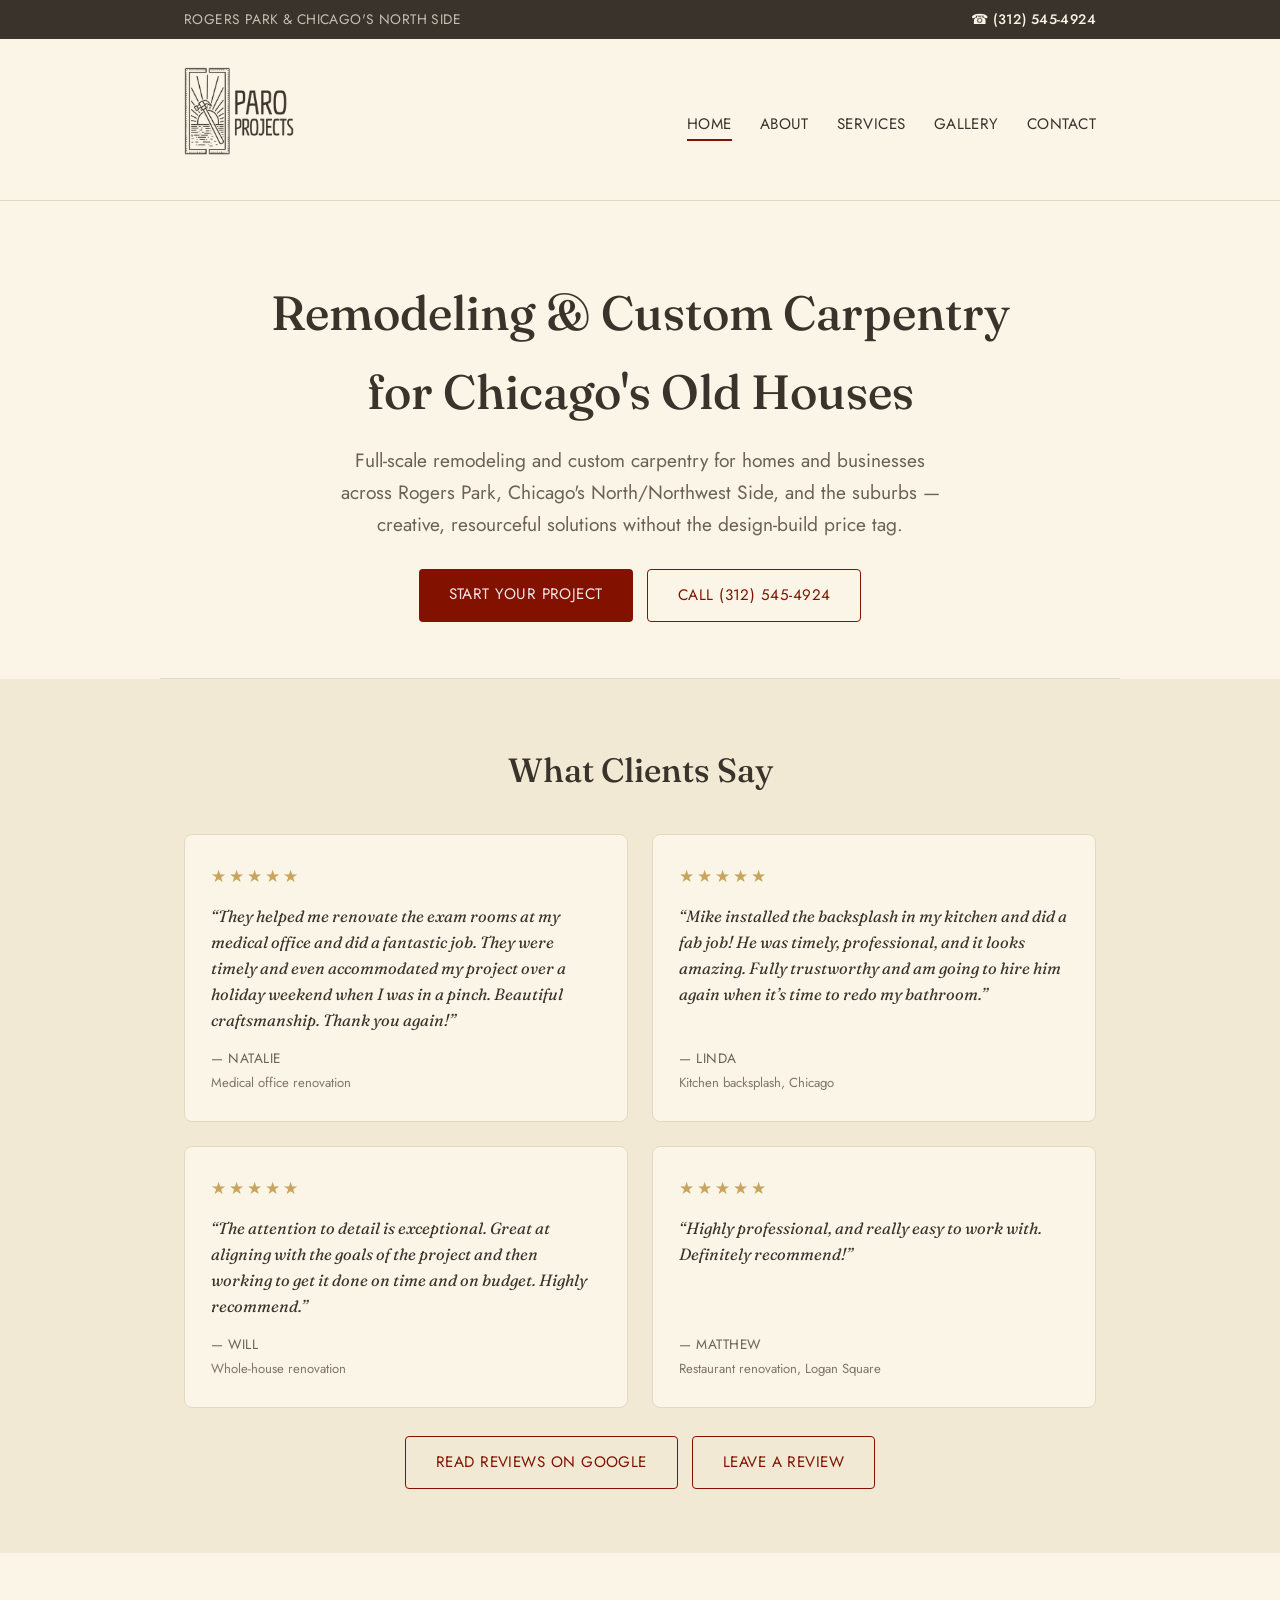
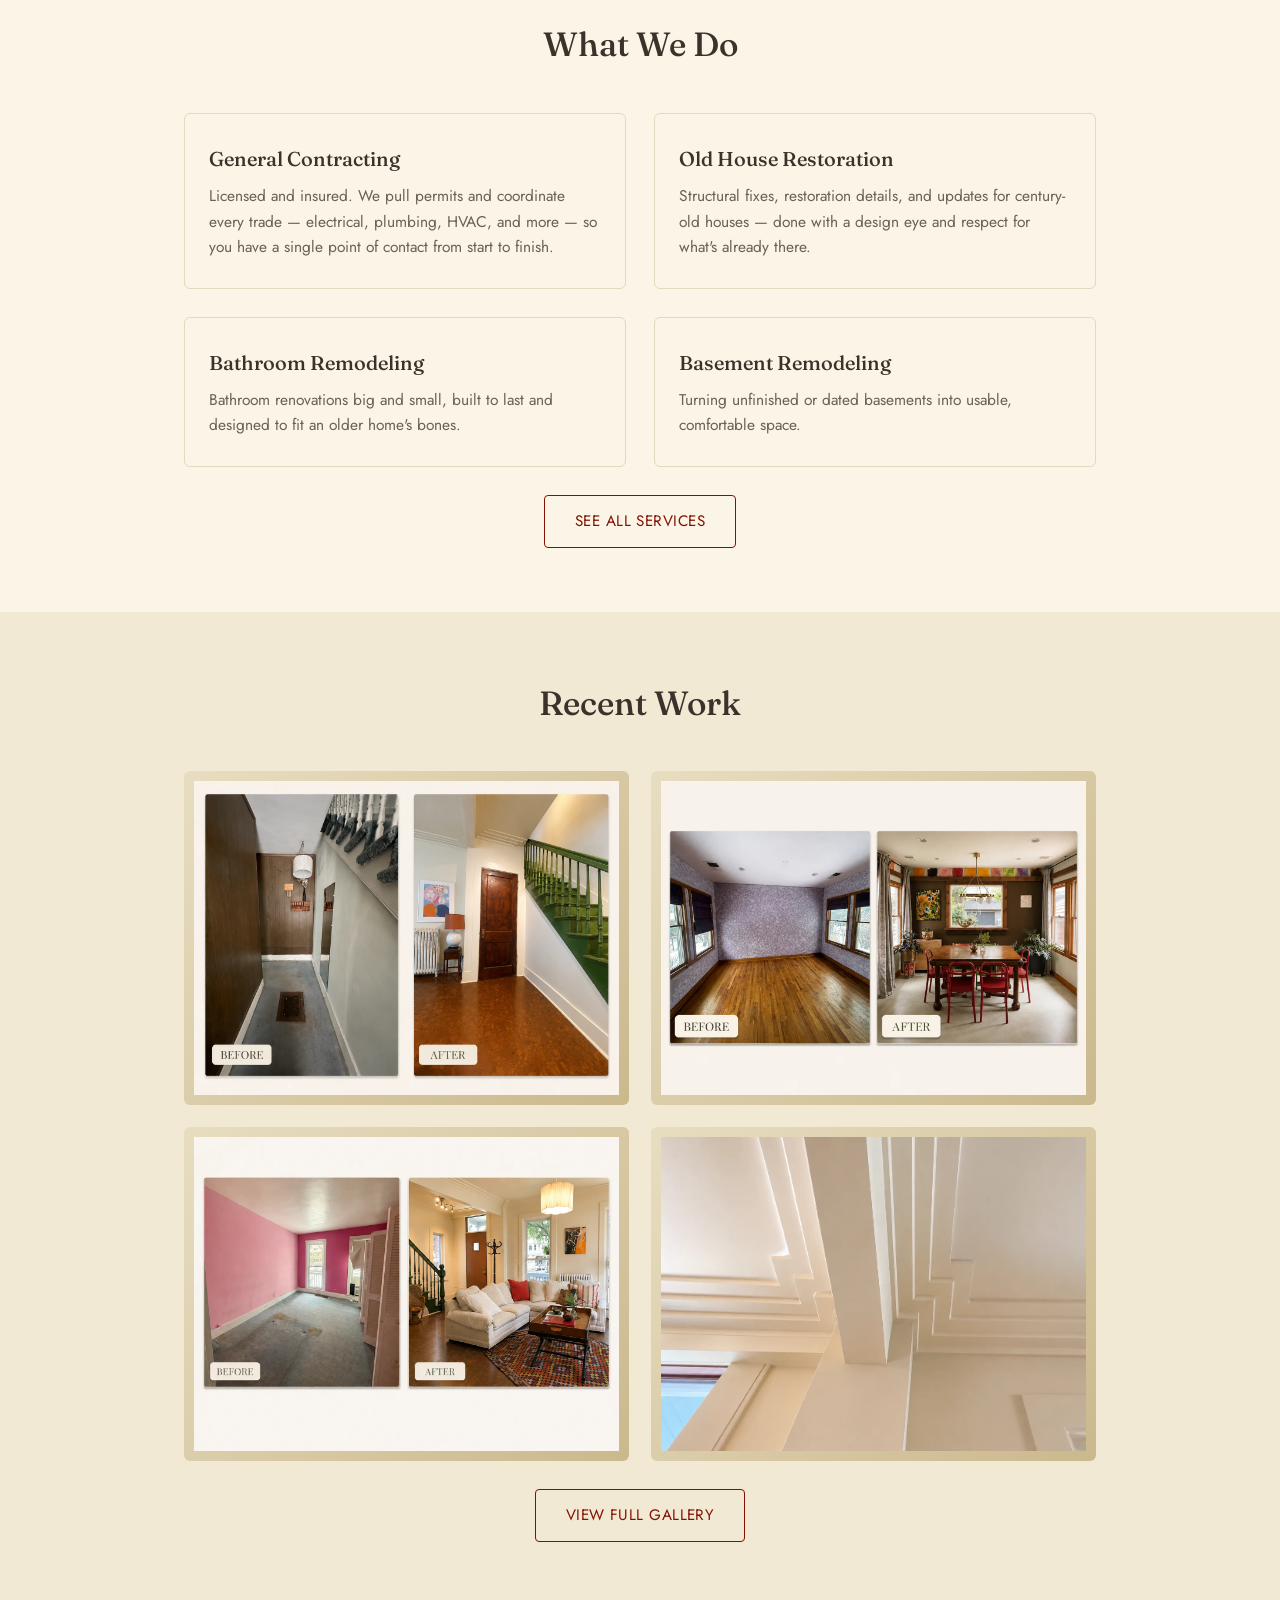
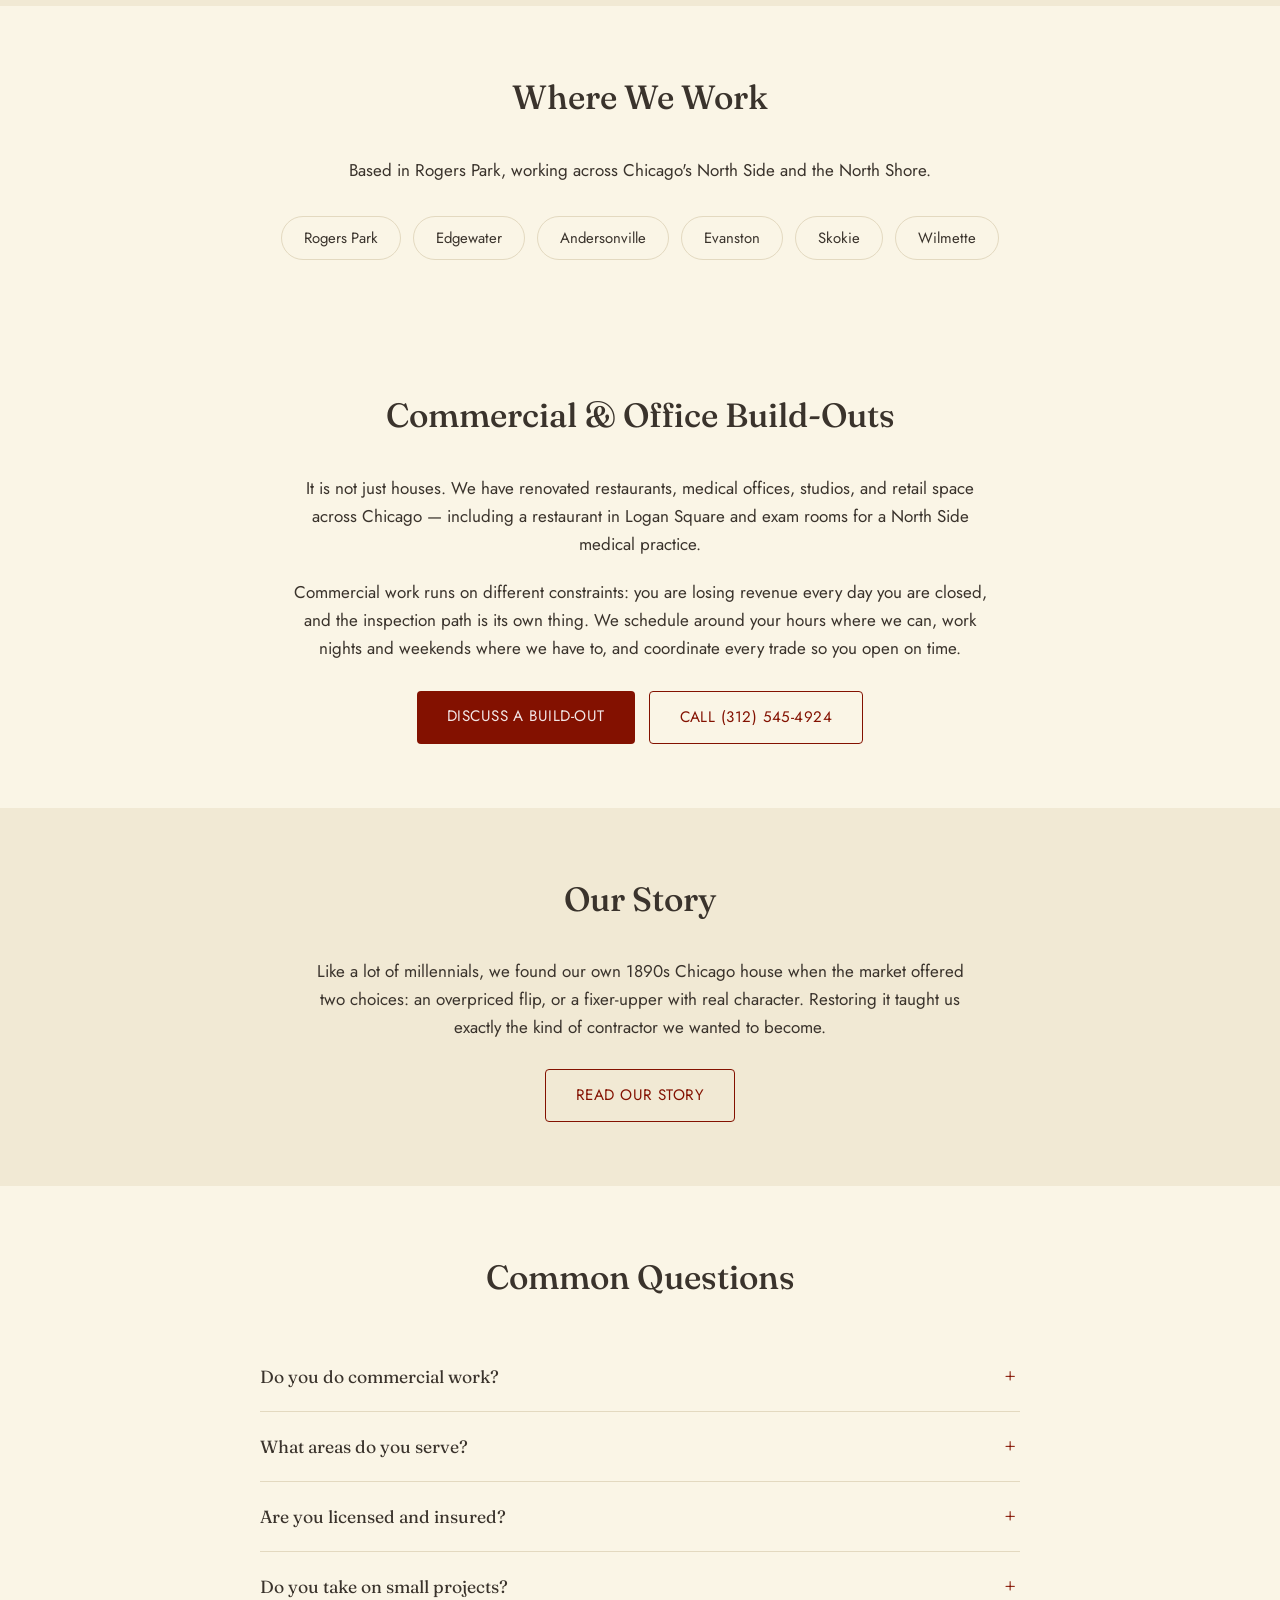
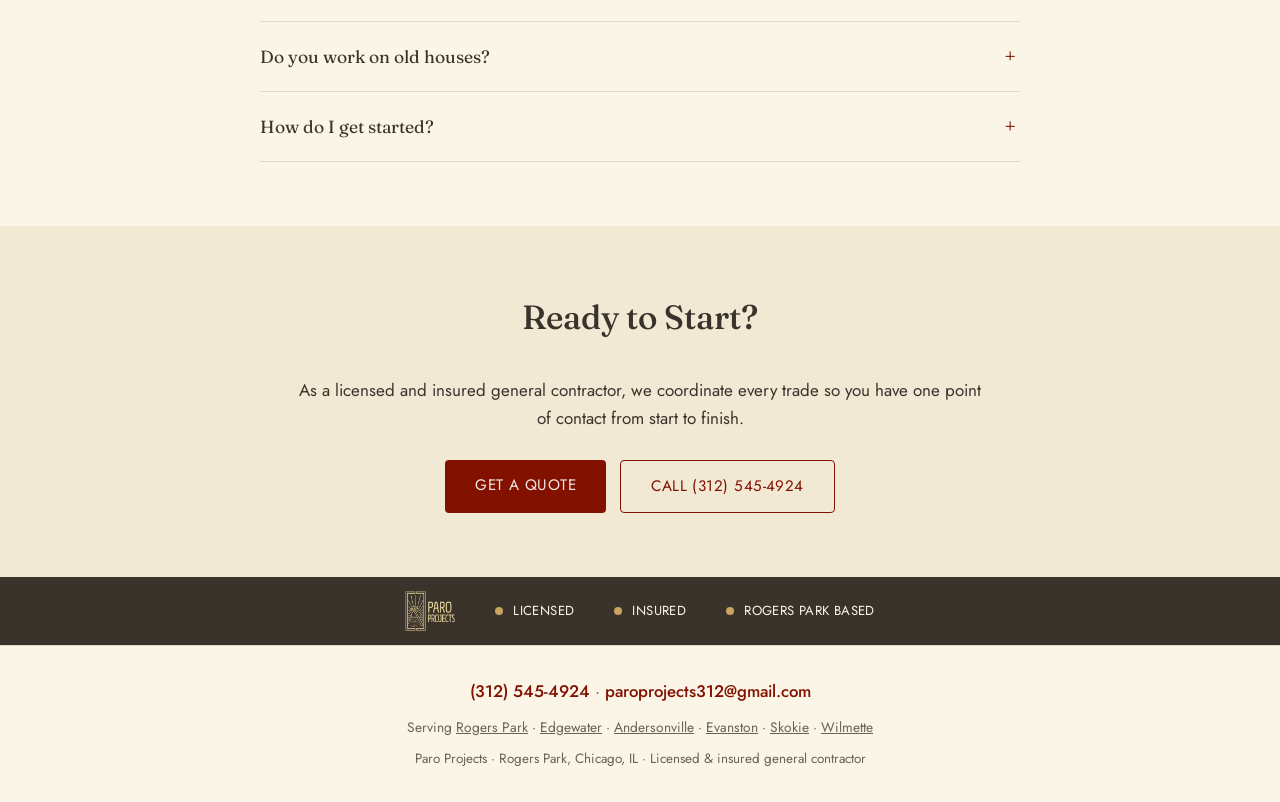
<file: index.html>
<!DOCTYPE html>
<html lang="en">
<head>
<meta charset="UTF-8">
<meta name="viewport" content="width=device-width, initial-scale=1.0">
<title>General Contractor in Rogers Park, Chicago | Paro Projects</title>
<meta name="description" content="Licensed and insured Chicago general contractor. Home remodeling, custom carpentry, and commercial build-outs in Rogers Park and citywide. Call (312) 545-4924.">
<link rel="canonical" href="https://www.paroprojects.com/">
<meta name="theme-color" content="#831100">
<meta name="robots" content="index, follow, max-image-preview:large">
<meta name="geo.region" content="US-IL">
<meta name="geo.placename" content="Chicago">

<meta property="og:type" content="website">
<meta property="og:site_name" content="Paro Projects">
<meta property="og:title" content="General Contractor in Rogers Park, Chicago | Paro Projects">
<meta property="og:description" content="Licensed and insured Chicago general contractor. Home remodeling, custom carpentry, and commercial build-outs in Rogers Park and citywide. Call (312) 545-4924.">
<meta property="og:url" content="https://www.paroprojects.com/">
<meta property="og:image" content="https://www.paroprojects.com/images/chicago-dining-room-remodel-before-after.webp">
<meta property="og:locale" content="en_US">
<meta name="twitter:card" content="summary_large_image">
<meta name="twitter:title" content="General Contractor in Rogers Park, Chicago | Paro Projects">
<meta name="twitter:description" content="Licensed and insured Chicago general contractor. Home remodeling, custom carpentry, and commercial build-outs in Rogers Park and citywide. Call (312) 545-4924.">
<meta name="twitter:image" content="https://www.paroprojects.com/images/chicago-dining-room-remodel-before-after.webp">

<link rel="icon" href="favicon-32.png" sizes="32x32">
<link rel="apple-touch-icon" href="apple-touch-icon.png">

<link rel="preconnect" href="https://fonts.googleapis.com">
<link rel="preconnect" href="https://fonts.gstatic.com" crossorigin>
<link rel="stylesheet" href="https://fonts.googleapis.com/css2?family=Fraunces:opsz,wght@9..144,400;9..144,500;9..144,600&family=Jost:wght@400;500&display=swap">
<link rel="stylesheet" href="style.css">

<script type="application/ld+json">
{
  "@context": "https://schema.org",
  "@type": "GeneralContractor",
  "@id": "https://www.paroprojects.com/#business",
  "name": "Paro Projects",
  "url": "https://www.paroprojects.com/",
  "email": "paroprojects312@gmail.com",
  "telephone": "+13125454924",
  "image": "https://www.paroprojects.com/images/chicago-dining-room-remodel-before-after.webp",
  "description": "Licensed and insured general contractor specializing in whole-house remodeling, kitchen and bathroom renovation, old house restoration, and custom carpentry for older homes in Rogers Park and across Chicago's North and Northwest Side and suburbs.",
  "address": {
    "@type": "PostalAddress",
    "addressLocality": "Chicago",
    "addressRegion": "IL",
    "addressCountry": "US"
  },
  "areaServed": [
    {
      "@type": "City",
      "name": "Rogers Park"
    },
    {
      "@type": "City",
      "name": "Edgewater"
    },
    {
      "@type": "City",
      "name": "Andersonville"
    },
    {
      "@type": "City",
      "name": "West Ridge"
    },
    {
      "@type": "City",
      "name": "Lincoln Square"
    },
    {
      "@type": "City",
      "name": "Logan Square"
    },
    {
      "@type": "City",
      "name": "Evanston"
    },
    {
      "@type": "City",
      "name": "Skokie"
    },
    {
      "@type": "City",
      "name": "Wilmette"
    },
    {
      "@type": "City",
      "name": "Chicago"
    }
  ],
  "knowsAbout": [
    "Home remodeling",
    "Commercial build-outs",
    "Restaurant renovation",
    "Medical office renovation",
    "Old house restoration",
    "Kitchen remodeling",
    "Bathroom remodeling",
    "Custom carpentry",
    "Built-ins",
    "Accessory dwelling units",
    "Basement remodeling"
  ],
  "priceRange": "$$",
  "openingHoursSpecification": [
    {
      "@type": "OpeningHoursSpecification",
      "dayOfWeek": [
        "Monday",
        "Tuesday",
        "Wednesday",
        "Thursday",
        "Friday"
      ],
      "opens": "08:00",
      "closes": "17:00"
    }
  ],
  "hasOfferCatalog": {
    "@type": "OfferCatalog",
    "name": "Construction & remodeling services",
    "itemListElement": [
      {
        "@type": "Offer",
        "itemOffered": {
          "@type": "Service",
          "name": "General contracting"
        }
      },
      {
        "@type": "Offer",
        "itemOffered": {
          "@type": "Service",
          "name": "Commercial & office build-outs"
        }
      },
      {
        "@type": "Offer",
        "itemOffered": {
          "@type": "Service",
          "name": "Restaurant renovation"
        }
      },
      {
        "@type": "Offer",
        "itemOffered": {
          "@type": "Service",
          "name": "Medical office renovation"
        }
      },
      {
        "@type": "Offer",
        "itemOffered": {
          "@type": "Service",
          "name": "Home remodeling & additions"
        }
      },
      {
        "@type": "Offer",
        "itemOffered": {
          "@type": "Service",
          "name": "Old house restoration"
        }
      },
      {
        "@type": "Offer",
        "itemOffered": {
          "@type": "Service",
          "name": "Kitchen remodeling"
        }
      },
      {
        "@type": "Offer",
        "itemOffered": {
          "@type": "Service",
          "name": "Bathroom remodeling"
        }
      },
      {
        "@type": "Offer",
        "itemOffered": {
          "@type": "Service",
          "name": "Custom carpentry & built-ins"
        }
      },
      {
        "@type": "Offer",
        "itemOffered": {
          "@type": "Service",
          "name": "Basement remodeling"
        }
      },
      {
        "@type": "Offer",
        "itemOffered": {
          "@type": "Service",
          "name": "Accessory dwelling units (ADUs)"
        }
      },
      {
        "@type": "Offer",
        "itemOffered": {
          "@type": "Service",
          "name": "Decks & patios"
        }
      },
      {
        "@type": "Offer",
        "itemOffered": {
          "@type": "Service",
          "name": "Custom saunas"
        }
      },
      {
        "@type": "Offer",
        "itemOffered": {
          "@type": "Service",
          "name": "She-sheds & backyard studios"
        }
      },
      {
        "@type": "Offer",
        "itemOffered": {
          "@type": "Service",
          "name": "Treehouses"
        }
      }
    ]
  }
}
</script>
<script type="application/ld+json">
{
  "@context": "https://schema.org",
  "@type": "WebSite",
  "name": "Paro Projects",
  "url": "https://www.paroprojects.com/"
}
</script>
<script type="application/ld+json">
{
  "@context": "https://schema.org",
  "@type": "FAQPage",
  "mainEntity": [
    {
      "@type": "Question",
      "name": "Do you do commercial work?",
      "acceptedAnswer": {
        "@type": "Answer",
        "text": "Yes. Alongside home remodeling we do commercial and office build-outs - restaurants, medical and dental offices, studios, and retail. We can work around your operating hours so you stay open, or run straight through to hit an opening date."
      }
    },
    {
      "@type": "Question",
      "name": "What areas do you serve?",
      "acceptedAnswer": {
        "@type": "Answer",
        "text": "We are based in Rogers Park and work across Chicago's North and Northwest Side and the northern suburbs - including Edgewater, Andersonville, West Ridge, Lincoln Square, Evanston, Skokie, and Wilmette."
      }
    },
    {
      "@type": "Question",
      "name": "Are you licensed and insured?",
      "acceptedAnswer": {
        "@type": "Answer",
        "text": "Yes. Paro Projects is a licensed and insured general contractor. We pull permits and coordinate every trade on your project."
      }
    },
    {
      "@type": "Question",
      "name": "Do you take on small projects?",
      "acceptedAnswer": {
        "@type": "Answer",
        "text": "Yes. We are happy to talk about a single built-in, a repair, or one room. No project is too small to ask about."
      }
    },
    {
      "@type": "Question",
      "name": "Do you work on old houses?",
      "acceptedAnswer": {
        "@type": "Answer",
        "text": "It is most of what we do. We restored our own 1890s Chicago house, and we specialize in renovating century-old homes without stripping out their character."
      }
    },
    {
      "@type": "Question",
      "name": "How do I get started?",
      "acceptedAnswer": {
        "@type": "Answer",
        "text": "Call us at (312) 545-4924 or fill out the form on our contact page. We follow up within two business days to talk through what you need."
      }
    }
  ]
}
</script>

<script async src="https://www.googletagmanager.com/gtag/js?id=G-7SHN7VHXN6"></script>
<script>
  window.dataLayer = window.dataLayer || [];
  function gtag(){dataLayer.push(arguments);}
  gtag('js', new Date());
  gtag('config', 'G-7SHN7VHXN6');
</script>
</head>
<body>
<a class="skip-link" href="#main">Skip to content</a>

<div class="topbar">
  <div class="wrap">
    <span class="topbar-area">Rogers Park &amp; Chicago's North Side</span>
    <a class="topbar-phone" href="tel:+13125454924" data-cta="topbar-call">
      <span aria-hidden="true">&#9742;</span> (312) 545-4924
    </a>
  </div>
</div>

<header class="site-header">
  <div class="wrap">
    <div class="wordmark">
      <a href="index.html">
        <img src="images/paro-projects-logo.webp" alt="Paro Projects"
             class="logo" width="110" height="88">
      </a>
    </div>
    <nav class="main-nav" aria-label="Main">
      <ul>
        <li><a href="index.html" class="active">Home</a></li>
        <li><a href="about.html">About</a></li>
        <li><a href="services.html">Services</a></li>
        <li><a href="gallery.html">Gallery</a></li>
        <li><a href="contact.html">Contact</a></li>
      </ul>
    </nav>
  </div>
</header>

<main id="main">

<div class="hero-text wrap hero-plain">
  <h1>Remodeling &amp; Custom Carpentry for Chicago's Old Houses</h1>
  <p class="tagline">Full-scale remodeling and custom carpentry for homes and businesses across Rogers Park, Chicago's North/Northwest Side, and the suburbs &mdash; creative, resourceful solutions without the design-build price tag.</p>
  <div class="cta-row cta-pair">
    <a href="contact.html" class="btn" data-cta="hero-quote">Start Your Project</a>
    <a href="tel:+13125454924" class="btn btn-outline" data-cta="hero-call">Call (312) 545-4924</a>
  </div>
</div>


<section class="alt" id="reviews">
  <div class="wrap">
    <h2>What Clients Say</h2>

    <!-- To auto-sync new Google reviews instead, paste a widget embed
         (Trustindex / Elfsight / EmbedSocial) here and delete the grid below. -->

    <div class="reviews-grid reviews-4">
      <blockquote class="review-card">
        <div class="stars" aria-label="5 out of 5 stars">&#9733;&#9733;&#9733;&#9733;&#9733;</div>
        <p>&ldquo;They helped me renovate the exam rooms at my medical office and did a fantastic job. They were timely and even accommodated my project over a holiday weekend when I was in a pinch. Beautiful craftsmanship. Thank you again!&rdquo;</p>
        <cite>&mdash; Natalie<span class="review-ctx">Medical office renovation</span></cite>
      </blockquote>
      <blockquote class="review-card">
        <div class="stars" aria-label="5 out of 5 stars">&#9733;&#9733;&#9733;&#9733;&#9733;</div>
        <p>&ldquo;Mike installed the backsplash in my kitchen and did a fab job! He was timely, professional, and it looks amazing. Fully trustworthy and am going to hire him again when it&rsquo;s time to redo my bathroom.&rdquo;</p>
        <cite>&mdash; Linda<span class="review-ctx">Kitchen backsplash, Chicago</span></cite>
      </blockquote>
      <blockquote class="review-card">
        <div class="stars" aria-label="5 out of 5 stars">&#9733;&#9733;&#9733;&#9733;&#9733;</div>
        <p>&ldquo;The attention to detail is exceptional. Great at aligning with the goals of the project and then working to get it done on time and on budget. Highly recommend.&rdquo;</p>
        <cite>&mdash; Will<span class="review-ctx">Whole-house renovation</span></cite>
      </blockquote>
      <blockquote class="review-card">
        <div class="stars" aria-label="5 out of 5 stars">&#9733;&#9733;&#9733;&#9733;&#9733;</div>
        <p>&ldquo;Highly professional, and really easy to work with. Definitely recommend!&rdquo;</p>
        <cite>&mdash; Matthew<span class="review-ctx">Restaurant renovation, Logan Square</span></cite>
      </blockquote>
    </div>

    <div class="cta-row cta-pair">
      <a href="https://www.google.com/maps?cid=3016855643462618345" class="btn btn-outline" target="_blank" rel="noopener" data-cta="read-reviews">Read Reviews on Google</a>
      <a href="https://g.page/r/CenMOEc5Bt4pEBM/review" class="btn btn-outline" target="_blank" rel="noopener" data-cta="write-review">Leave a Review</a>
    </div>
  </div>
</section>


<section>
  <div class="wrap">
    <h2>What We Do</h2>
    <div class="services-grid teaser">
      <div class="service-card">
        <h3>General Contracting</h3>
        <p>Licensed and insured. We pull permits and coordinate every trade &mdash; electrical, plumbing, HVAC, and more &mdash; so you have a single point of contact from start to finish.</p>
      </div>
      <div class="service-card">
        <h3>Old House Restoration</h3>
        <p>Structural fixes, restoration details, and updates for century-old houses &mdash; done with a design eye and respect for what's already there.</p>
      </div>
      <div class="service-card">
        <h3>Bathroom Remodeling</h3>
        <p>Bathroom renovations big and small, built to last and designed to fit an older home's bones.</p>
      </div>
      <div class="service-card">
        <h3>Basement Remodeling</h3>
        <p>Turning unfinished or dated basements into usable, comfortable space.</p>
      </div>
    </div>
    <div class="cta-row">
      <a href="services.html" class="btn btn-outline">See All Services</a>
    </div>
  </div>
</section>

<section class="alt">
  <div class="wrap">
    <h2>Recent Work</h2>
    <div class="gallery-grid">
      <div class="gallery-tile"><img src="images/rogers-park-entryway-staircase-remodel-before-after.webp" alt="Before and after of a Rogers Park entryway and staircase remodel &mdash; old house restoration and interior renovation in Chicago" width="1448" height="1086" loading="lazy" decoding="async"></div>
      <div class="gallery-tile"><img src="images/chicago-dining-room-remodel-before-after.webp" alt="Before and after of a Chicago dining room remodel with custom millwork and lighting, part of a whole-house renovation" width="1448" height="1086" loading="lazy" decoding="async"></div>
      <div class="gallery-tile"><img src="images/chicago-living-room-renovation-before-after.webp" alt="Before and after of a Chicago living room renovation, part of a whole-house home remodeling project" width="1448" height="1086" loading="lazy" decoding="async"></div>
      <div class="gallery-tile"><img src="images/custom-crown-molding-carpentry-detail.webp" alt="Custom crown molding and trim carpentry detail built by Paro Projects" width="1087" height="1040" loading="lazy" decoding="async"></div>
    </div>
    <div class="cta-row">
      <a href="gallery.html" class="btn btn-outline">View Full Gallery</a>
    </div>
  </div>
</section>

<section id="service-areas">
  <div class="wrap">
    <h2>Where We Work</h2>
    <p class="prose" style="text-align:center;">Based in Rogers Park, working across Chicago's North Side and the North Shore.</p>
    <div class="area-chips">
      <a href="rogers-park.html" class="area-chip">Rogers Park</a>
      <a href="edgewater.html" class="area-chip">Edgewater</a>
      <a href="andersonville.html" class="area-chip">Andersonville</a>
      <a href="evanston.html" class="area-chip">Evanston</a>
      <a href="skokie.html" class="area-chip">Skokie</a>
      <a href="wilmette.html" class="area-chip">Wilmette</a>
    </div>
  </div>
</section>

<section id="commercial">
  <div class="wrap">
    <h2>Commercial &amp; Office Build-Outs</h2>
    <div class="prose" style="text-align:center;">
      <p>It is not just houses. We have renovated restaurants, medical offices, studios, and retail
      space across Chicago &mdash; including a restaurant in Logan Square and exam rooms for a
      North Side medical practice.</p>
      <p>Commercial work runs on different constraints: you are losing revenue every day you are
      closed, and the inspection path is its own thing. We schedule around your hours where we can,
      work nights and weekends where we have to, and coordinate every trade so you open on time.</p>
    </div>
    <div class="cta-row cta-pair">
      <a href="contact.html" class="btn" data-cta="commercial-quote">Discuss a Build-Out</a>
      <a href="tel:+13125454924" class="btn btn-outline" data-cta="commercial-call">Call (312) 545-4924</a>
    </div>
  </div>
</section>

<section class="alt">
  <div class="wrap prose" style="text-align:center;">
    <h2>Our Story</h2>
    <p>Like a lot of millennials, we found our own 1890s Chicago house when the market offered two choices: an overpriced flip, or a fixer-upper with real character. Restoring it taught us exactly the kind of contractor we wanted to become.</p>
    <div class="cta-row">
      <a href="about.html" class="btn btn-outline">Read Our Story</a>
    </div>
  </div>
</section>


<section id="faq">
  <div class="wrap">
    <h2>Common Questions</h2>
    <div class="faq-list">
      <details class="faq">
        <summary>Do you do commercial work?</summary>
        <p>Yes. Alongside home remodeling we do commercial and office build-outs - restaurants, medical and dental offices, studios, and retail. We can work around your operating hours so you stay open, or run straight through to hit an opening date.</p>
      </details>
      <details class="faq">
        <summary>What areas do you serve?</summary>
        <p>We are based in Rogers Park and work across Chicago's North and Northwest Side and the northern suburbs &mdash; including Edgewater, Andersonville, West Ridge, Lincoln Square, Evanston, Skokie, and Wilmette.</p>
      </details>
      <details class="faq">
        <summary>Are you licensed and insured?</summary>
        <p>Yes. Paro Projects is a licensed and insured general contractor. We pull permits and coordinate every trade on your project.</p>
      </details>
      <details class="faq">
        <summary>Do you take on small projects?</summary>
        <p>Yes. We are happy to talk about a single built-in, a repair, or one room. No project is too small to ask about.</p>
      </details>
      <details class="faq">
        <summary>Do you work on old houses?</summary>
        <p>It is most of what we do. We restored our own 1890s Chicago house, and we specialize in renovating century-old homes without stripping out their character.</p>
      </details>
      <details class="faq">
        <summary>How do I get started?</summary>
        <p>Call us at (312) 545-4924 or fill out the form on our contact page. We follow up within two business days to talk through what you need.</p>
      </details>
    </div>
  </div>
</section>



<section class="alt cta-band">
  <div class="wrap">
    <h2>Ready to Start?</h2>
    <p class="prose" style="text-align:center;">As a licensed and insured general contractor, we coordinate every trade so you have one point of contact from start to finish.</p>
    <div class="cta-row cta-pair">
      <a href="contact.html" class="btn" data-cta="quote">Get a Quote</a>
      <a href="tel:+13125454924" class="btn btn-outline" data-cta="band-call">Call (312) 545-4924</a>
    </div>
  </div>
</section>


</main>

<div class="credentials-strip slim">
  <div class="wrap">
    <img src="images/paro-projects-logo-gold.webp" alt="" class="strip-logo"
         width="90" height="72" loading="lazy">
    <div class="credential-badge"><span class="dot"></span>Licensed</div>
    <div class="credential-badge"><span class="dot"></span>Insured</div>
    <div class="credential-badge"><span class="dot"></span>Rogers Park Based</div>
  </div>
</div>

<footer>
  <div class="wrap">
    <p class="footer-contact">
      <a href="tel:+13125454924" data-cta="footer-call">(312) 545-4924</a>
      &middot;
      <a href="mailto:paroprojects312@gmail.com">paroprojects312@gmail.com</a>
    </p>
    <p class="footer-areas">Serving <a href="rogers-park.html">Rogers Park</a> &middot; <a href="edgewater.html">Edgewater</a> &middot; <a href="andersonville.html">Andersonville</a> &middot; <a href="evanston.html">Evanston</a> &middot; <a href="skokie.html">Skokie</a> &middot; <a href="wilmette.html">Wilmette</a></p>
    <p class="footer-legal">Paro Projects &middot; Rogers Park, Chicago, IL &middot; Licensed &amp; insured general contractor</p>
  </div>
</footer>

<div class="mobile-cta" role="complementary" aria-label="Contact Paro Projects">
  <a href="tel:+13125454924" class="mobile-cta-btn call" data-cta="sticky-call">Call Now</a>
  <a href="contact.html" class="mobile-cta-btn quote" data-cta="sticky-quote">Get a Quote</a>
</div>

<script src="site.js" defer></script>
</body>
</html>
</file>
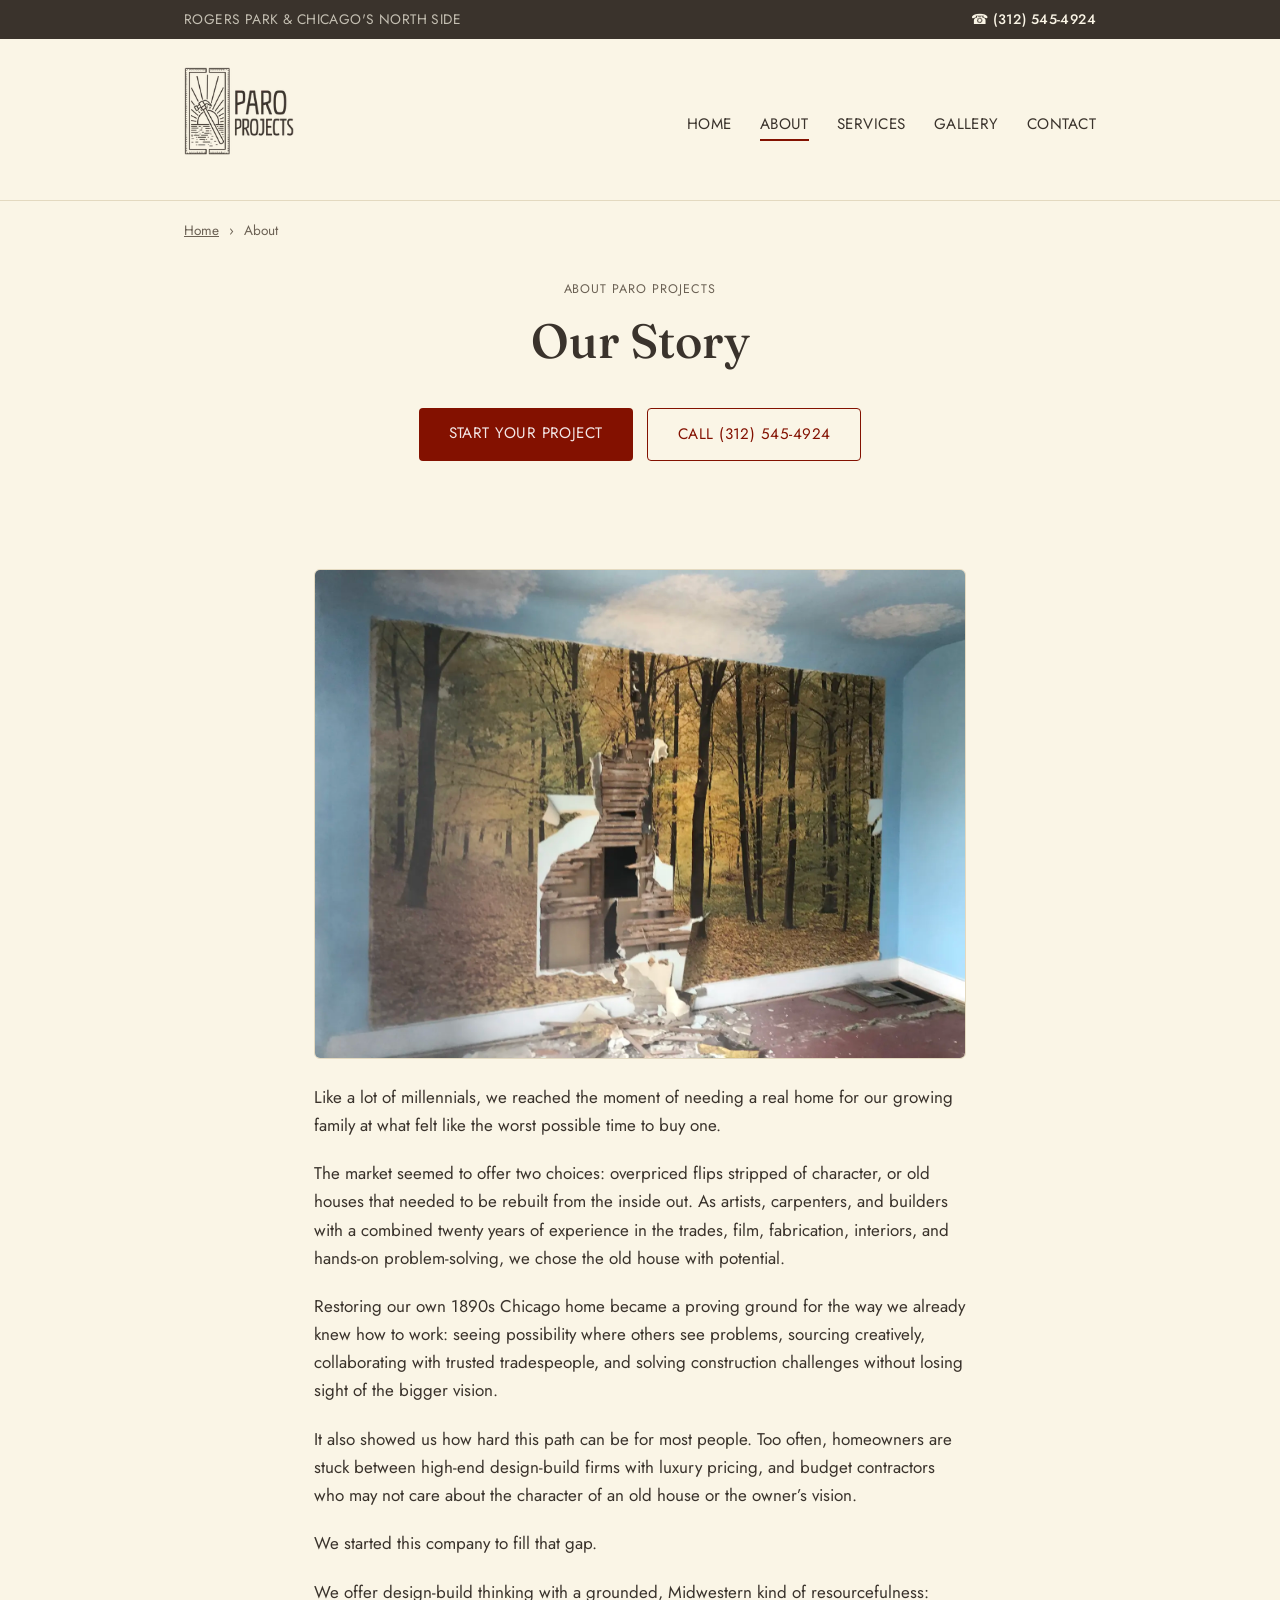
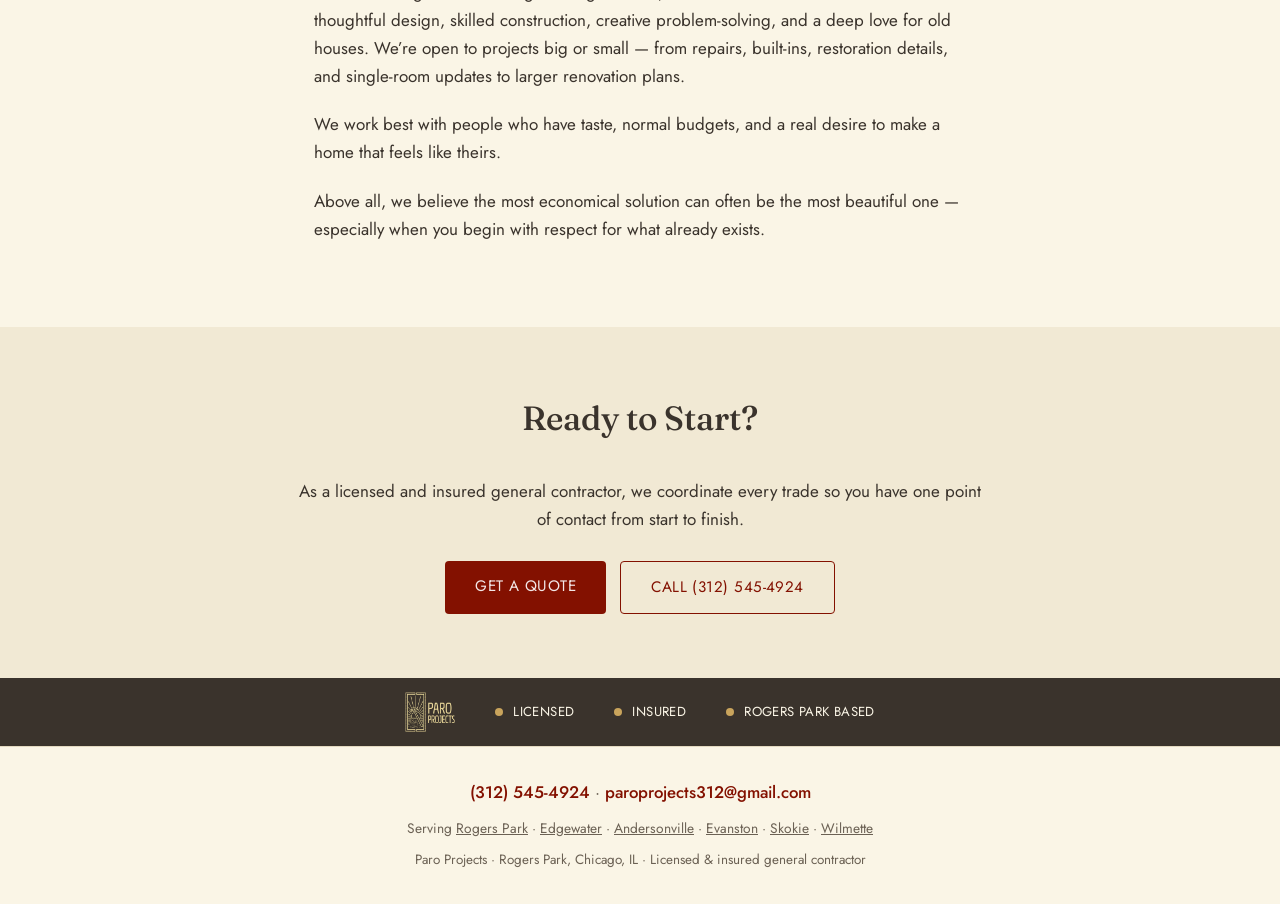
<file: about.html>
<!DOCTYPE html>
<html lang="en">
<head>
<meta charset="UTF-8">
<meta name="viewport" content="width=device-width, initial-scale=1.0">
<title>About Paro Projects | Chicago General Contractor</title>
<meta name="description" content="Meet Paro Projects &mdash; a husband-and-wife team who restored their own 1890s Chicago house and now bring the same care to remodeling and custom carpentry across Rogers Park and the North Side.">
<link rel="canonical" href="https://www.paroprojects.com/about.html">
<meta name="theme-color" content="#831100">
<meta name="robots" content="index, follow, max-image-preview:large">
<meta name="geo.region" content="US-IL">
<meta name="geo.placename" content="Chicago">

<meta property="og:type" content="website">
<meta property="og:site_name" content="Paro Projects">
<meta property="og:title" content="About Paro Projects | Chicago General Contractor">
<meta property="og:description" content="Meet Paro Projects &mdash; a husband-and-wife team who restored their own 1890s Chicago house and now bring the same care to remodeling and custom carpentry across Rogers Park and the North Side.">
<meta property="og:url" content="https://www.paroprojects.com/about.html">
<meta property="og:image" content="https://www.paroprojects.com/images/chicago-living-room-renovation-before-after.webp">
<meta property="og:locale" content="en_US">
<meta name="twitter:card" content="summary_large_image">
<meta name="twitter:title" content="About Paro Projects | Chicago General Contractor">
<meta name="twitter:description" content="Meet Paro Projects &mdash; a husband-and-wife team who restored their own 1890s Chicago house and now bring the same care to remodeling and custom carpentry across Rogers Park and the North Side.">
<meta name="twitter:image" content="https://www.paroprojects.com/images/chicago-living-room-renovation-before-after.webp">

<link rel="icon" href="favicon-32.png" sizes="32x32">
<link rel="apple-touch-icon" href="apple-touch-icon.png">

<link rel="preconnect" href="https://fonts.googleapis.com">
<link rel="preconnect" href="https://fonts.gstatic.com" crossorigin>
<link rel="stylesheet" href="https://fonts.googleapis.com/css2?family=Fraunces:opsz,wght@9..144,400;9..144,500;9..144,600&family=Jost:wght@400;500&display=swap">
<link rel="stylesheet" href="style.css">

<script type="application/ld+json">
{
  "@context": "https://schema.org",
  "@type": "BreadcrumbList",
  "itemListElement": [
    {
      "@type": "ListItem",
      "position": 1,
      "name": "Home",
      "item": "https://www.paroprojects.com/index.html"
    },
    {
      "@type": "ListItem",
      "position": 2,
      "name": "About"
    }
  ]
}
</script>

<script async src="https://www.googletagmanager.com/gtag/js?id=G-7SHN7VHXN6"></script>
<script>
  window.dataLayer = window.dataLayer || [];
  function gtag(){dataLayer.push(arguments);}
  gtag('js', new Date());
  gtag('config', 'G-7SHN7VHXN6');
</script>
</head>
<body>
<a class="skip-link" href="#main">Skip to content</a>

<div class="topbar">
  <div class="wrap">
    <span class="topbar-area">Rogers Park &amp; Chicago's North Side</span>
    <a class="topbar-phone" href="tel:+13125454924" data-cta="topbar-call">
      <span aria-hidden="true">&#9742;</span> (312) 545-4924
    </a>
  </div>
</div>

<header class="site-header">
  <div class="wrap">
    <div class="wordmark">
      <a href="index.html">
        <img src="images/paro-projects-logo.webp" alt="Paro Projects"
             class="logo" width="110" height="88">
      </a>
    </div>
    <nav class="main-nav" aria-label="Main">
      <ul>
        <li><a href="index.html">Home</a></li>
        <li><a href="about.html" class="active">About</a></li>
        <li><a href="services.html">Services</a></li>
        <li><a href="gallery.html">Gallery</a></li>
        <li><a href="contact.html">Contact</a></li>
      </ul>
    </nav>
  </div>
</header>

<main id="main">

<nav class="breadcrumb wrap" aria-label="Breadcrumb">
  <a href="index.html">Home</a> <span aria-hidden="true">&rsaquo;</span> <span>About</span>
</nav>

<div class="hero-text wrap" style="padding-top:32px;">
  <span class="eyebrow" style="text-align:center;">About Paro Projects</span>
  <h1>Our Story</h1>
  <div class="cta-row cta-pair">
    <a href="contact.html" class="btn" data-cta="about-quote">Start Your Project</a>
    <a href="tel:+13125454924" class="btn btn-outline" data-cta="about-call">Call (312) 545-4924</a>
  </div>
</div>

<section>
  <div class="wrap prose">
    <figure class="story-photo">
      <img src="images/paro-projects-about-creative-fabrication.webp"
           alt="A custom-built rustic doorway and woodland mural feature, an example of Paro Projects' background in creative fabrication"
           width="1600" height="1200" loading="lazy">
    </figure>
    <p>Like a lot of millennials, we reached the moment of needing a real home for our growing family at what felt like the worst possible time to buy one.</p>
    <p>The market seemed to offer two choices: overpriced flips stripped of character, or old houses that needed to be rebuilt from the inside out. As artists, carpenters, and builders with a combined twenty years of experience in the trades, film, fabrication, interiors, and hands-on problem-solving, we chose the old house with potential.</p>
    <p>Restoring our own 1890s Chicago home became a proving ground for the way we already knew how to work: seeing possibility where others see problems, sourcing creatively, collaborating with trusted tradespeople, and solving construction challenges without losing sight of the bigger vision.</p>
    <p>It also showed us how hard this path can be for most people. Too often, homeowners are stuck between high-end design-build firms with luxury pricing, and budget contractors who may not care about the character of an old house or the owner&rsquo;s vision.</p>
    <p>We started this company to fill that gap.</p>
    <p>We offer design-build thinking with a grounded, Midwestern kind of resourcefulness: thoughtful design, skilled construction, creative problem-solving, and a deep love for old houses. We&rsquo;re open to projects big or small &mdash; from repairs, built-ins, restoration details, and single-room updates to larger renovation plans.</p>
    <p>We work best with people who have taste, normal budgets, and a real desire to make a home that feels like theirs.</p>
    <p>Above all, we believe the most economical solution can often be the most beautiful one &mdash; especially when you begin with respect for what already exists.</p>
  </div>
</section>

<section class="alt cta-band">
  <div class="wrap">
    <h2>Ready to Start?</h2>
    <p class="prose" style="text-align:center;">As a licensed and insured general contractor, we coordinate every trade so you have one point of contact from start to finish.</p>
    <div class="cta-row cta-pair">
      <a href="contact.html" class="btn" data-cta="quote">Get a Quote</a>
      <a href="tel:+13125454924" class="btn btn-outline" data-cta="band-call">Call (312) 545-4924</a>
    </div>
  </div>
</section>

</main>

<div class="credentials-strip slim">
  <div class="wrap">
    <img src="images/paro-projects-logo-gold.webp" alt="" class="strip-logo"
         width="90" height="72" loading="lazy">
    <div class="credential-badge"><span class="dot"></span>Licensed</div>
    <div class="credential-badge"><span class="dot"></span>Insured</div>
    <div class="credential-badge"><span class="dot"></span>Rogers Park Based</div>
  </div>
</div>

<footer>
  <div class="wrap">
    <p class="footer-contact">
      <a href="tel:+13125454924" data-cta="footer-call">(312) 545-4924</a>
      &middot;
      <a href="mailto:paroprojects312@gmail.com">paroprojects312@gmail.com</a>
    </p>
    <p class="footer-areas">Serving <a href="rogers-park.html">Rogers Park</a> &middot; <a href="edgewater.html">Edgewater</a> &middot; <a href="andersonville.html">Andersonville</a> &middot; <a href="evanston.html">Evanston</a> &middot; <a href="skokie.html">Skokie</a> &middot; <a href="wilmette.html">Wilmette</a></p>
    <p class="footer-legal">Paro Projects &middot; Rogers Park, Chicago, IL &middot; Licensed &amp; insured general contractor</p>
  </div>
</footer>

<div class="mobile-cta" role="complementary" aria-label="Contact Paro Projects">
  <a href="tel:+13125454924" class="mobile-cta-btn call" data-cta="sticky-call">Call Now</a>
  <a href="contact.html" class="mobile-cta-btn quote" data-cta="sticky-quote">Get a Quote</a>
</div>

<script src="site.js" defer></script>
</body>
</html>
</file>
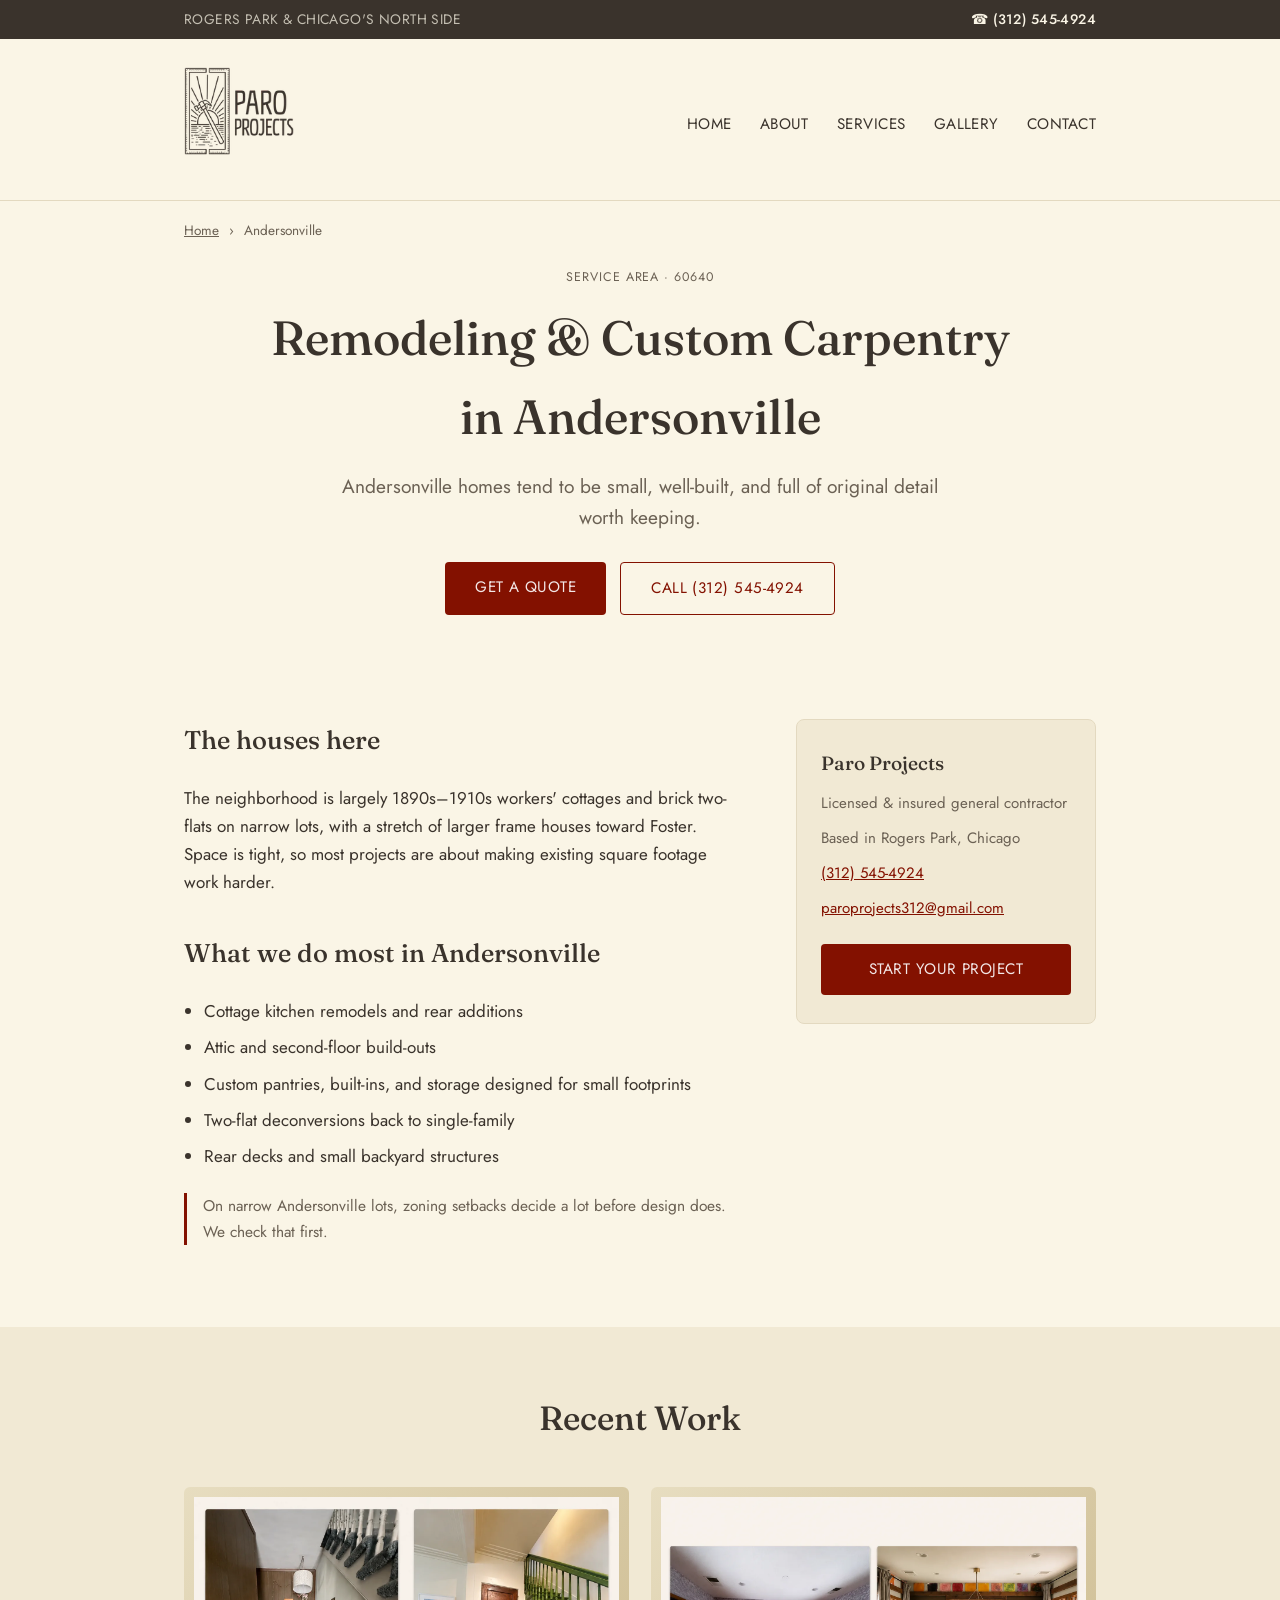
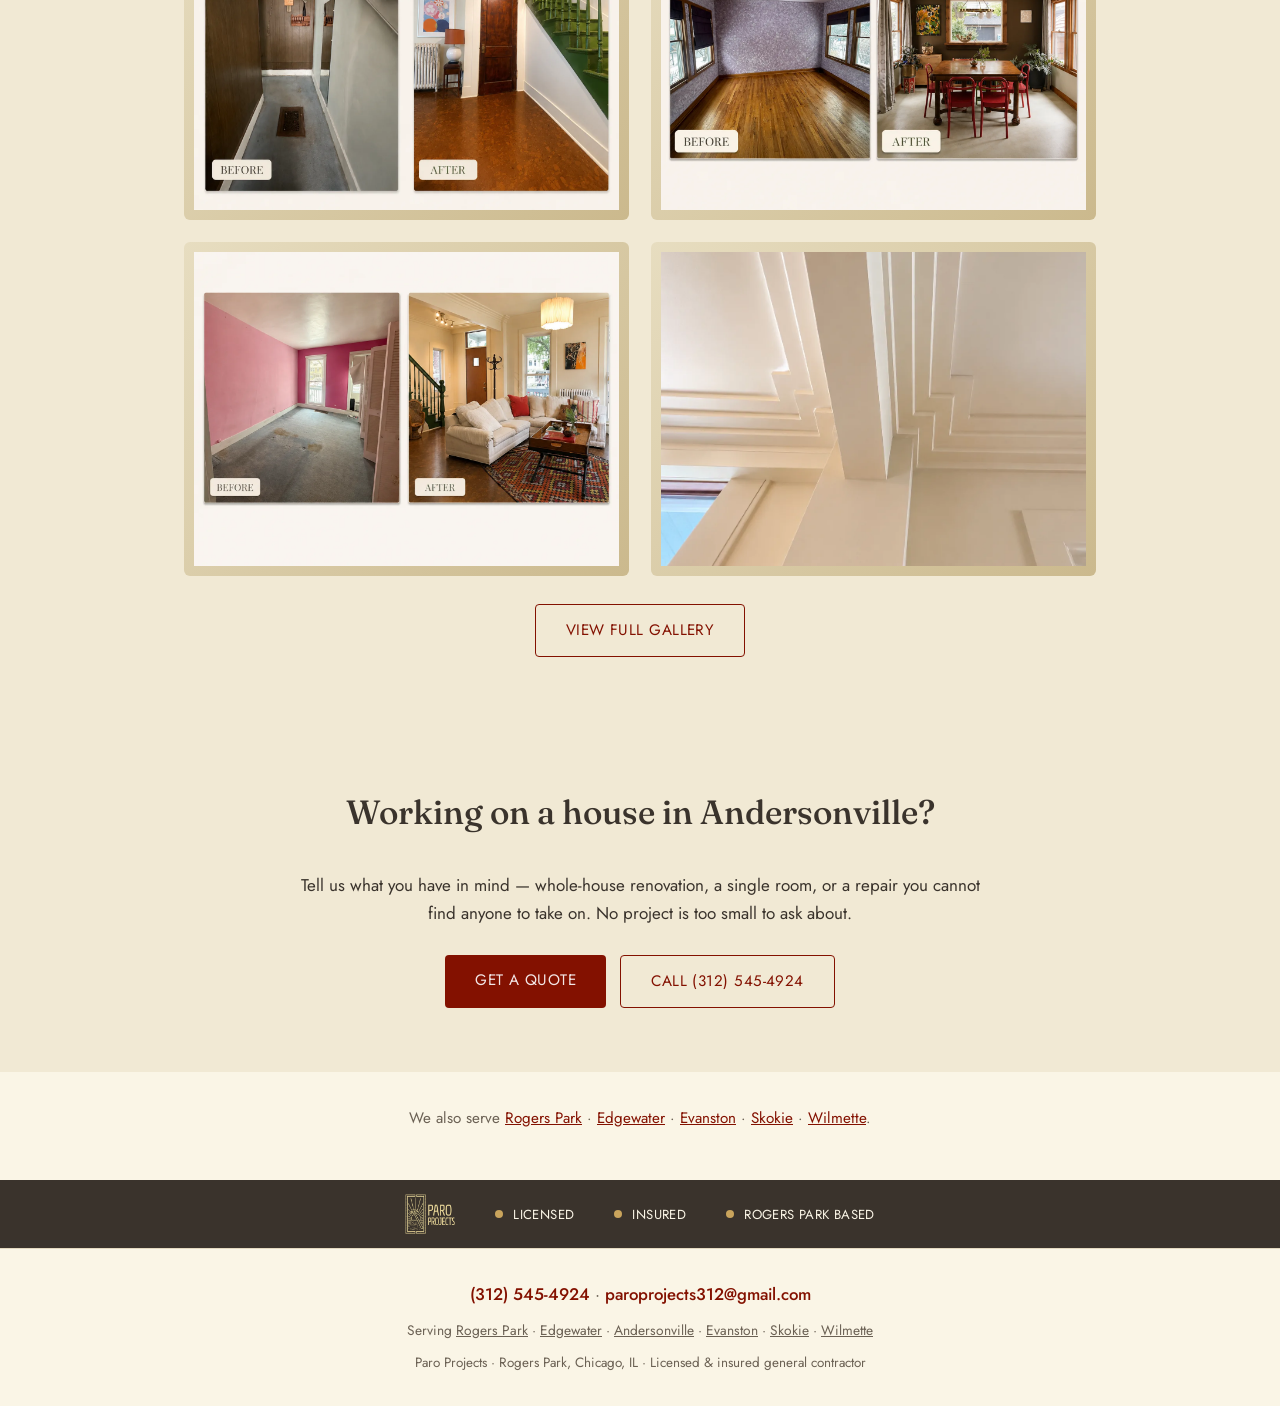
<file: andersonville.html>
<!DOCTYPE html>
<html lang="en">
<head>
<meta charset="UTF-8">
<meta name="viewport" content="width=device-width, initial-scale=1.0">
<title>Andersonville Remodeling &amp; General Contractor | Paro Projects</title>
<meta name="description" content="Licensed and insured general contractor in Andersonville. Remodeling, restoration, and custom carpentry for older homes. Call (312) 545-4924.">
<link rel="canonical" href="https://www.paroprojects.com/andersonville.html">
<meta name="theme-color" content="#831100">
<meta name="robots" content="index, follow, max-image-preview:large">
<meta name="geo.region" content="US-IL">
<meta name="geo.placename" content="Chicago">

<meta property="og:type" content="website">
<meta property="og:site_name" content="Paro Projects">
<meta property="og:title" content="Andersonville Remodeling &amp; General Contractor | Paro Projects">
<meta property="og:description" content="Licensed and insured general contractor in Andersonville. Remodeling, restoration, and custom carpentry for older homes. Call (312) 545-4924.">
<meta property="og:url" content="https://www.paroprojects.com/andersonville.html">
<meta property="og:image" content="https://www.paroprojects.com/images/chicago-dining-room-remodel-before-after.webp">
<meta property="og:locale" content="en_US">
<meta name="twitter:card" content="summary_large_image">
<meta name="twitter:title" content="Andersonville Remodeling &amp; General Contractor | Paro Projects">
<meta name="twitter:description" content="Licensed and insured general contractor in Andersonville. Remodeling, restoration, and custom carpentry for older homes. Call (312) 545-4924.">
<meta name="twitter:image" content="https://www.paroprojects.com/images/chicago-dining-room-remodel-before-after.webp">

<link rel="icon" href="favicon-32.png" sizes="32x32">
<link rel="apple-touch-icon" href="apple-touch-icon.png">

<link rel="preconnect" href="https://fonts.googleapis.com">
<link rel="preconnect" href="https://fonts.gstatic.com" crossorigin>
<link rel="stylesheet" href="https://fonts.googleapis.com/css2?family=Fraunces:opsz,wght@9..144,400;9..144,500;9..144,600&family=Jost:wght@400;500&display=swap">
<link rel="stylesheet" href="style.css">

<script type="application/ld+json">
{
  "@context": "https://schema.org",
  "@type": "Service",
  "serviceType": "Home remodeling and general contracting",
  "provider": {
    "@type": "GeneralContractor",
    "@id": "https://www.paroprojects.com/#business",
    "name": "Paro Projects",
    "telephone": "+13125454924"
  },
  "areaServed": {
    "@type": "City",
    "name": "Andersonville",
    "containedInPlace": {
      "@type": "State",
      "name": "Illinois"
    }
  },
  "description": "Remodeling, restoration, and custom carpentry for homes in Andersonville, Illinois."
}
</script>
<script type="application/ld+json">
{
  "@context": "https://schema.org",
  "@type": "BreadcrumbList",
  "itemListElement": [
    {
      "@type": "ListItem",
      "position": 1,
      "name": "Home",
      "item": "https://www.paroprojects.com/index.html"
    },
    {
      "@type": "ListItem",
      "position": 2,
      "name": "Service Areas"
    },
    {
      "@type": "ListItem",
      "position": 3,
      "name": "Andersonville"
    }
  ]
}
</script>

<script async src="https://www.googletagmanager.com/gtag/js?id=G-7SHN7VHXN6"></script>
<script>
  window.dataLayer = window.dataLayer || [];
  function gtag(){dataLayer.push(arguments);}
  gtag('js', new Date());
  gtag('config', 'G-7SHN7VHXN6');
</script>
</head>
<body>
<a class="skip-link" href="#main">Skip to content</a>

<div class="topbar">
  <div class="wrap">
    <span class="topbar-area">Rogers Park &amp; Chicago's North Side</span>
    <a class="topbar-phone" href="tel:+13125454924" data-cta="topbar-call">
      <span aria-hidden="true">&#9742;</span> (312) 545-4924
    </a>
  </div>
</div>

<header class="site-header">
  <div class="wrap">
    <div class="wordmark">
      <a href="index.html">
        <img src="images/paro-projects-logo.webp" alt="Paro Projects"
             class="logo" width="110" height="88">
      </a>
    </div>
    <nav class="main-nav" aria-label="Main">
      <ul>
        <li><a href="index.html">Home</a></li>
        <li><a href="about.html">About</a></li>
        <li><a href="services.html">Services</a></li>
        <li><a href="gallery.html">Gallery</a></li>
        <li><a href="contact.html">Contact</a></li>
      </ul>
    </nav>
  </div>
</header>

<main id="main">

<nav class="breadcrumb wrap" aria-label="Breadcrumb">
  <a href="index.html">Home</a> <span aria-hidden="true">&rsaquo;</span> <span>Andersonville</span>
</nav>

<div class="hero-text wrap area-hero">
  <p class="eyebrow">Service Area &middot; 60640</p>
  <h1>Remodeling &amp; Custom Carpentry in Andersonville</h1>
  <p class="tagline">Andersonville homes tend to be small, well-built, and full of original detail worth keeping.</p>
  <div class="cta-row cta-pair">
    <a href="contact.html" class="btn" data-cta="area-quote">Get a Quote</a>
    <a href="tel:+13125454924" class="btn btn-outline" data-cta="area-call">Call (312) 545-4924</a>
  </div>
</div>

<section>
  <div class="wrap">
    <div class="area-layout">
      <div class="prose area-prose">
        <h2>The houses here</h2>
        <p>The neighborhood is largely 1890s&ndash;1910s workers' cottages and brick two-flats on narrow lots, with a stretch of larger frame houses toward Foster. Space is tight, so most projects are about making existing square footage work harder.</p>
        <h2>What we do most in Andersonville</h2>
        <ul class="area-list">
        <li>Cottage kitchen remodels and rear additions</li>
        <li>Attic and second-floor build-outs</li>
        <li>Custom pantries, built-ins, and storage designed for small footprints</li>
        <li>Two-flat deconversions back to single-family</li>
        <li>Rear decks and small backyard structures</li>
        </ul>
        <p class="area-note">On narrow Andersonville lots, zoning setbacks decide a lot before design does. We check that first.</p>
      </div>
      <aside class="area-aside">
        <h3>Paro Projects</h3>
        <p class="area-aside-line">Licensed &amp; insured general contractor</p>
        <p class="area-aside-line">Based in Rogers Park, Chicago</p>
        <p class="area-aside-line"><a href="tel:+13125454924" data-cta="aside-call">(312) 545-4924</a></p>
        <p class="area-aside-line"><a href="mailto:paroprojects312@gmail.com">paroprojects312@gmail.com</a></p>
        <a href="contact.html" class="btn" data-cta="aside-quote">Start Your Project</a>
      </aside>
    </div>
  </div>
</section>

<section class="alt">
  <div class="wrap">
    <h2>Recent Work</h2>
    <div class="gallery-grid">
      <div class="gallery-tile"><img src="images/rogers-park-entryway-staircase-remodel-before-after.webp" alt="Before and after of a Rogers Park entryway and staircase remodel &mdash; old house restoration and interior renovation in Chicago" width="1448" height="1086" loading="lazy" decoding="async"></div>
      <div class="gallery-tile"><img src="images/chicago-dining-room-remodel-before-after.webp" alt="Before and after of a Chicago dining room remodel with custom millwork and lighting, part of a whole-house renovation" width="1448" height="1086" loading="lazy" decoding="async"></div>
      <div class="gallery-tile"><img src="images/chicago-living-room-renovation-before-after.webp" alt="Before and after of a Chicago living room renovation, part of a whole-house home remodeling project" width="1448" height="1086" loading="lazy" decoding="async"></div>
      <div class="gallery-tile"><img src="images/custom-crown-molding-carpentry-detail.webp" alt="Custom crown molding and trim carpentry detail built by Paro Projects" width="1087" height="1040" loading="lazy" decoding="async"></div>
    </div>
    <div class="cta-row">
      <a href="gallery.html" class="btn btn-outline">View Full Gallery</a>
    </div>
  </div>
</section>


<section class="alt cta-band">
  <div class="wrap">
    <h2>Working on a house in Andersonville?</h2>
    <p class="prose" style="text-align:center;">Tell us what you have in mind &mdash; whole-house renovation, a single room, or a repair you cannot find anyone to take on. No project is too small to ask about.</p>
    <div class="cta-row cta-pair">
      <a href="contact.html" class="btn" data-cta="quote">Get a Quote</a>
      <a href="tel:+13125454924" class="btn btn-outline" data-cta="band-call">Call (312) 545-4924</a>
    </div>
  </div>
</section>


<section class="section-compact">
  <div class="wrap">
    <p class="service-list-note">We also serve <a href="rogers-park.html">Rogers Park</a> &middot; <a href="edgewater.html">Edgewater</a> &middot; <a href="evanston.html">Evanston</a> &middot; <a href="skokie.html">Skokie</a> &middot; <a href="wilmette.html">Wilmette</a>.</p>
  </div>
</section>

</main>

<div class="credentials-strip slim">
  <div class="wrap">
    <img src="images/paro-projects-logo-gold.webp" alt="" class="strip-logo"
         width="90" height="72" loading="lazy">
    <div class="credential-badge"><span class="dot"></span>Licensed</div>
    <div class="credential-badge"><span class="dot"></span>Insured</div>
    <div class="credential-badge"><span class="dot"></span>Rogers Park Based</div>
  </div>
</div>

<footer>
  <div class="wrap">
    <p class="footer-contact">
      <a href="tel:+13125454924" data-cta="footer-call">(312) 545-4924</a>
      &middot;
      <a href="mailto:paroprojects312@gmail.com">paroprojects312@gmail.com</a>
    </p>
    <p class="footer-areas">Serving <a href="rogers-park.html">Rogers Park</a> &middot; <a href="edgewater.html">Edgewater</a> &middot; <a href="andersonville.html">Andersonville</a> &middot; <a href="evanston.html">Evanston</a> &middot; <a href="skokie.html">Skokie</a> &middot; <a href="wilmette.html">Wilmette</a></p>
    <p class="footer-legal">Paro Projects &middot; Rogers Park, Chicago, IL &middot; Licensed &amp; insured general contractor</p>
  </div>
</footer>

<div class="mobile-cta" role="complementary" aria-label="Contact Paro Projects">
  <a href="tel:+13125454924" class="mobile-cta-btn call" data-cta="sticky-call">Call Now</a>
  <a href="contact.html" class="mobile-cta-btn quote" data-cta="sticky-quote">Get a Quote</a>
</div>

<script src="site.js" defer></script>
</body>
</html>
</file>
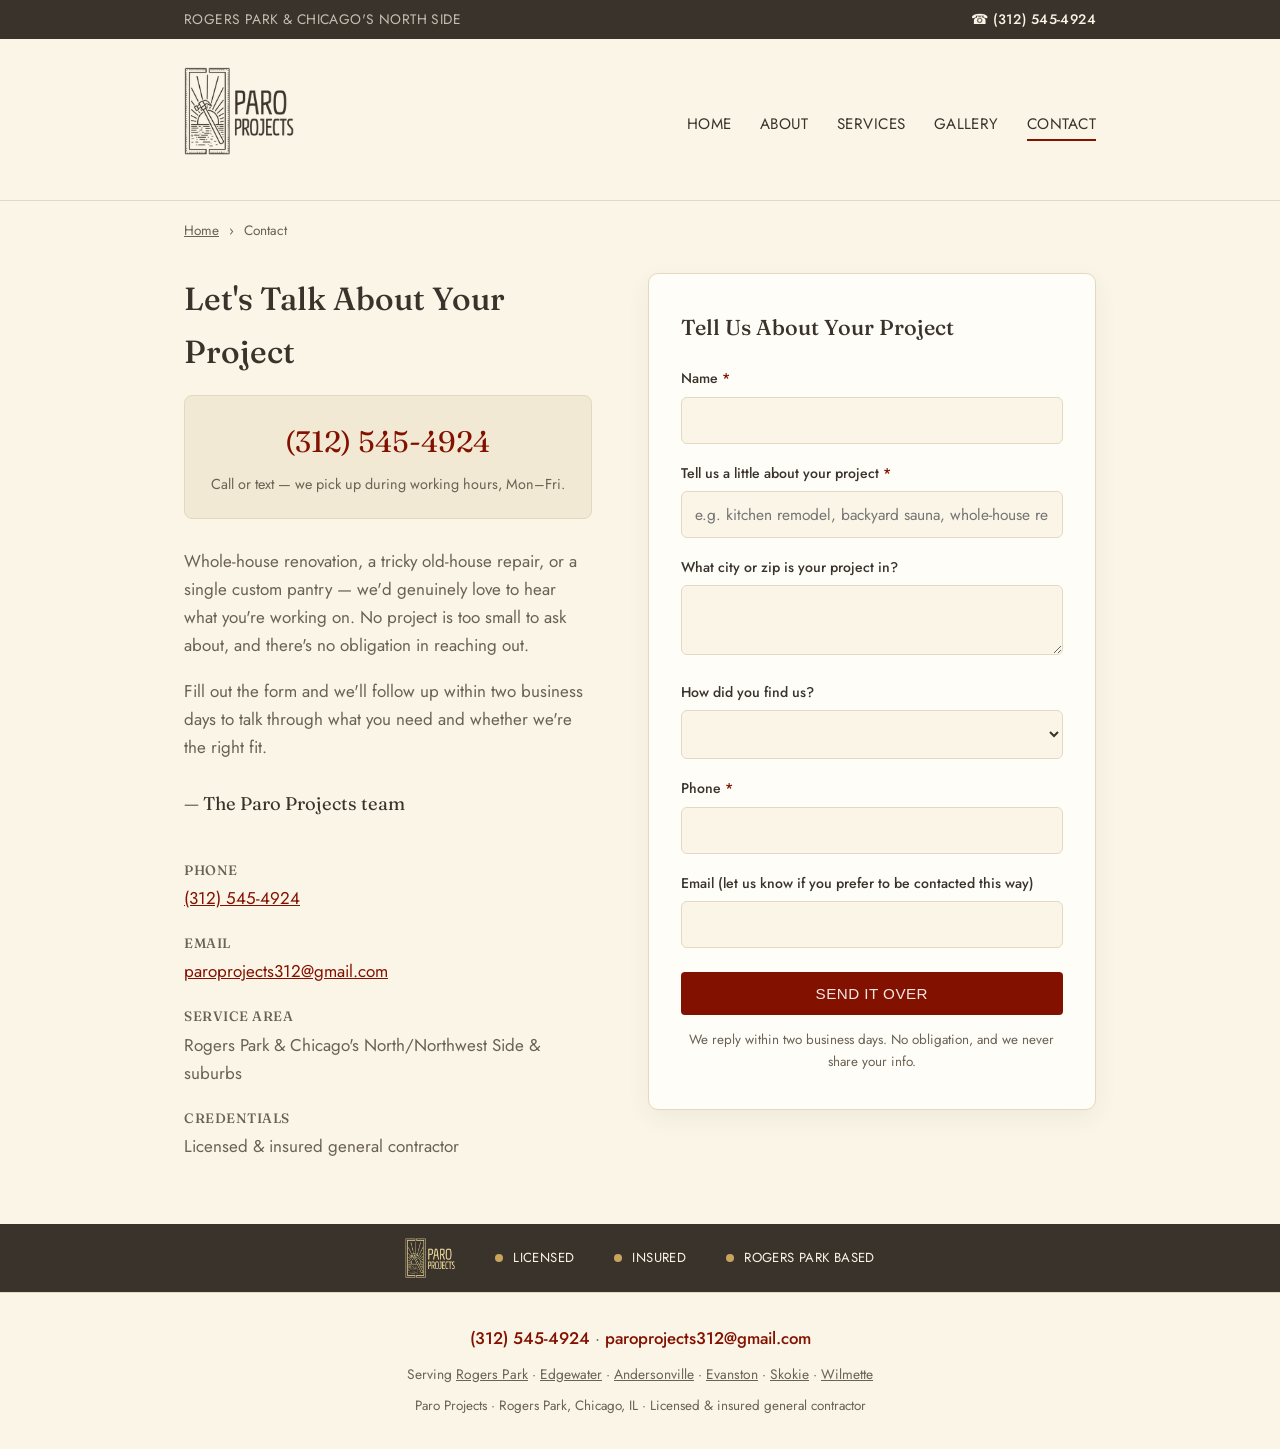
<file: contact.html>
<!DOCTYPE html>
<html lang="en">
<head>
<meta charset="UTF-8">
<meta name="viewport" content="width=device-width, initial-scale=1.0">
<title>Contact Paro Projects | (312) 545-4924</title>
<meta name="description" content="Call (312) 545-4924 or send your project details. Licensed and insured general contractors in Rogers Park. We reply within two business days.">
<link rel="canonical" href="https://www.paroprojects.com/contact.html">
<meta name="theme-color" content="#831100">
<meta name="robots" content="index, follow, max-image-preview:large">
<meta name="geo.region" content="US-IL">
<meta name="geo.placename" content="Chicago">

<meta property="og:type" content="website">
<meta property="og:site_name" content="Paro Projects">
<meta property="og:title" content="Contact Paro Projects | (312) 545-4924">
<meta property="og:description" content="Call (312) 545-4924 or send your project details. Licensed and insured general contractors in Rogers Park. We reply within two business days.">
<meta property="og:url" content="https://www.paroprojects.com/contact.html">
<meta property="og:image" content="https://www.paroprojects.com/images/chicago-dining-room-remodel-before-after.webp">
<meta property="og:locale" content="en_US">
<meta name="twitter:card" content="summary_large_image">
<meta name="twitter:title" content="Contact Paro Projects | (312) 545-4924">
<meta name="twitter:description" content="Call (312) 545-4924 or send your project details. Licensed and insured general contractors in Rogers Park. We reply within two business days.">
<meta name="twitter:image" content="https://www.paroprojects.com/images/chicago-dining-room-remodel-before-after.webp">

<link rel="icon" href="favicon-32.png" sizes="32x32">
<link rel="apple-touch-icon" href="apple-touch-icon.png">

<link rel="preconnect" href="https://fonts.googleapis.com">
<link rel="preconnect" href="https://fonts.gstatic.com" crossorigin>
<link rel="stylesheet" href="https://fonts.googleapis.com/css2?family=Fraunces:opsz,wght@9..144,400;9..144,500;9..144,600&family=Jost:wght@400;500&display=swap">
<link rel="stylesheet" href="style.css">

<script type="application/ld+json">
{
  "@context": "https://schema.org",
  "@type": "BreadcrumbList",
  "itemListElement": [
    {
      "@type": "ListItem",
      "position": 1,
      "name": "Home",
      "item": "https://www.paroprojects.com/index.html"
    },
    {
      "@type": "ListItem",
      "position": 2,
      "name": "Contact"
    }
  ]
}
</script>
<script type="application/ld+json">
{
  "@context": "https://schema.org",
  "@type": "ContactPage",
  "mainEntity": {
    "@type": "GeneralContractor",
    "@id": "https://www.paroprojects.com/#business",
    "name": "Paro Projects",
    "telephone": "+13125454924",
    "email": "paroprojects312@gmail.com"
  }
}
</script>

<script async src="https://www.googletagmanager.com/gtag/js?id=G-7SHN7VHXN6"></script>
<script>
  window.dataLayer = window.dataLayer || [];
  function gtag(){dataLayer.push(arguments);}
  gtag('js', new Date());
  gtag('config', 'G-7SHN7VHXN6');
</script>
</head>
<body>
<a class="skip-link" href="#main">Skip to content</a>

<div class="topbar">
  <div class="wrap">
    <span class="topbar-area">Rogers Park &amp; Chicago's North Side</span>
    <a class="topbar-phone" href="tel:+13125454924" data-cta="topbar-call">
      <span aria-hidden="true">&#9742;</span> (312) 545-4924
    </a>
  </div>
</div>

<header class="site-header">
  <div class="wrap">
    <div class="wordmark">
      <a href="index.html">
        <img src="images/paro-projects-logo.webp" alt="Paro Projects"
             class="logo" width="110" height="88">
      </a>
    </div>
    <nav class="main-nav" aria-label="Main">
      <ul>
        <li><a href="index.html">Home</a></li>
        <li><a href="about.html">About</a></li>
        <li><a href="services.html">Services</a></li>
        <li><a href="gallery.html">Gallery</a></li>
        <li><a href="contact.html" class="active">Contact</a></li>
      </ul>
    </nav>
  </div>
</header>

<main id="main">

<nav class="breadcrumb wrap" aria-label="Breadcrumb">
  <a href="index.html">Home</a> <span aria-hidden="true">&rsaquo;</span> <span>Contact</span>
</nav>

<section style="padding-top:32px;">
  <div class="wrap">
    <div class="contact-layout">

      <div class="contact-invite">
        <h1>Let's Talk About Your Project</h1>

        <div class="contact-primary">
          <a href="tel:+13125454924" class="phone-big" data-cta="contact-call">(312) 545-4924</a>
          <p class="phone-note">Call or text &mdash; we pick up during working hours, Mon&ndash;Fri.</p>
        </div>

        <p>Whole-house renovation, a tricky old-house repair, or a single custom pantry &mdash; we'd genuinely love to hear what you're working on. No project is too small to ask about, and there's no obligation in reaching out.</p>
        <p>Fill out the form and we'll follow up within two business days to talk through what you need and whether we're the right fit.</p>
        <p class="signature">&mdash; The Paro Projects team</p>

        <div class="contact-details">
          <div>
            <h3>Phone</h3>
            <p><a href="tel:+13125454924" data-cta="details-call">(312) 545-4924</a></p>
          </div>
          <div>
            <h3>Email</h3>
            <p><a href="mailto:paroprojects312@gmail.com">paroprojects312@gmail.com</a></p>
          </div>
          <div>
            <h3>Service Area</h3>
            <p>Rogers Park &amp; Chicago's North/Northwest Side &amp; suburbs</p>
          </div>
          <div>
            <h3>Credentials</h3>
            <p>Licensed &amp; insured general contractor</p>
          </div>
        </div>
      </div>

      <div class="form-card">
        <h2 class="form-heading">Tell Us About Your Project</h2>
        <!-- JobTread lead intake form -->
        <form data-jobtread-web-form="true" data-key="22TVMBMSGJxas8L5CCNPA86aJEjPcjtYSm" data-success-message="Thanks for reaching out! A member of our team will be in touch within two business days to discuss next steps! In the meantime, don't hesitate to contact us at paroprojects312@gmail.com">
          <div class="form-field">
            <label for="f-name">Name <span class="required">*</span></label>
            <input id="f-name" type="text" required name="contact.name" autocomplete="name">
          </div>
          <div class="form-field">
            <label for="f-desc">Tell us a little about your project <span class="required">*</span></label>
            <input id="f-desc" type="text" required name="job.description" placeholder="e.g. kitchen remodel, backyard sauna, whole-house renovation">
          </div>
          <div class="form-field">
            <label for="f-loc">What city or zip is your project in?</label>
            <textarea id="f-loc" name="location.address" autocomplete="postal-code"></textarea>
          </div>
          <div class="form-field">
            <label for="f-src">How did you find us?</label>
            <select id="f-src" name="account.custom.22Pbm2MBYBqr">
              <option></option>
              <option>Angi</option>
              <option>Facebook</option>
              <option>Google</option>
              <option>Home Advisor</option>
              <option>Instagram</option>
              <option>Insurance</option>
              <option>Internet Search</option>
              <option>Referral</option>
              <option>Trade Show</option>
              <option>Website</option>
            </select>
          </div>
          <div class="form-field">
            <label for="f-phone">Phone <span class="required">*</span></label>
            <input id="f-phone" type="tel" required name="contact.custom.22Pbm2MBd3Wm" autocomplete="tel">
          </div>
          <div class="form-field">
            <label for="f-email">Email (let us know if you prefer to be contacted this way)</label>
            <input id="f-email" type="email" name="contact.custom.22Pbm2MBbXvc" autocomplete="email">
          </div>
          <div class="form-submit-row">
            <button type="submit" data-submit-button="true" class="btn">Send It Over</button>
          </div>
          <p class="form-reassure">We reply within two business days. No obligation, and we never share your info.</p>
        </form>
        <script async src="https://app.jobtread.com/web-form.js"></script>
      </div>

    </div>
  </div>
</section>

</main>

<div class="credentials-strip slim">
  <div class="wrap">
    <img src="images/paro-projects-logo-gold.webp" alt="" class="strip-logo"
         width="90" height="72" loading="lazy">
    <div class="credential-badge"><span class="dot"></span>Licensed</div>
    <div class="credential-badge"><span class="dot"></span>Insured</div>
    <div class="credential-badge"><span class="dot"></span>Rogers Park Based</div>
  </div>
</div>

<footer>
  <div class="wrap">
    <p class="footer-contact">
      <a href="tel:+13125454924" data-cta="footer-call">(312) 545-4924</a>
      &middot;
      <a href="mailto:paroprojects312@gmail.com">paroprojects312@gmail.com</a>
    </p>
    <p class="footer-areas">Serving <a href="rogers-park.html">Rogers Park</a> &middot; <a href="edgewater.html">Edgewater</a> &middot; <a href="andersonville.html">Andersonville</a> &middot; <a href="evanston.html">Evanston</a> &middot; <a href="skokie.html">Skokie</a> &middot; <a href="wilmette.html">Wilmette</a></p>
    <p class="footer-legal">Paro Projects &middot; Rogers Park, Chicago, IL &middot; Licensed &amp; insured general contractor</p>
  </div>
</footer>

<div class="mobile-cta" role="complementary" aria-label="Contact Paro Projects">
  <a href="tel:+13125454924" class="mobile-cta-btn call" data-cta="sticky-call">Call Now</a>
  <a href="contact.html" class="mobile-cta-btn quote" data-cta="sticky-quote">Get a Quote</a>
</div>

<script src="site.js" defer></script>
</body>
</html>
</file>
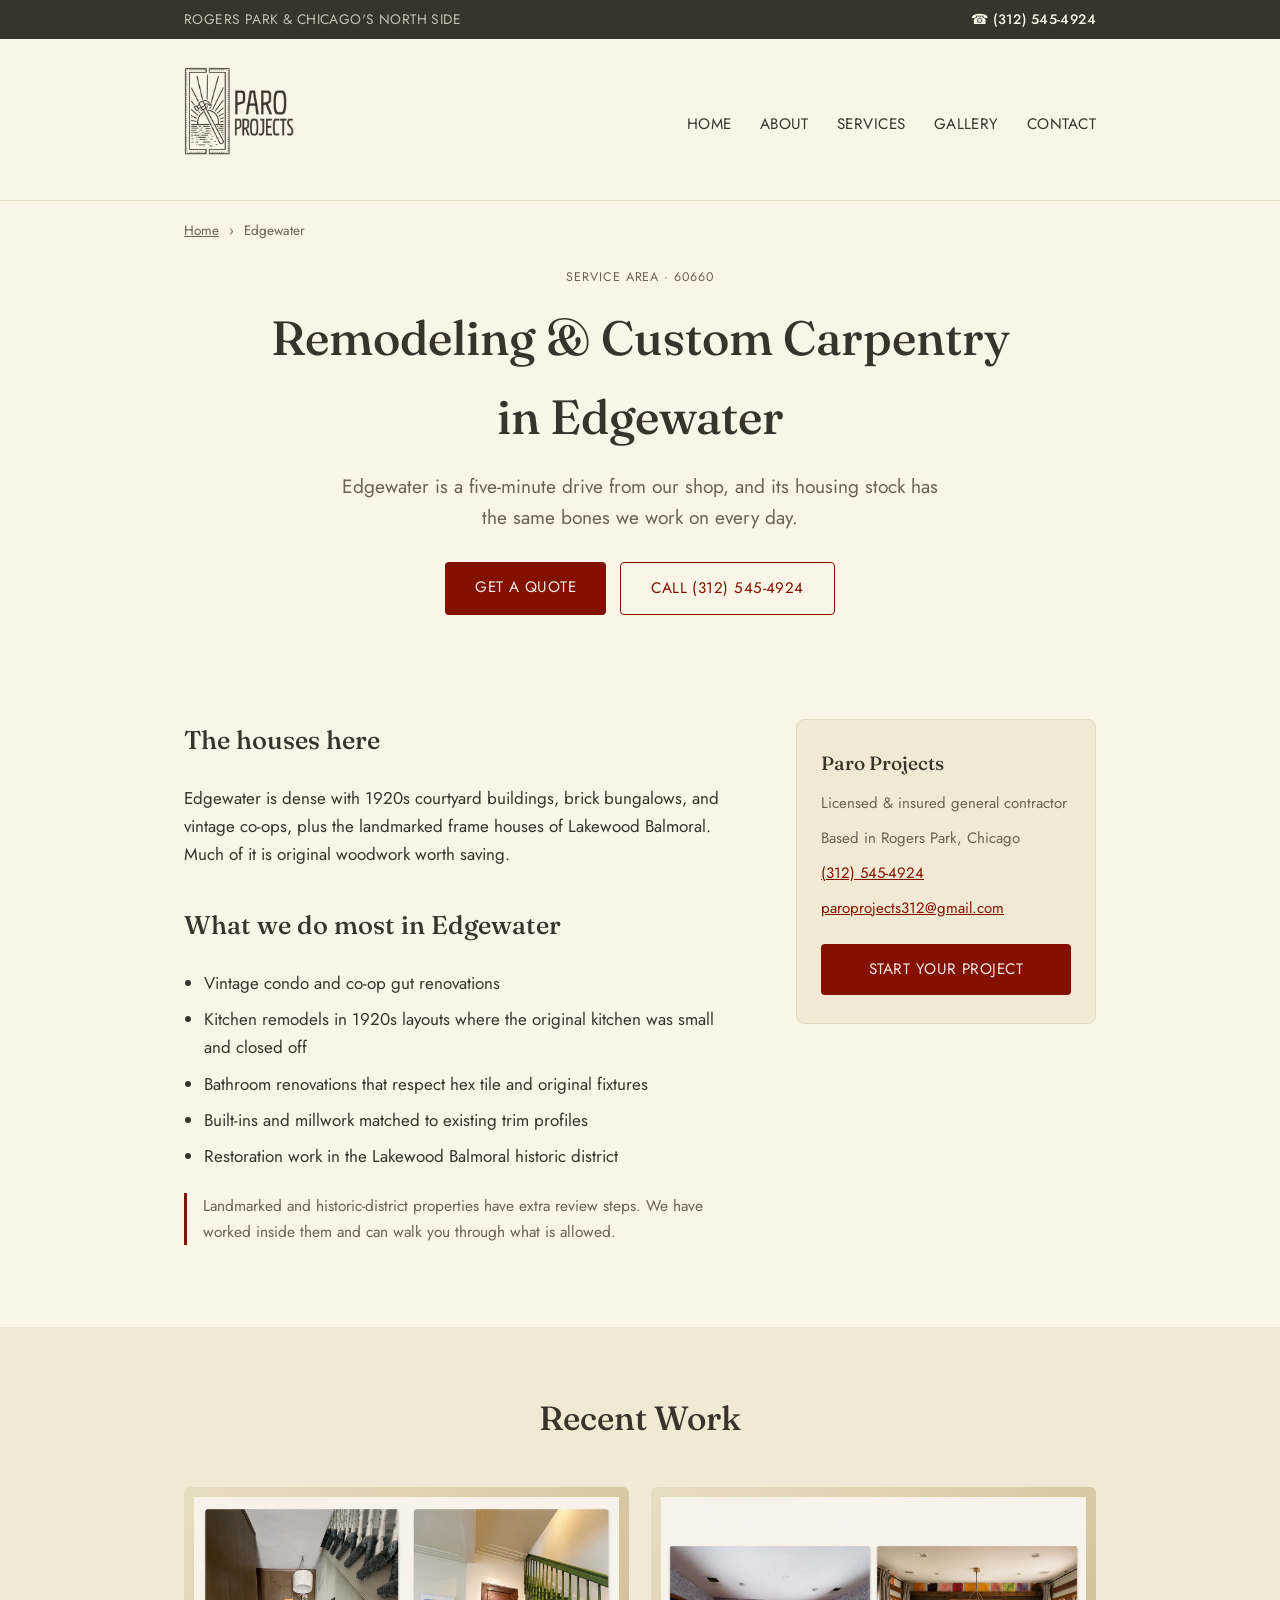
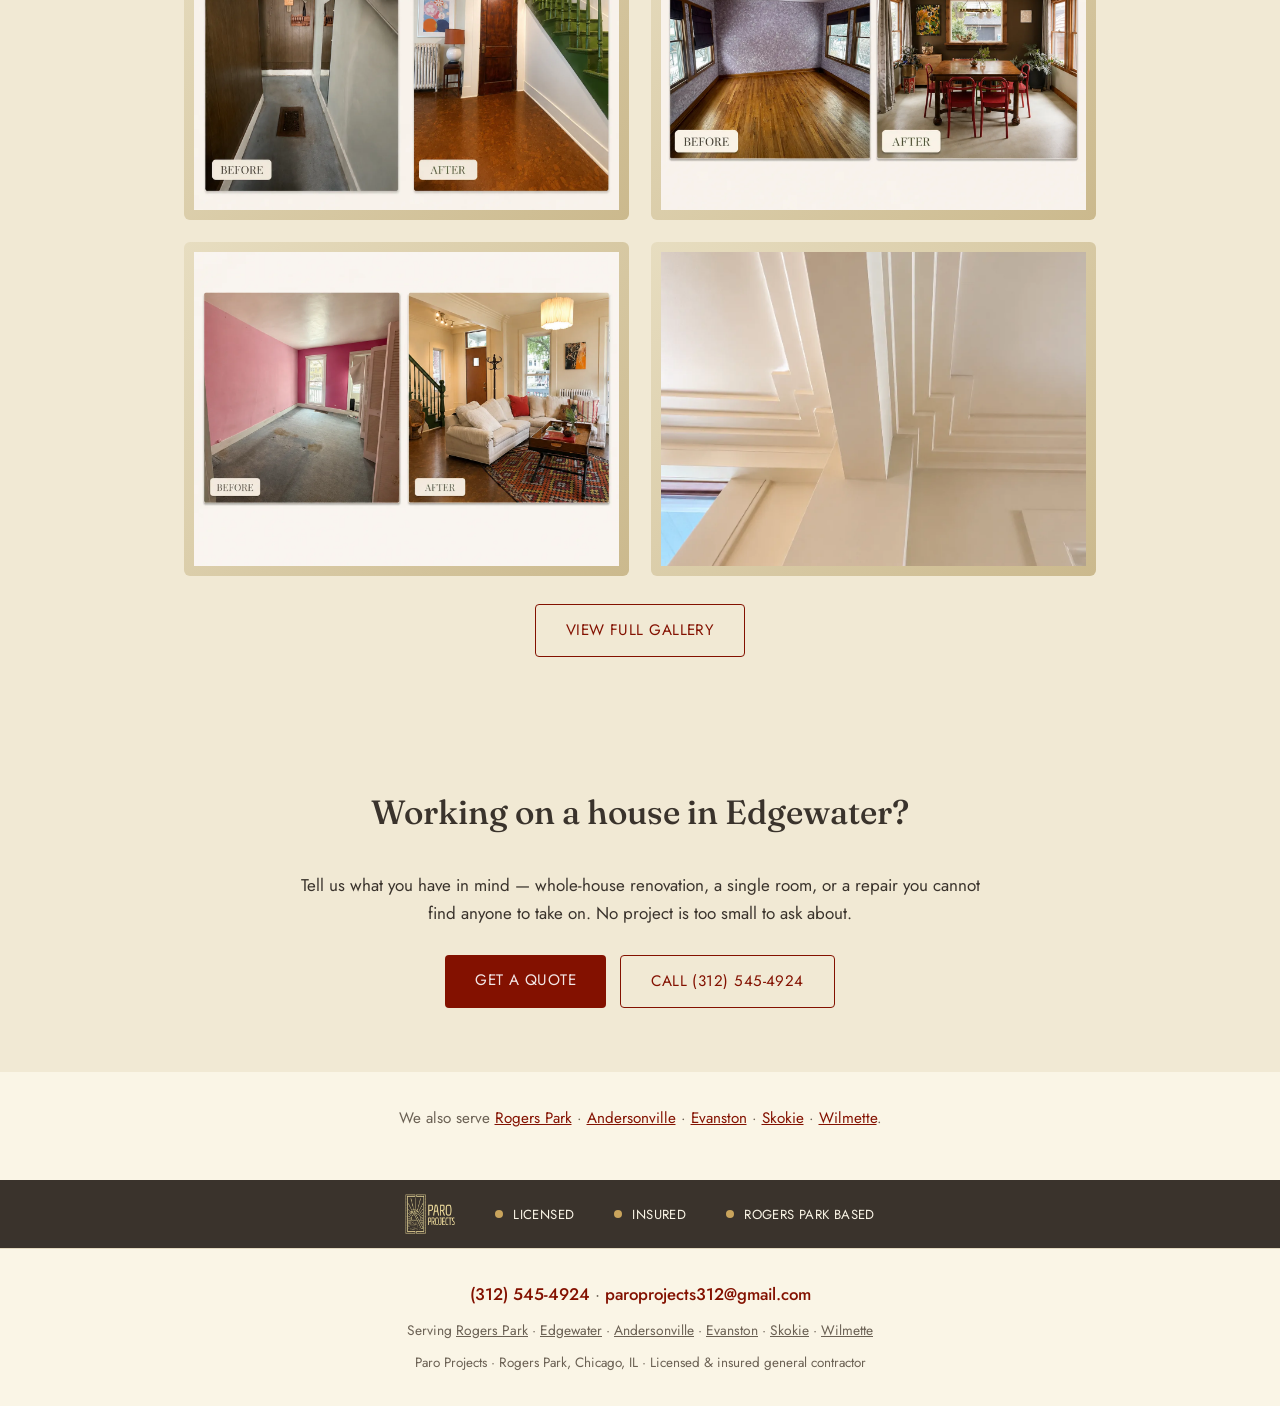
<file: edgewater.html>
<!DOCTYPE html>
<html lang="en">
<head>
<meta charset="UTF-8">
<meta name="viewport" content="width=device-width, initial-scale=1.0">
<title>Edgewater Remodeling &amp; General Contractor | Paro Projects</title>
<meta name="description" content="Licensed and insured general contractor in Edgewater. Remodeling, restoration, and custom carpentry for older homes. Call (312) 545-4924.">
<link rel="canonical" href="https://www.paroprojects.com/edgewater.html">
<meta name="theme-color" content="#831100">
<meta name="robots" content="index, follow, max-image-preview:large">
<meta name="geo.region" content="US-IL">
<meta name="geo.placename" content="Chicago">

<meta property="og:type" content="website">
<meta property="og:site_name" content="Paro Projects">
<meta property="og:title" content="Edgewater Remodeling &amp; General Contractor | Paro Projects">
<meta property="og:description" content="Licensed and insured general contractor in Edgewater. Remodeling, restoration, and custom carpentry for older homes. Call (312) 545-4924.">
<meta property="og:url" content="https://www.paroprojects.com/edgewater.html">
<meta property="og:image" content="https://www.paroprojects.com/images/chicago-dining-room-remodel-before-after.webp">
<meta property="og:locale" content="en_US">
<meta name="twitter:card" content="summary_large_image">
<meta name="twitter:title" content="Edgewater Remodeling &amp; General Contractor | Paro Projects">
<meta name="twitter:description" content="Licensed and insured general contractor in Edgewater. Remodeling, restoration, and custom carpentry for older homes. Call (312) 545-4924.">
<meta name="twitter:image" content="https://www.paroprojects.com/images/chicago-dining-room-remodel-before-after.webp">

<link rel="icon" href="favicon-32.png" sizes="32x32">
<link rel="apple-touch-icon" href="apple-touch-icon.png">

<link rel="preconnect" href="https://fonts.googleapis.com">
<link rel="preconnect" href="https://fonts.gstatic.com" crossorigin>
<link rel="stylesheet" href="https://fonts.googleapis.com/css2?family=Fraunces:opsz,wght@9..144,400;9..144,500;9..144,600&family=Jost:wght@400;500&display=swap">
<link rel="stylesheet" href="style.css">

<script type="application/ld+json">
{
  "@context": "https://schema.org",
  "@type": "Service",
  "serviceType": "Home remodeling and general contracting",
  "provider": {
    "@type": "GeneralContractor",
    "@id": "https://www.paroprojects.com/#business",
    "name": "Paro Projects",
    "telephone": "+13125454924"
  },
  "areaServed": {
    "@type": "City",
    "name": "Edgewater",
    "containedInPlace": {
      "@type": "State",
      "name": "Illinois"
    }
  },
  "description": "Remodeling, restoration, and custom carpentry for homes in Edgewater, Illinois."
}
</script>
<script type="application/ld+json">
{
  "@context": "https://schema.org",
  "@type": "BreadcrumbList",
  "itemListElement": [
    {
      "@type": "ListItem",
      "position": 1,
      "name": "Home",
      "item": "https://www.paroprojects.com/index.html"
    },
    {
      "@type": "ListItem",
      "position": 2,
      "name": "Service Areas"
    },
    {
      "@type": "ListItem",
      "position": 3,
      "name": "Edgewater"
    }
  ]
}
</script>

<script async src="https://www.googletagmanager.com/gtag/js?id=G-7SHN7VHXN6"></script>
<script>
  window.dataLayer = window.dataLayer || [];
  function gtag(){dataLayer.push(arguments);}
  gtag('js', new Date());
  gtag('config', 'G-7SHN7VHXN6');
</script>
</head>
<body>
<a class="skip-link" href="#main">Skip to content</a>

<div class="topbar">
  <div class="wrap">
    <span class="topbar-area">Rogers Park &amp; Chicago's North Side</span>
    <a class="topbar-phone" href="tel:+13125454924" data-cta="topbar-call">
      <span aria-hidden="true">&#9742;</span> (312) 545-4924
    </a>
  </div>
</div>

<header class="site-header">
  <div class="wrap">
    <div class="wordmark">
      <a href="index.html">
        <img src="images/paro-projects-logo.webp" alt="Paro Projects"
             class="logo" width="110" height="88">
      </a>
    </div>
    <nav class="main-nav" aria-label="Main">
      <ul>
        <li><a href="index.html">Home</a></li>
        <li><a href="about.html">About</a></li>
        <li><a href="services.html">Services</a></li>
        <li><a href="gallery.html">Gallery</a></li>
        <li><a href="contact.html">Contact</a></li>
      </ul>
    </nav>
  </div>
</header>

<main id="main">

<nav class="breadcrumb wrap" aria-label="Breadcrumb">
  <a href="index.html">Home</a> <span aria-hidden="true">&rsaquo;</span> <span>Edgewater</span>
</nav>

<div class="hero-text wrap area-hero">
  <p class="eyebrow">Service Area &middot; 60660</p>
  <h1>Remodeling &amp; Custom Carpentry in Edgewater</h1>
  <p class="tagline">Edgewater is a five-minute drive from our shop, and its housing stock has the same bones we work on every day.</p>
  <div class="cta-row cta-pair">
    <a href="contact.html" class="btn" data-cta="area-quote">Get a Quote</a>
    <a href="tel:+13125454924" class="btn btn-outline" data-cta="area-call">Call (312) 545-4924</a>
  </div>
</div>

<section>
  <div class="wrap">
    <div class="area-layout">
      <div class="prose area-prose">
        <h2>The houses here</h2>
        <p>Edgewater is dense with 1920s courtyard buildings, brick bungalows, and vintage co-ops, plus the landmarked frame houses of Lakewood Balmoral. Much of it is original woodwork worth saving.</p>
        <h2>What we do most in Edgewater</h2>
        <ul class="area-list">
        <li>Vintage condo and co-op gut renovations</li>
        <li>Kitchen remodels in 1920s layouts where the original kitchen was small and closed off</li>
        <li>Bathroom renovations that respect hex tile and original fixtures</li>
        <li>Built-ins and millwork matched to existing trim profiles</li>
        <li>Restoration work in the Lakewood Balmoral historic district</li>
        </ul>
        <p class="area-note">Landmarked and historic-district properties have extra review steps. We have worked inside them and can walk you through what is allowed.</p>
      </div>
      <aside class="area-aside">
        <h3>Paro Projects</h3>
        <p class="area-aside-line">Licensed &amp; insured general contractor</p>
        <p class="area-aside-line">Based in Rogers Park, Chicago</p>
        <p class="area-aside-line"><a href="tel:+13125454924" data-cta="aside-call">(312) 545-4924</a></p>
        <p class="area-aside-line"><a href="mailto:paroprojects312@gmail.com">paroprojects312@gmail.com</a></p>
        <a href="contact.html" class="btn" data-cta="aside-quote">Start Your Project</a>
      </aside>
    </div>
  </div>
</section>

<section class="alt">
  <div class="wrap">
    <h2>Recent Work</h2>
    <div class="gallery-grid">
      <div class="gallery-tile"><img src="images/rogers-park-entryway-staircase-remodel-before-after.webp" alt="Before and after of a Rogers Park entryway and staircase remodel &mdash; old house restoration and interior renovation in Chicago" width="1448" height="1086" loading="lazy" decoding="async"></div>
      <div class="gallery-tile"><img src="images/chicago-dining-room-remodel-before-after.webp" alt="Before and after of a Chicago dining room remodel with custom millwork and lighting, part of a whole-house renovation" width="1448" height="1086" loading="lazy" decoding="async"></div>
      <div class="gallery-tile"><img src="images/chicago-living-room-renovation-before-after.webp" alt="Before and after of a Chicago living room renovation, part of a whole-house home remodeling project" width="1448" height="1086" loading="lazy" decoding="async"></div>
      <div class="gallery-tile"><img src="images/custom-crown-molding-carpentry-detail.webp" alt="Custom crown molding and trim carpentry detail built by Paro Projects" width="1087" height="1040" loading="lazy" decoding="async"></div>
    </div>
    <div class="cta-row">
      <a href="gallery.html" class="btn btn-outline">View Full Gallery</a>
    </div>
  </div>
</section>


<section class="alt cta-band">
  <div class="wrap">
    <h2>Working on a house in Edgewater?</h2>
    <p class="prose" style="text-align:center;">Tell us what you have in mind &mdash; whole-house renovation, a single room, or a repair you cannot find anyone to take on. No project is too small to ask about.</p>
    <div class="cta-row cta-pair">
      <a href="contact.html" class="btn" data-cta="quote">Get a Quote</a>
      <a href="tel:+13125454924" class="btn btn-outline" data-cta="band-call">Call (312) 545-4924</a>
    </div>
  </div>
</section>


<section class="section-compact">
  <div class="wrap">
    <p class="service-list-note">We also serve <a href="rogers-park.html">Rogers Park</a> &middot; <a href="andersonville.html">Andersonville</a> &middot; <a href="evanston.html">Evanston</a> &middot; <a href="skokie.html">Skokie</a> &middot; <a href="wilmette.html">Wilmette</a>.</p>
  </div>
</section>

</main>

<div class="credentials-strip slim">
  <div class="wrap">
    <img src="images/paro-projects-logo-gold.webp" alt="" class="strip-logo"
         width="90" height="72" loading="lazy">
    <div class="credential-badge"><span class="dot"></span>Licensed</div>
    <div class="credential-badge"><span class="dot"></span>Insured</div>
    <div class="credential-badge"><span class="dot"></span>Rogers Park Based</div>
  </div>
</div>

<footer>
  <div class="wrap">
    <p class="footer-contact">
      <a href="tel:+13125454924" data-cta="footer-call">(312) 545-4924</a>
      &middot;
      <a href="mailto:paroprojects312@gmail.com">paroprojects312@gmail.com</a>
    </p>
    <p class="footer-areas">Serving <a href="rogers-park.html">Rogers Park</a> &middot; <a href="edgewater.html">Edgewater</a> &middot; <a href="andersonville.html">Andersonville</a> &middot; <a href="evanston.html">Evanston</a> &middot; <a href="skokie.html">Skokie</a> &middot; <a href="wilmette.html">Wilmette</a></p>
    <p class="footer-legal">Paro Projects &middot; Rogers Park, Chicago, IL &middot; Licensed &amp; insured general contractor</p>
  </div>
</footer>

<div class="mobile-cta" role="complementary" aria-label="Contact Paro Projects">
  <a href="tel:+13125454924" class="mobile-cta-btn call" data-cta="sticky-call">Call Now</a>
  <a href="contact.html" class="mobile-cta-btn quote" data-cta="sticky-quote">Get a Quote</a>
</div>

<script src="site.js" defer></script>
</body>
</html>
</file>
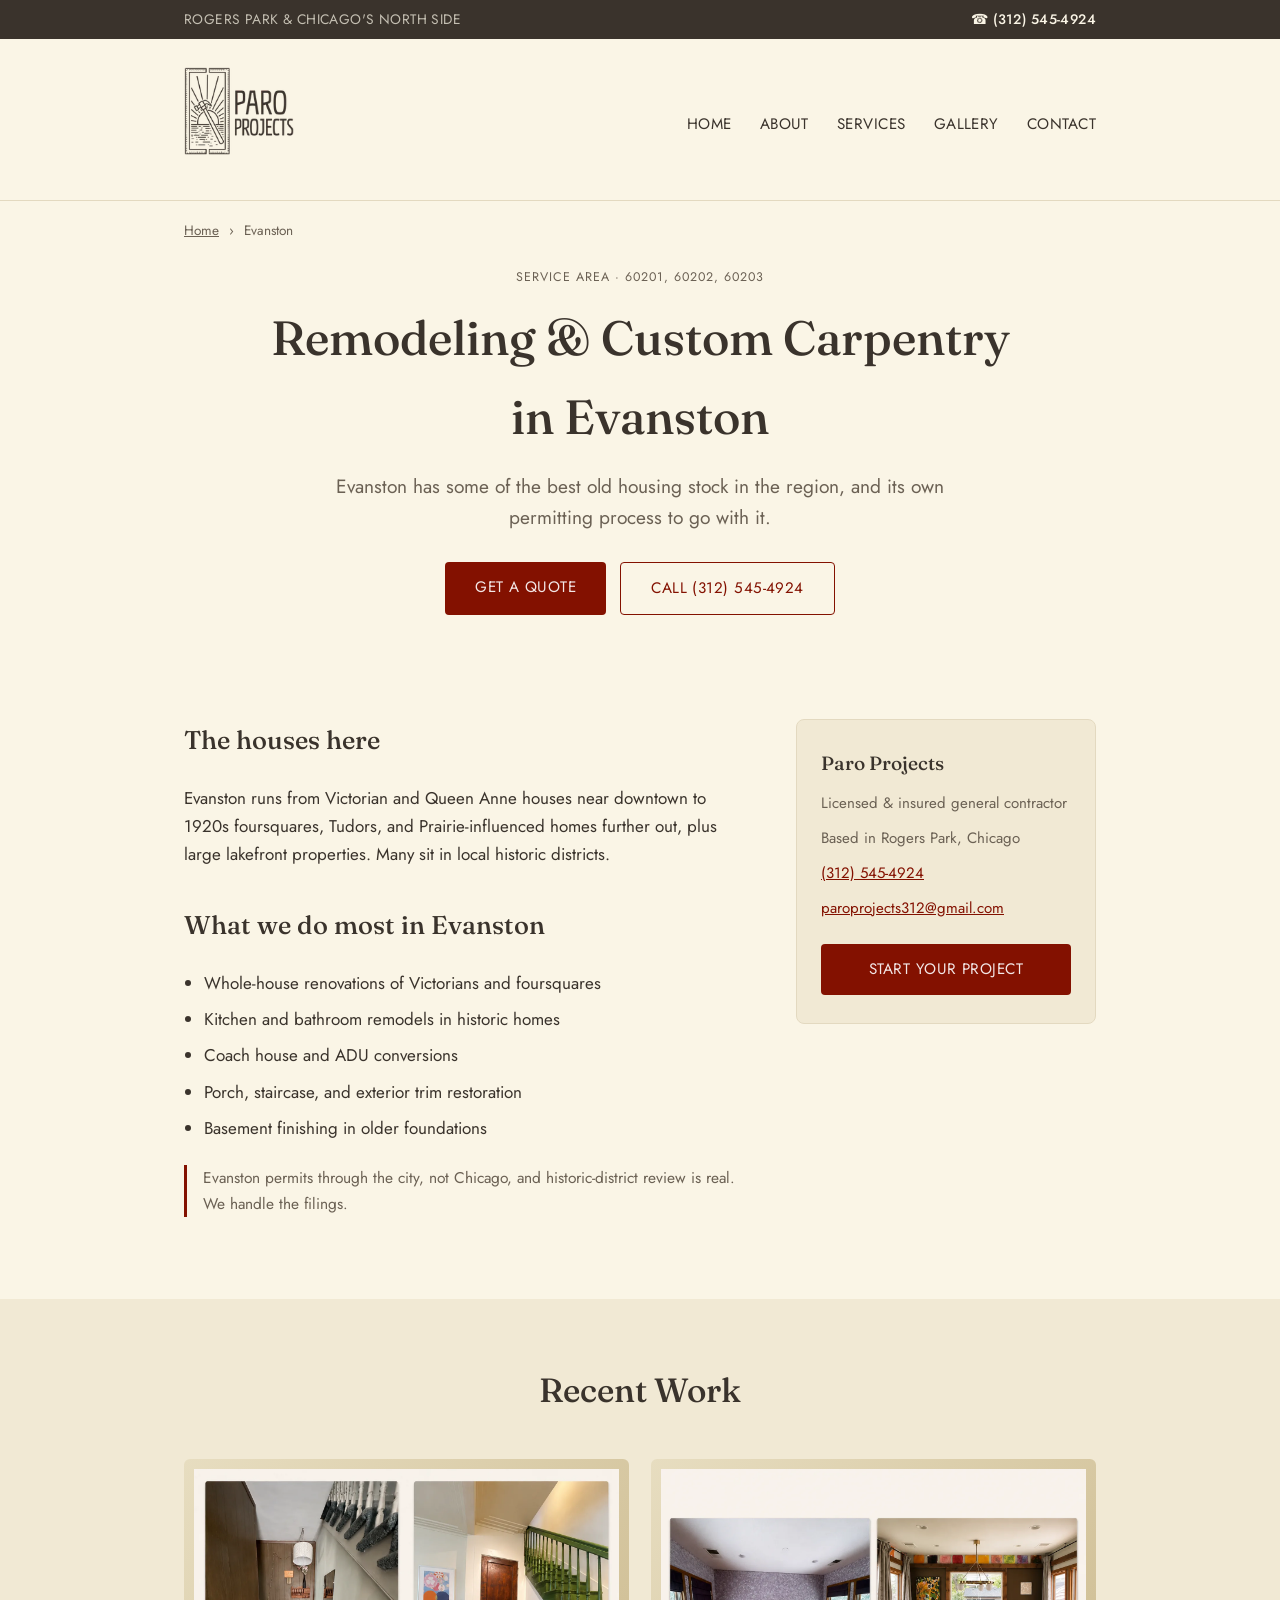
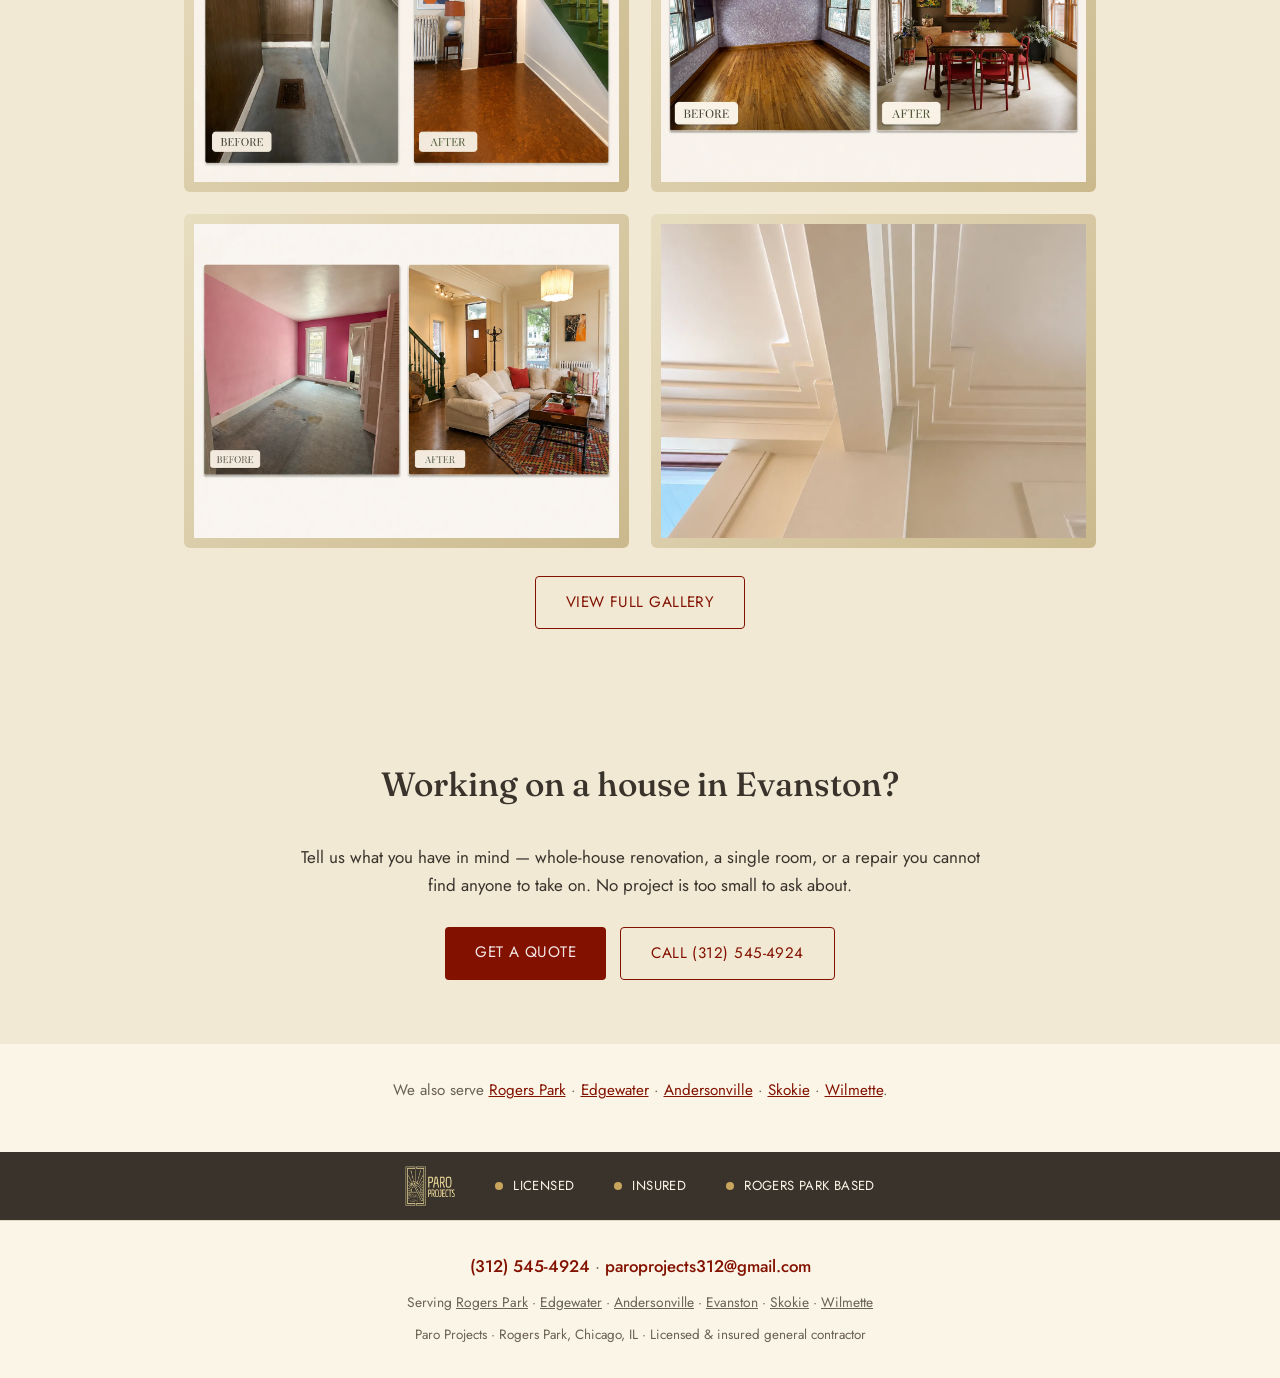
<file: evanston.html>
<!DOCTYPE html>
<html lang="en">
<head>
<meta charset="UTF-8">
<meta name="viewport" content="width=device-width, initial-scale=1.0">
<title>Evanston Remodeling &amp; General Contractor | Paro Projects</title>
<meta name="description" content="Licensed and insured general contractor in Evanston. Remodeling, restoration, and custom carpentry for older homes. Call (312) 545-4924.">
<link rel="canonical" href="https://www.paroprojects.com/evanston.html">
<meta name="theme-color" content="#831100">
<meta name="robots" content="index, follow, max-image-preview:large">
<meta name="geo.region" content="US-IL">
<meta name="geo.placename" content="Chicago">

<meta property="og:type" content="website">
<meta property="og:site_name" content="Paro Projects">
<meta property="og:title" content="Evanston Remodeling &amp; General Contractor | Paro Projects">
<meta property="og:description" content="Licensed and insured general contractor in Evanston. Remodeling, restoration, and custom carpentry for older homes. Call (312) 545-4924.">
<meta property="og:url" content="https://www.paroprojects.com/evanston.html">
<meta property="og:image" content="https://www.paroprojects.com/images/chicago-dining-room-remodel-before-after.webp">
<meta property="og:locale" content="en_US">
<meta name="twitter:card" content="summary_large_image">
<meta name="twitter:title" content="Evanston Remodeling &amp; General Contractor | Paro Projects">
<meta name="twitter:description" content="Licensed and insured general contractor in Evanston. Remodeling, restoration, and custom carpentry for older homes. Call (312) 545-4924.">
<meta name="twitter:image" content="https://www.paroprojects.com/images/chicago-dining-room-remodel-before-after.webp">

<link rel="icon" href="favicon-32.png" sizes="32x32">
<link rel="apple-touch-icon" href="apple-touch-icon.png">

<link rel="preconnect" href="https://fonts.googleapis.com">
<link rel="preconnect" href="https://fonts.gstatic.com" crossorigin>
<link rel="stylesheet" href="https://fonts.googleapis.com/css2?family=Fraunces:opsz,wght@9..144,400;9..144,500;9..144,600&family=Jost:wght@400;500&display=swap">
<link rel="stylesheet" href="style.css">

<script type="application/ld+json">
{
  "@context": "https://schema.org",
  "@type": "Service",
  "serviceType": "Home remodeling and general contracting",
  "provider": {
    "@type": "GeneralContractor",
    "@id": "https://www.paroprojects.com/#business",
    "name": "Paro Projects",
    "telephone": "+13125454924"
  },
  "areaServed": {
    "@type": "City",
    "name": "Evanston",
    "containedInPlace": {
      "@type": "State",
      "name": "Illinois"
    }
  },
  "description": "Remodeling, restoration, and custom carpentry for homes in Evanston, Illinois."
}
</script>
<script type="application/ld+json">
{
  "@context": "https://schema.org",
  "@type": "BreadcrumbList",
  "itemListElement": [
    {
      "@type": "ListItem",
      "position": 1,
      "name": "Home",
      "item": "https://www.paroprojects.com/index.html"
    },
    {
      "@type": "ListItem",
      "position": 2,
      "name": "Service Areas"
    },
    {
      "@type": "ListItem",
      "position": 3,
      "name": "Evanston"
    }
  ]
}
</script>

<script async src="https://www.googletagmanager.com/gtag/js?id=G-7SHN7VHXN6"></script>
<script>
  window.dataLayer = window.dataLayer || [];
  function gtag(){dataLayer.push(arguments);}
  gtag('js', new Date());
  gtag('config', 'G-7SHN7VHXN6');
</script>
</head>
<body>
<a class="skip-link" href="#main">Skip to content</a>

<div class="topbar">
  <div class="wrap">
    <span class="topbar-area">Rogers Park &amp; Chicago's North Side</span>
    <a class="topbar-phone" href="tel:+13125454924" data-cta="topbar-call">
      <span aria-hidden="true">&#9742;</span> (312) 545-4924
    </a>
  </div>
</div>

<header class="site-header">
  <div class="wrap">
    <div class="wordmark">
      <a href="index.html">
        <img src="images/paro-projects-logo.webp" alt="Paro Projects"
             class="logo" width="110" height="88">
      </a>
    </div>
    <nav class="main-nav" aria-label="Main">
      <ul>
        <li><a href="index.html">Home</a></li>
        <li><a href="about.html">About</a></li>
        <li><a href="services.html">Services</a></li>
        <li><a href="gallery.html">Gallery</a></li>
        <li><a href="contact.html">Contact</a></li>
      </ul>
    </nav>
  </div>
</header>

<main id="main">

<nav class="breadcrumb wrap" aria-label="Breadcrumb">
  <a href="index.html">Home</a> <span aria-hidden="true">&rsaquo;</span> <span>Evanston</span>
</nav>

<div class="hero-text wrap area-hero">
  <p class="eyebrow">Service Area &middot; 60201, 60202, 60203</p>
  <h1>Remodeling &amp; Custom Carpentry in Evanston</h1>
  <p class="tagline">Evanston has some of the best old housing stock in the region, and its own permitting process to go with it.</p>
  <div class="cta-row cta-pair">
    <a href="contact.html" class="btn" data-cta="area-quote">Get a Quote</a>
    <a href="tel:+13125454924" class="btn btn-outline" data-cta="area-call">Call (312) 545-4924</a>
  </div>
</div>

<section>
  <div class="wrap">
    <div class="area-layout">
      <div class="prose area-prose">
        <h2>The houses here</h2>
        <p>Evanston runs from Victorian and Queen Anne houses near downtown to 1920s foursquares, Tudors, and Prairie-influenced homes further out, plus large lakefront properties. Many sit in local historic districts.</p>
        <h2>What we do most in Evanston</h2>
        <ul class="area-list">
        <li>Whole-house renovations of Victorians and foursquares</li>
        <li>Kitchen and bathroom remodels in historic homes</li>
        <li>Coach house and ADU conversions</li>
        <li>Porch, staircase, and exterior trim restoration</li>
        <li>Basement finishing in older foundations</li>
        </ul>
        <p class="area-note">Evanston permits through the city, not Chicago, and historic-district review is real. We handle the filings.</p>
      </div>
      <aside class="area-aside">
        <h3>Paro Projects</h3>
        <p class="area-aside-line">Licensed &amp; insured general contractor</p>
        <p class="area-aside-line">Based in Rogers Park, Chicago</p>
        <p class="area-aside-line"><a href="tel:+13125454924" data-cta="aside-call">(312) 545-4924</a></p>
        <p class="area-aside-line"><a href="mailto:paroprojects312@gmail.com">paroprojects312@gmail.com</a></p>
        <a href="contact.html" class="btn" data-cta="aside-quote">Start Your Project</a>
      </aside>
    </div>
  </div>
</section>

<section class="alt">
  <div class="wrap">
    <h2>Recent Work</h2>
    <div class="gallery-grid">
      <div class="gallery-tile"><img src="images/rogers-park-entryway-staircase-remodel-before-after.webp" alt="Before and after of a Rogers Park entryway and staircase remodel &mdash; old house restoration and interior renovation in Chicago" width="1448" height="1086" loading="lazy" decoding="async"></div>
      <div class="gallery-tile"><img src="images/chicago-dining-room-remodel-before-after.webp" alt="Before and after of a Chicago dining room remodel with custom millwork and lighting, part of a whole-house renovation" width="1448" height="1086" loading="lazy" decoding="async"></div>
      <div class="gallery-tile"><img src="images/chicago-living-room-renovation-before-after.webp" alt="Before and after of a Chicago living room renovation, part of a whole-house home remodeling project" width="1448" height="1086" loading="lazy" decoding="async"></div>
      <div class="gallery-tile"><img src="images/custom-crown-molding-carpentry-detail.webp" alt="Custom crown molding and trim carpentry detail built by Paro Projects" width="1087" height="1040" loading="lazy" decoding="async"></div>
    </div>
    <div class="cta-row">
      <a href="gallery.html" class="btn btn-outline">View Full Gallery</a>
    </div>
  </div>
</section>


<section class="alt cta-band">
  <div class="wrap">
    <h2>Working on a house in Evanston?</h2>
    <p class="prose" style="text-align:center;">Tell us what you have in mind &mdash; whole-house renovation, a single room, or a repair you cannot find anyone to take on. No project is too small to ask about.</p>
    <div class="cta-row cta-pair">
      <a href="contact.html" class="btn" data-cta="quote">Get a Quote</a>
      <a href="tel:+13125454924" class="btn btn-outline" data-cta="band-call">Call (312) 545-4924</a>
    </div>
  </div>
</section>


<section class="section-compact">
  <div class="wrap">
    <p class="service-list-note">We also serve <a href="rogers-park.html">Rogers Park</a> &middot; <a href="edgewater.html">Edgewater</a> &middot; <a href="andersonville.html">Andersonville</a> &middot; <a href="skokie.html">Skokie</a> &middot; <a href="wilmette.html">Wilmette</a>.</p>
  </div>
</section>

</main>

<div class="credentials-strip slim">
  <div class="wrap">
    <img src="images/paro-projects-logo-gold.webp" alt="" class="strip-logo"
         width="90" height="72" loading="lazy">
    <div class="credential-badge"><span class="dot"></span>Licensed</div>
    <div class="credential-badge"><span class="dot"></span>Insured</div>
    <div class="credential-badge"><span class="dot"></span>Rogers Park Based</div>
  </div>
</div>

<footer>
  <div class="wrap">
    <p class="footer-contact">
      <a href="tel:+13125454924" data-cta="footer-call">(312) 545-4924</a>
      &middot;
      <a href="mailto:paroprojects312@gmail.com">paroprojects312@gmail.com</a>
    </p>
    <p class="footer-areas">Serving <a href="rogers-park.html">Rogers Park</a> &middot; <a href="edgewater.html">Edgewater</a> &middot; <a href="andersonville.html">Andersonville</a> &middot; <a href="evanston.html">Evanston</a> &middot; <a href="skokie.html">Skokie</a> &middot; <a href="wilmette.html">Wilmette</a></p>
    <p class="footer-legal">Paro Projects &middot; Rogers Park, Chicago, IL &middot; Licensed &amp; insured general contractor</p>
  </div>
</footer>

<div class="mobile-cta" role="complementary" aria-label="Contact Paro Projects">
  <a href="tel:+13125454924" class="mobile-cta-btn call" data-cta="sticky-call">Call Now</a>
  <a href="contact.html" class="mobile-cta-btn quote" data-cta="sticky-quote">Get a Quote</a>
</div>

<script src="site.js" defer></script>
</body>
</html>
</file>
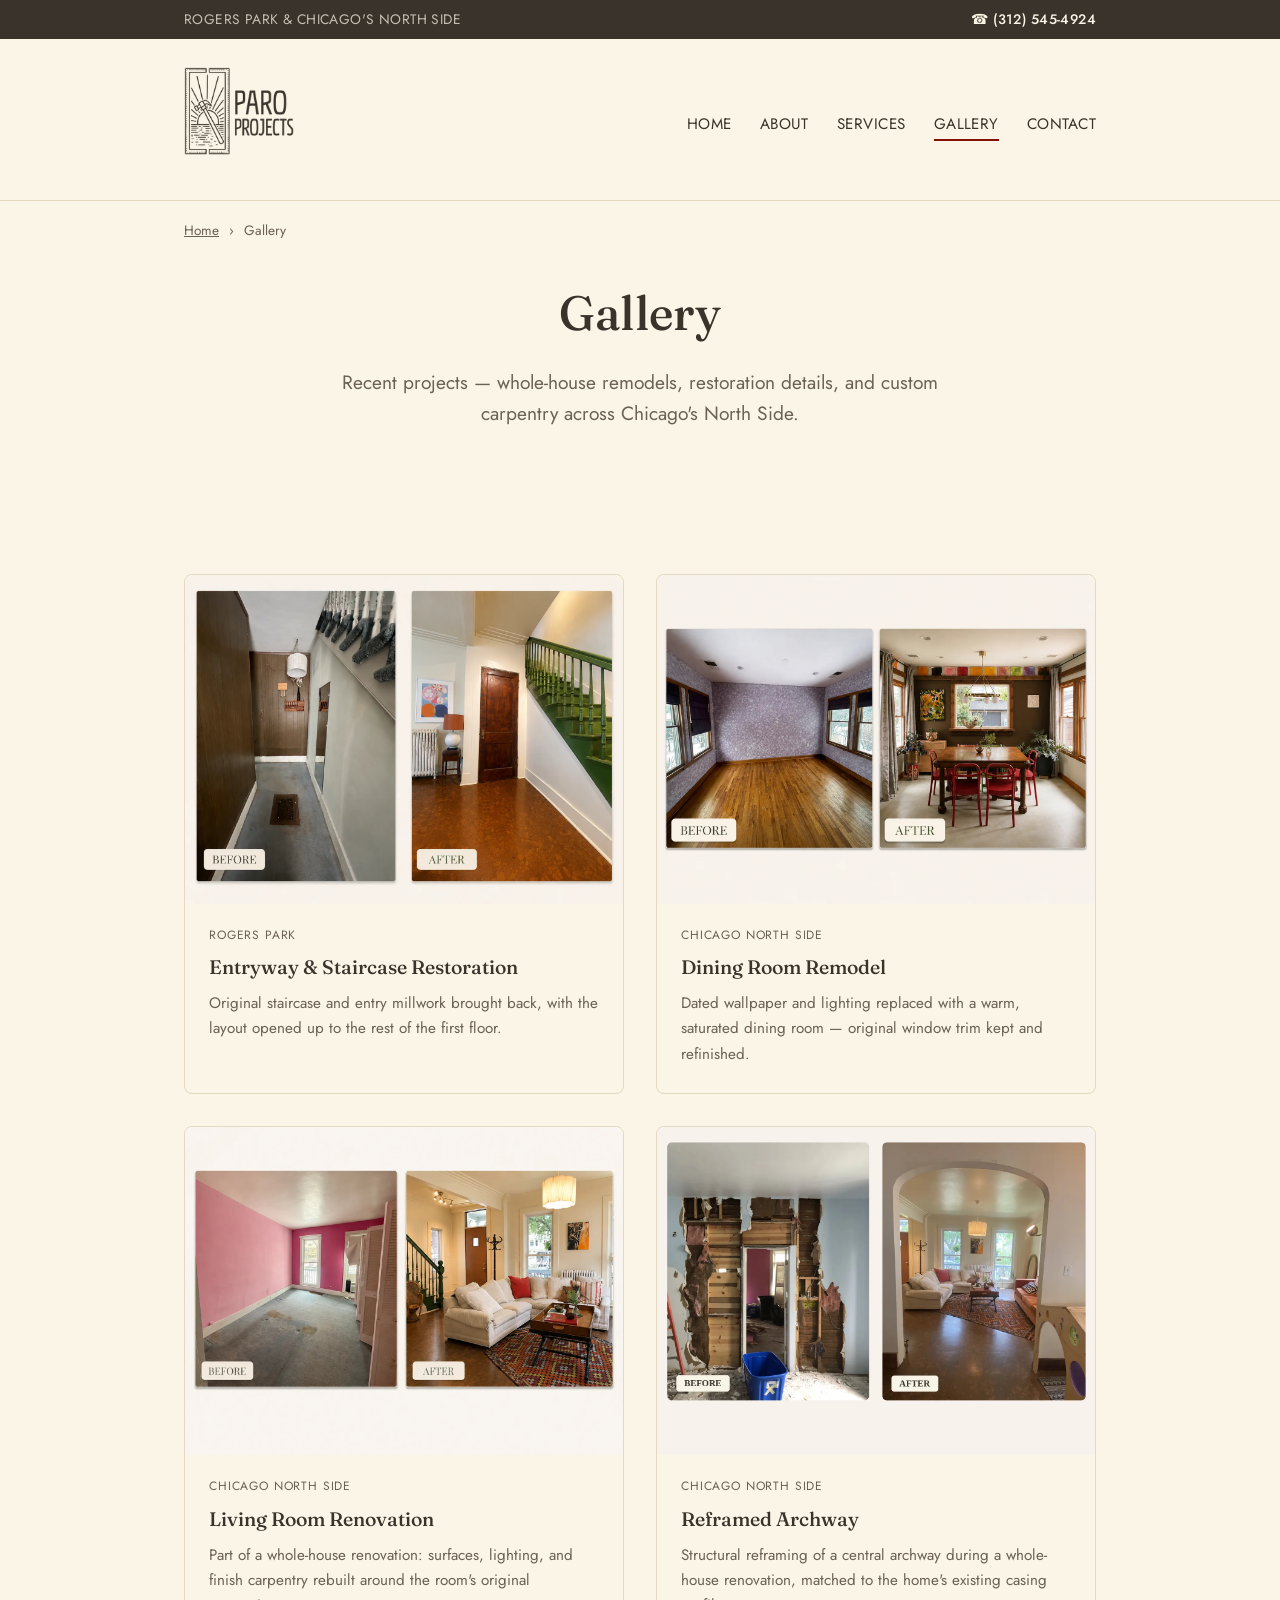
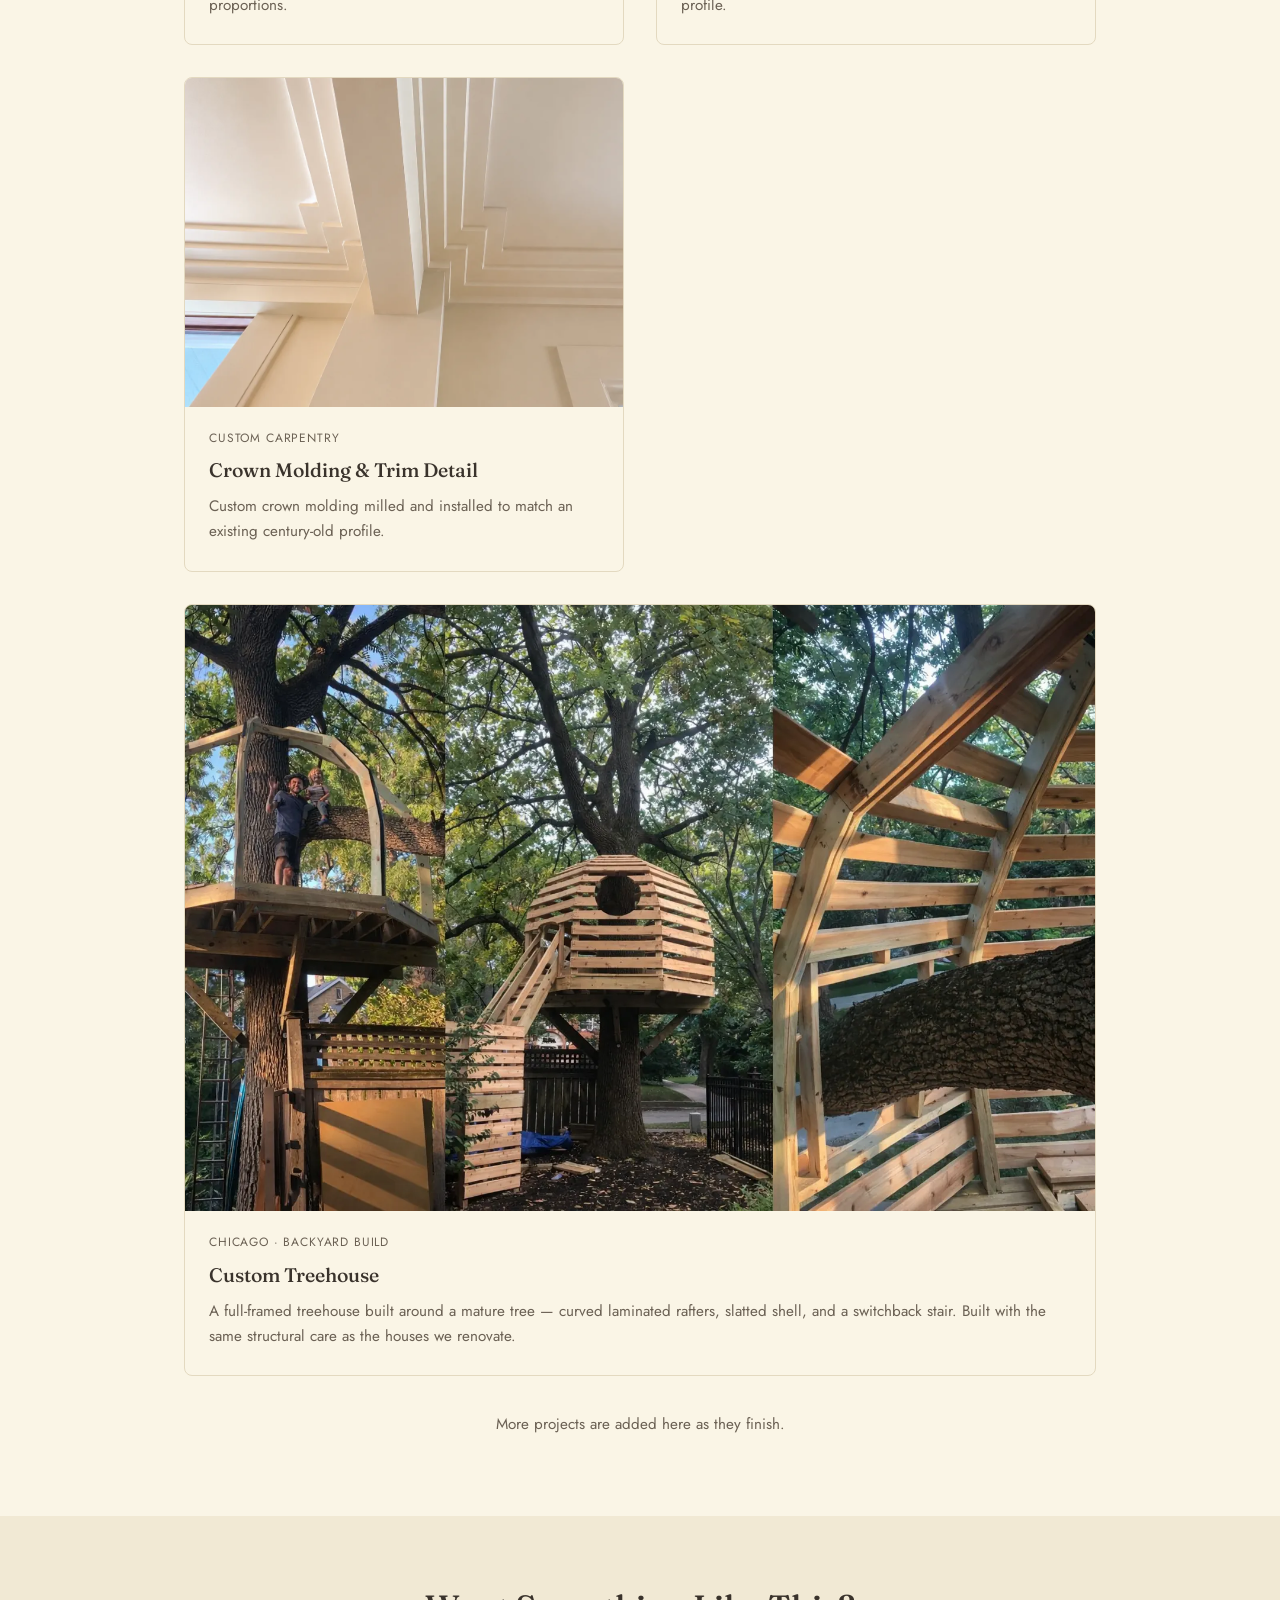
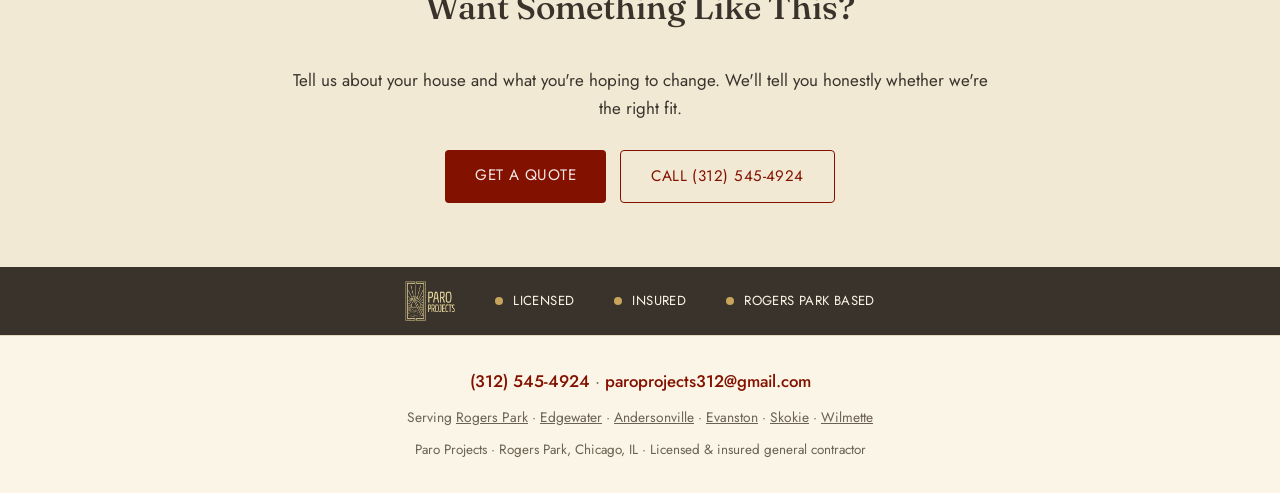
<file: gallery.html>
<!DOCTYPE html>
<html lang="en">
<head>
<meta charset="UTF-8">
<meta name="viewport" content="width=device-width, initial-scale=1.0">
<title>Project Gallery | Paro Projects Chicago</title>
<meta name="description" content="Before-and-after photos of whole-house remodels, staircase restoration, and custom millwork in Rogers Park and across Chicago's North Side.">
<link rel="canonical" href="https://www.paroprojects.com/gallery.html">
<meta name="theme-color" content="#831100">
<meta name="robots" content="index, follow, max-image-preview:large">
<meta name="geo.region" content="US-IL">
<meta name="geo.placename" content="Chicago">

<meta property="og:type" content="website">
<meta property="og:site_name" content="Paro Projects">
<meta property="og:title" content="Project Gallery | Paro Projects Chicago">
<meta property="og:description" content="Before-and-after photos of whole-house remodels, staircase restoration, and custom millwork in Rogers Park and across Chicago's North Side.">
<meta property="og:url" content="https://www.paroprojects.com/gallery.html">
<meta property="og:image" content="https://www.paroprojects.com/images/rogers-park-entryway-staircase-remodel-before-after.webp">
<meta property="og:locale" content="en_US">
<meta name="twitter:card" content="summary_large_image">
<meta name="twitter:title" content="Project Gallery | Paro Projects Chicago">
<meta name="twitter:description" content="Before-and-after photos of whole-house remodels, staircase restoration, and custom millwork in Rogers Park and across Chicago's North Side.">
<meta name="twitter:image" content="https://www.paroprojects.com/images/rogers-park-entryway-staircase-remodel-before-after.webp">

<link rel="icon" href="favicon-32.png" sizes="32x32">
<link rel="apple-touch-icon" href="apple-touch-icon.png">

<link rel="preconnect" href="https://fonts.googleapis.com">
<link rel="preconnect" href="https://fonts.gstatic.com" crossorigin>
<link rel="stylesheet" href="https://fonts.googleapis.com/css2?family=Fraunces:opsz,wght@9..144,400;9..144,500;9..144,600&family=Jost:wght@400;500&display=swap">
<link rel="stylesheet" href="style.css">

<script type="application/ld+json">
{
  "@context": "https://schema.org",
  "@type": "BreadcrumbList",
  "itemListElement": [
    {
      "@type": "ListItem",
      "position": 1,
      "name": "Home",
      "item": "https://www.paroprojects.com/index.html"
    },
    {
      "@type": "ListItem",
      "position": 2,
      "name": "Gallery"
    }
  ]
}
</script>

<script async src="https://www.googletagmanager.com/gtag/js?id=G-7SHN7VHXN6"></script>
<script>
  window.dataLayer = window.dataLayer || [];
  function gtag(){dataLayer.push(arguments);}
  gtag('js', new Date());
  gtag('config', 'G-7SHN7VHXN6');
</script>
</head>
<body>
<a class="skip-link" href="#main">Skip to content</a>

<div class="topbar">
  <div class="wrap">
    <span class="topbar-area">Rogers Park &amp; Chicago's North Side</span>
    <a class="topbar-phone" href="tel:+13125454924" data-cta="topbar-call">
      <span aria-hidden="true">&#9742;</span> (312) 545-4924
    </a>
  </div>
</div>

<header class="site-header">
  <div class="wrap">
    <div class="wordmark">
      <a href="index.html">
        <img src="images/paro-projects-logo.webp" alt="Paro Projects"
             class="logo" width="110" height="88">
      </a>
    </div>
    <nav class="main-nav" aria-label="Main">
      <ul>
        <li><a href="index.html">Home</a></li>
        <li><a href="about.html">About</a></li>
        <li><a href="services.html">Services</a></li>
        <li><a href="gallery.html" class="active">Gallery</a></li>
        <li><a href="contact.html">Contact</a></li>
      </ul>
    </nav>
  </div>
</header>

<main id="main">

<nav class="breadcrumb wrap" aria-label="Breadcrumb">
  <a href="index.html">Home</a> <span aria-hidden="true">&rsaquo;</span> <span>Gallery</span>
</nav>

<div class="hero-text wrap" style="padding-top:32px;">
  <h1>Gallery</h1>
  <p class="tagline">Recent projects &mdash; whole-house remodels, restoration details, and custom carpentry across Chicago's North Side.</p>
</div>

<section>
  <div class="wrap">
    <div class="project-grid">
      <figure class="project-card">
        <img src="images/rogers-park-entryway-staircase-remodel-before-after.webp" alt="Before and after of a Rogers Park entryway and staircase remodel &mdash; old house restoration and interior renovation in Chicago" width="1448" height="1086" loading="lazy" decoding="async">
        <figcaption>
          <p class="project-place">Rogers Park</p>
          <h3>Entryway &amp; Staircase Restoration</h3>
          <p>Original staircase and entry millwork brought back, with the layout opened up to the rest of the first floor.</p>
        </figcaption>
      </figure>
      <figure class="project-card">
        <img src="images/chicago-dining-room-remodel-before-after.webp" alt="Before and after of a Chicago dining room remodel with custom millwork and lighting, part of a whole-house renovation" width="1448" height="1086" loading="lazy" decoding="async">
        <figcaption>
          <p class="project-place">Chicago North Side</p>
          <h3>Dining Room Remodel</h3>
          <p>Dated wallpaper and lighting replaced with a warm, saturated dining room &mdash; original window trim kept and refinished.</p>
        </figcaption>
      </figure>
      <figure class="project-card">
        <img src="images/chicago-living-room-renovation-before-after.webp" alt="Before and after of a Chicago living room renovation, part of a whole-house home remodeling project" width="1448" height="1086" loading="lazy" decoding="async">
        <figcaption>
          <p class="project-place">Chicago North Side</p>
          <h3>Living Room Renovation</h3>
          <p>Part of a whole-house renovation: surfaces, lighting, and finish carpentry rebuilt around the room's original proportions.</p>
        </figcaption>
      </figure>
      <figure class="project-card">
        <img src="images/chicago-archway-living-room-remodel-before-after.webp" alt="Before and after of a reframed archway and living room during a Chicago whole-house renovation and old house restoration" width="1448" height="1086" loading="lazy" decoding="async">
        <figcaption>
          <p class="project-place">Chicago North Side</p>
          <h3>Reframed Archway</h3>
          <p>Structural reframing of a central archway during a whole-house renovation, matched to the home's existing casing profile.</p>
        </figcaption>
      </figure>
      <figure class="project-card">
        <img src="images/custom-crown-molding-carpentry-detail.webp" alt="Custom crown molding and trim carpentry detail built by Paro Projects" width="1087" height="1040" loading="lazy" decoding="async">
        <figcaption>
          <p class="project-place">Custom Carpentry</p>
          <h3>Crown Molding &amp; Trim Detail</h3>
          <p>Custom crown molding milled and installed to match an existing century-old profile.</p>
        </figcaption>
      </figure>
      <figure class="project-card project-card-wide">
        <img src="images/chicago-treehouse-build-custom-carpentry.webp"
             alt="Custom-built treehouse in a Chicago backyard - curved laminated rafters, slatted cedar shell, and a switchback stair, built by Paro Projects"
             width="1536" height="1024" loading="lazy" decoding="async">
        <figcaption>
          <p class="project-place">Chicago &middot; Backyard Build</p>
          <h3>Custom Treehouse</h3>
          <p>A full-framed treehouse built around a mature tree &mdash; curved laminated rafters, slatted shell, and a switchback stair. Built with the same structural care as the houses we renovate.</p>
        </figcaption>
      </figure>
    </div>
    <p class="service-list-note">More projects are added here as they finish.</p>
  </div>
</section>


<section class="alt cta-band">
  <div class="wrap">
    <h2>Want Something Like This?</h2>
    <p class="prose" style="text-align:center;">Tell us about your house and what you're hoping to change. We'll tell you honestly whether we're the right fit.</p>
    <div class="cta-row cta-pair">
      <a href="contact.html" class="btn" data-cta="quote">Get a Quote</a>
      <a href="tel:+13125454924" class="btn btn-outline" data-cta="band-call">Call (312) 545-4924</a>
    </div>
  </div>
</section>


</main>

<div class="credentials-strip slim">
  <div class="wrap">
    <img src="images/paro-projects-logo-gold.webp" alt="" class="strip-logo"
         width="90" height="72" loading="lazy">
    <div class="credential-badge"><span class="dot"></span>Licensed</div>
    <div class="credential-badge"><span class="dot"></span>Insured</div>
    <div class="credential-badge"><span class="dot"></span>Rogers Park Based</div>
  </div>
</div>

<footer>
  <div class="wrap">
    <p class="footer-contact">
      <a href="tel:+13125454924" data-cta="footer-call">(312) 545-4924</a>
      &middot;
      <a href="mailto:paroprojects312@gmail.com">paroprojects312@gmail.com</a>
    </p>
    <p class="footer-areas">Serving <a href="rogers-park.html">Rogers Park</a> &middot; <a href="edgewater.html">Edgewater</a> &middot; <a href="andersonville.html">Andersonville</a> &middot; <a href="evanston.html">Evanston</a> &middot; <a href="skokie.html">Skokie</a> &middot; <a href="wilmette.html">Wilmette</a></p>
    <p class="footer-legal">Paro Projects &middot; Rogers Park, Chicago, IL &middot; Licensed &amp; insured general contractor</p>
  </div>
</footer>

<div class="mobile-cta" role="complementary" aria-label="Contact Paro Projects">
  <a href="tel:+13125454924" class="mobile-cta-btn call" data-cta="sticky-call">Call Now</a>
  <a href="contact.html" class="mobile-cta-btn quote" data-cta="sticky-quote">Get a Quote</a>
</div>

<script src="site.js" defer></script>
</body>
</html>
</file>
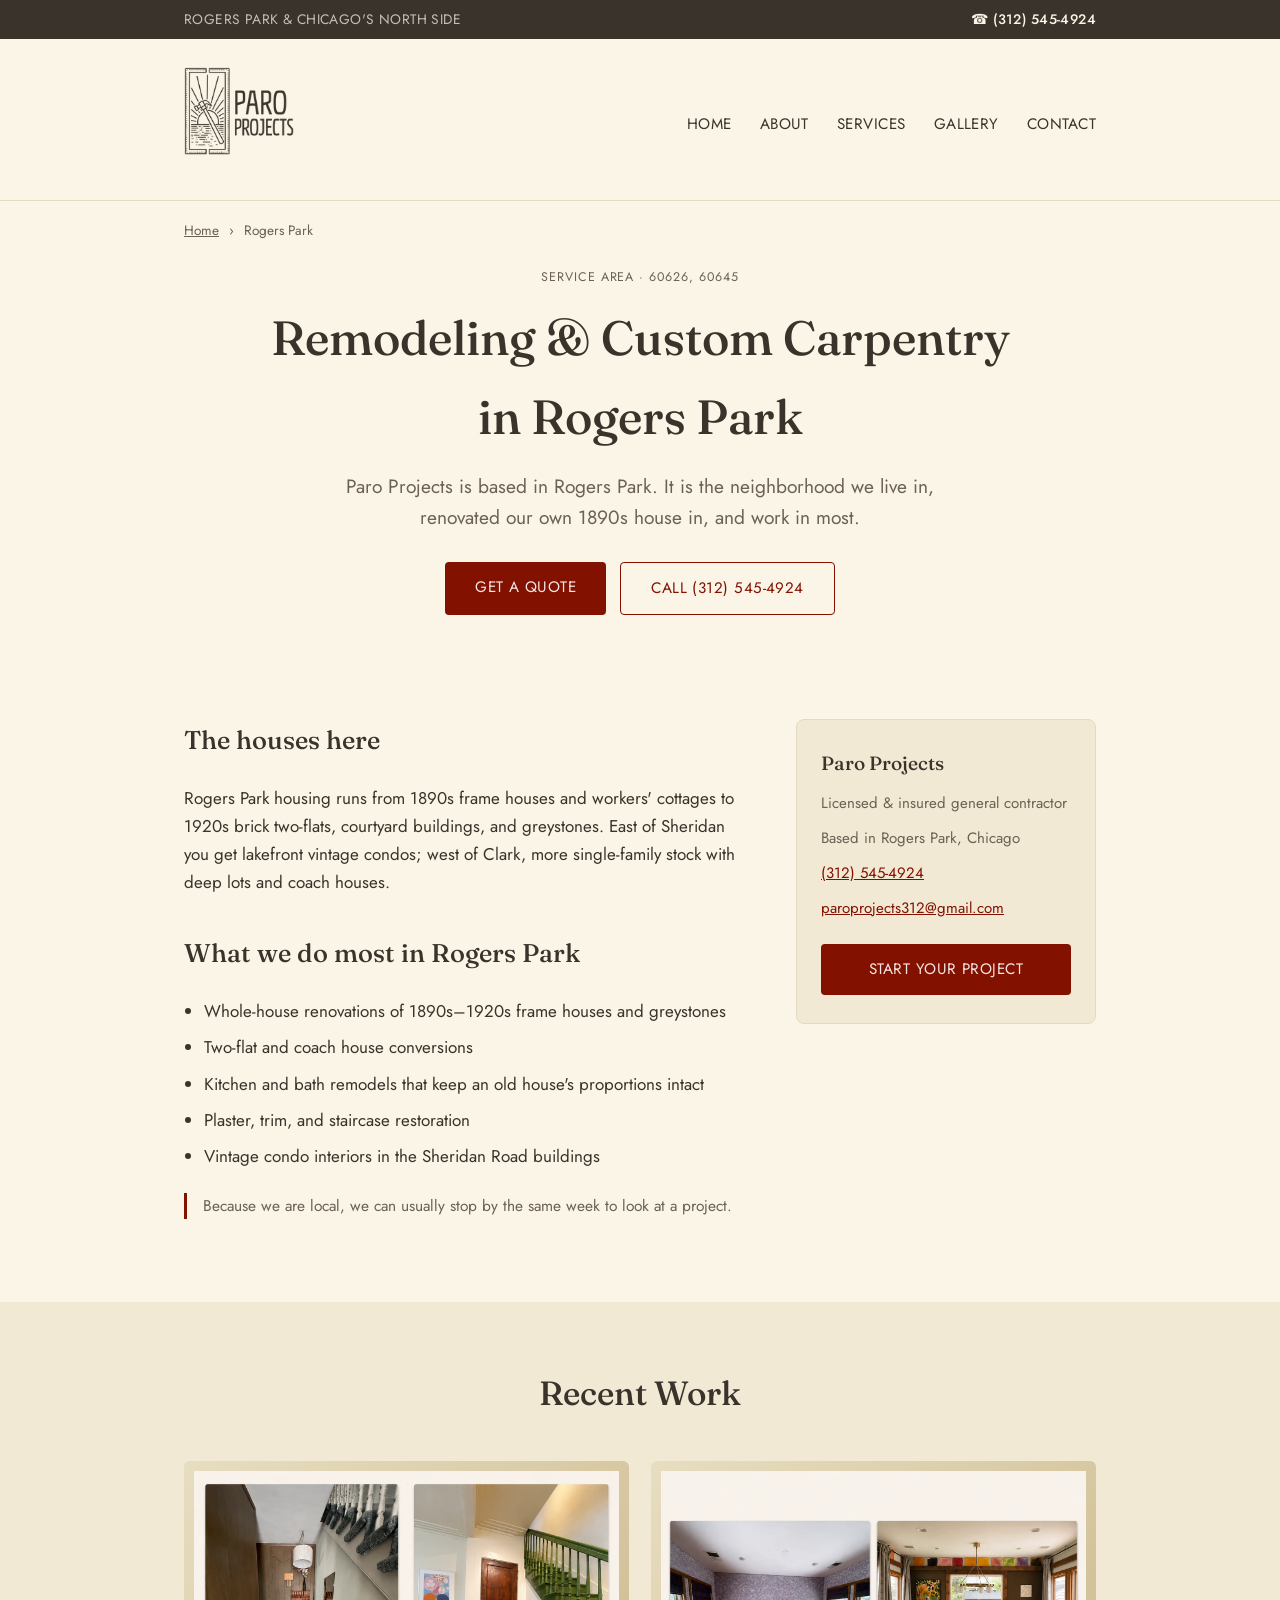
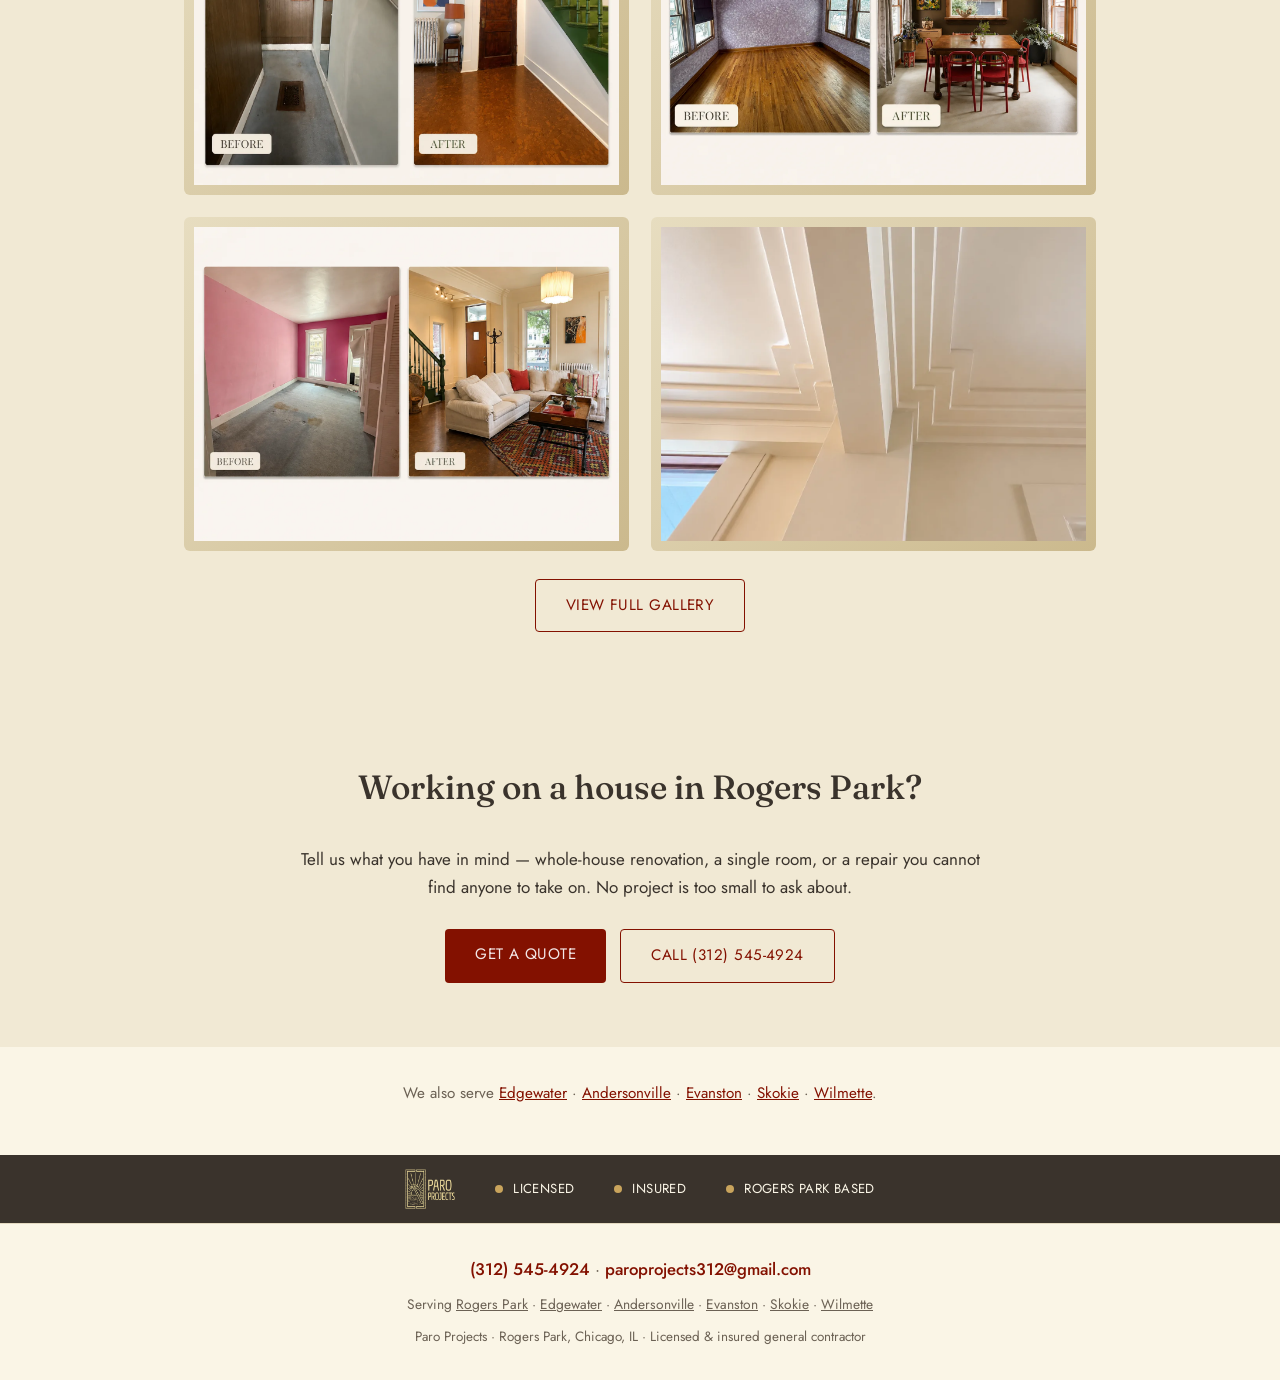
<file: rogers-park.html>
<!DOCTYPE html>
<html lang="en">
<head>
<meta charset="UTF-8">
<meta name="viewport" content="width=device-width, initial-scale=1.0">
<title>Rogers Park Remodeling &amp; General Contractor | Paro Projects</title>
<meta name="description" content="Licensed and insured general contractor in Rogers Park. Remodeling, restoration, and custom carpentry for older homes. Call (312) 545-4924.">
<link rel="canonical" href="https://www.paroprojects.com/rogers-park.html">
<meta name="theme-color" content="#831100">
<meta name="robots" content="index, follow, max-image-preview:large">
<meta name="geo.region" content="US-IL">
<meta name="geo.placename" content="Chicago">

<meta property="og:type" content="website">
<meta property="og:site_name" content="Paro Projects">
<meta property="og:title" content="Rogers Park Remodeling &amp; General Contractor | Paro Projects">
<meta property="og:description" content="Licensed and insured general contractor in Rogers Park. Remodeling, restoration, and custom carpentry for older homes. Call (312) 545-4924.">
<meta property="og:url" content="https://www.paroprojects.com/rogers-park.html">
<meta property="og:image" content="https://www.paroprojects.com/images/chicago-dining-room-remodel-before-after.webp">
<meta property="og:locale" content="en_US">
<meta name="twitter:card" content="summary_large_image">
<meta name="twitter:title" content="Rogers Park Remodeling &amp; General Contractor | Paro Projects">
<meta name="twitter:description" content="Licensed and insured general contractor in Rogers Park. Remodeling, restoration, and custom carpentry for older homes. Call (312) 545-4924.">
<meta name="twitter:image" content="https://www.paroprojects.com/images/chicago-dining-room-remodel-before-after.webp">

<link rel="icon" href="favicon-32.png" sizes="32x32">
<link rel="apple-touch-icon" href="apple-touch-icon.png">

<link rel="preconnect" href="https://fonts.googleapis.com">
<link rel="preconnect" href="https://fonts.gstatic.com" crossorigin>
<link rel="stylesheet" href="https://fonts.googleapis.com/css2?family=Fraunces:opsz,wght@9..144,400;9..144,500;9..144,600&family=Jost:wght@400;500&display=swap">
<link rel="stylesheet" href="style.css">

<script type="application/ld+json">
{
  "@context": "https://schema.org",
  "@type": "Service",
  "serviceType": "Home remodeling and general contracting",
  "provider": {
    "@type": "GeneralContractor",
    "@id": "https://www.paroprojects.com/#business",
    "name": "Paro Projects",
    "telephone": "+13125454924"
  },
  "areaServed": {
    "@type": "City",
    "name": "Rogers Park",
    "containedInPlace": {
      "@type": "State",
      "name": "Illinois"
    }
  },
  "description": "Remodeling, restoration, and custom carpentry for homes in Rogers Park, Illinois."
}
</script>
<script type="application/ld+json">
{
  "@context": "https://schema.org",
  "@type": "BreadcrumbList",
  "itemListElement": [
    {
      "@type": "ListItem",
      "position": 1,
      "name": "Home",
      "item": "https://www.paroprojects.com/index.html"
    },
    {
      "@type": "ListItem",
      "position": 2,
      "name": "Service Areas"
    },
    {
      "@type": "ListItem",
      "position": 3,
      "name": "Rogers Park"
    }
  ]
}
</script>

<script async src="https://www.googletagmanager.com/gtag/js?id=G-7SHN7VHXN6"></script>
<script>
  window.dataLayer = window.dataLayer || [];
  function gtag(){dataLayer.push(arguments);}
  gtag('js', new Date());
  gtag('config', 'G-7SHN7VHXN6');
</script>
</head>
<body>
<a class="skip-link" href="#main">Skip to content</a>

<div class="topbar">
  <div class="wrap">
    <span class="topbar-area">Rogers Park &amp; Chicago's North Side</span>
    <a class="topbar-phone" href="tel:+13125454924" data-cta="topbar-call">
      <span aria-hidden="true">&#9742;</span> (312) 545-4924
    </a>
  </div>
</div>

<header class="site-header">
  <div class="wrap">
    <div class="wordmark">
      <a href="index.html">
        <img src="images/paro-projects-logo.webp" alt="Paro Projects"
             class="logo" width="110" height="88">
      </a>
    </div>
    <nav class="main-nav" aria-label="Main">
      <ul>
        <li><a href="index.html">Home</a></li>
        <li><a href="about.html">About</a></li>
        <li><a href="services.html">Services</a></li>
        <li><a href="gallery.html">Gallery</a></li>
        <li><a href="contact.html">Contact</a></li>
      </ul>
    </nav>
  </div>
</header>

<main id="main">

<nav class="breadcrumb wrap" aria-label="Breadcrumb">
  <a href="index.html">Home</a> <span aria-hidden="true">&rsaquo;</span> <span>Rogers Park</span>
</nav>

<div class="hero-text wrap area-hero">
  <p class="eyebrow">Service Area &middot; 60626, 60645</p>
  <h1>Remodeling &amp; Custom Carpentry in Rogers Park</h1>
  <p class="tagline">Paro Projects is based in Rogers Park. It is the neighborhood we live in, renovated our own 1890s house in, and work in most.</p>
  <div class="cta-row cta-pair">
    <a href="contact.html" class="btn" data-cta="area-quote">Get a Quote</a>
    <a href="tel:+13125454924" class="btn btn-outline" data-cta="area-call">Call (312) 545-4924</a>
  </div>
</div>

<section>
  <div class="wrap">
    <div class="area-layout">
      <div class="prose area-prose">
        <h2>The houses here</h2>
        <p>Rogers Park housing runs from 1890s frame houses and workers' cottages to 1920s brick two-flats, courtyard buildings, and greystones. East of Sheridan you get lakefront vintage condos; west of Clark, more single-family stock with deep lots and coach houses.</p>
        <h2>What we do most in Rogers Park</h2>
        <ul class="area-list">
        <li>Whole-house renovations of 1890s&ndash;1920s frame houses and greystones</li>
        <li>Two-flat and coach house conversions</li>
        <li>Kitchen and bath remodels that keep an old house's proportions intact</li>
        <li>Plaster, trim, and staircase restoration</li>
        <li>Vintage condo interiors in the Sheridan Road buildings</li>
        </ul>
        <p class="area-note">Because we are local, we can usually stop by the same week to look at a project.</p>
      </div>
      <aside class="area-aside">
        <h3>Paro Projects</h3>
        <p class="area-aside-line">Licensed &amp; insured general contractor</p>
        <p class="area-aside-line">Based in Rogers Park, Chicago</p>
        <p class="area-aside-line"><a href="tel:+13125454924" data-cta="aside-call">(312) 545-4924</a></p>
        <p class="area-aside-line"><a href="mailto:paroprojects312@gmail.com">paroprojects312@gmail.com</a></p>
        <a href="contact.html" class="btn" data-cta="aside-quote">Start Your Project</a>
      </aside>
    </div>
  </div>
</section>

<section class="alt">
  <div class="wrap">
    <h2>Recent Work</h2>
    <div class="gallery-grid">
      <div class="gallery-tile"><img src="images/rogers-park-entryway-staircase-remodel-before-after.webp" alt="Before and after of a Rogers Park entryway and staircase remodel &mdash; old house restoration and interior renovation in Chicago" width="1448" height="1086" loading="lazy" decoding="async"></div>
      <div class="gallery-tile"><img src="images/chicago-dining-room-remodel-before-after.webp" alt="Before and after of a Chicago dining room remodel with custom millwork and lighting, part of a whole-house renovation" width="1448" height="1086" loading="lazy" decoding="async"></div>
      <div class="gallery-tile"><img src="images/chicago-living-room-renovation-before-after.webp" alt="Before and after of a Chicago living room renovation, part of a whole-house home remodeling project" width="1448" height="1086" loading="lazy" decoding="async"></div>
      <div class="gallery-tile"><img src="images/custom-crown-molding-carpentry-detail.webp" alt="Custom crown molding and trim carpentry detail built by Paro Projects" width="1087" height="1040" loading="lazy" decoding="async"></div>
    </div>
    <div class="cta-row">
      <a href="gallery.html" class="btn btn-outline">View Full Gallery</a>
    </div>
  </div>
</section>


<section class="alt cta-band">
  <div class="wrap">
    <h2>Working on a house in Rogers Park?</h2>
    <p class="prose" style="text-align:center;">Tell us what you have in mind &mdash; whole-house renovation, a single room, or a repair you cannot find anyone to take on. No project is too small to ask about.</p>
    <div class="cta-row cta-pair">
      <a href="contact.html" class="btn" data-cta="quote">Get a Quote</a>
      <a href="tel:+13125454924" class="btn btn-outline" data-cta="band-call">Call (312) 545-4924</a>
    </div>
  </div>
</section>


<section class="section-compact">
  <div class="wrap">
    <p class="service-list-note">We also serve <a href="edgewater.html">Edgewater</a> &middot; <a href="andersonville.html">Andersonville</a> &middot; <a href="evanston.html">Evanston</a> &middot; <a href="skokie.html">Skokie</a> &middot; <a href="wilmette.html">Wilmette</a>.</p>
  </div>
</section>

</main>

<div class="credentials-strip slim">
  <div class="wrap">
    <img src="images/paro-projects-logo-gold.webp" alt="" class="strip-logo"
         width="90" height="72" loading="lazy">
    <div class="credential-badge"><span class="dot"></span>Licensed</div>
    <div class="credential-badge"><span class="dot"></span>Insured</div>
    <div class="credential-badge"><span class="dot"></span>Rogers Park Based</div>
  </div>
</div>

<footer>
  <div class="wrap">
    <p class="footer-contact">
      <a href="tel:+13125454924" data-cta="footer-call">(312) 545-4924</a>
      &middot;
      <a href="mailto:paroprojects312@gmail.com">paroprojects312@gmail.com</a>
    </p>
    <p class="footer-areas">Serving <a href="rogers-park.html">Rogers Park</a> &middot; <a href="edgewater.html">Edgewater</a> &middot; <a href="andersonville.html">Andersonville</a> &middot; <a href="evanston.html">Evanston</a> &middot; <a href="skokie.html">Skokie</a> &middot; <a href="wilmette.html">Wilmette</a></p>
    <p class="footer-legal">Paro Projects &middot; Rogers Park, Chicago, IL &middot; Licensed &amp; insured general contractor</p>
  </div>
</footer>

<div class="mobile-cta" role="complementary" aria-label="Contact Paro Projects">
  <a href="tel:+13125454924" class="mobile-cta-btn call" data-cta="sticky-call">Call Now</a>
  <a href="contact.html" class="mobile-cta-btn quote" data-cta="sticky-quote">Get a Quote</a>
</div>

<script src="site.js" defer></script>
</body>
</html>
</file>
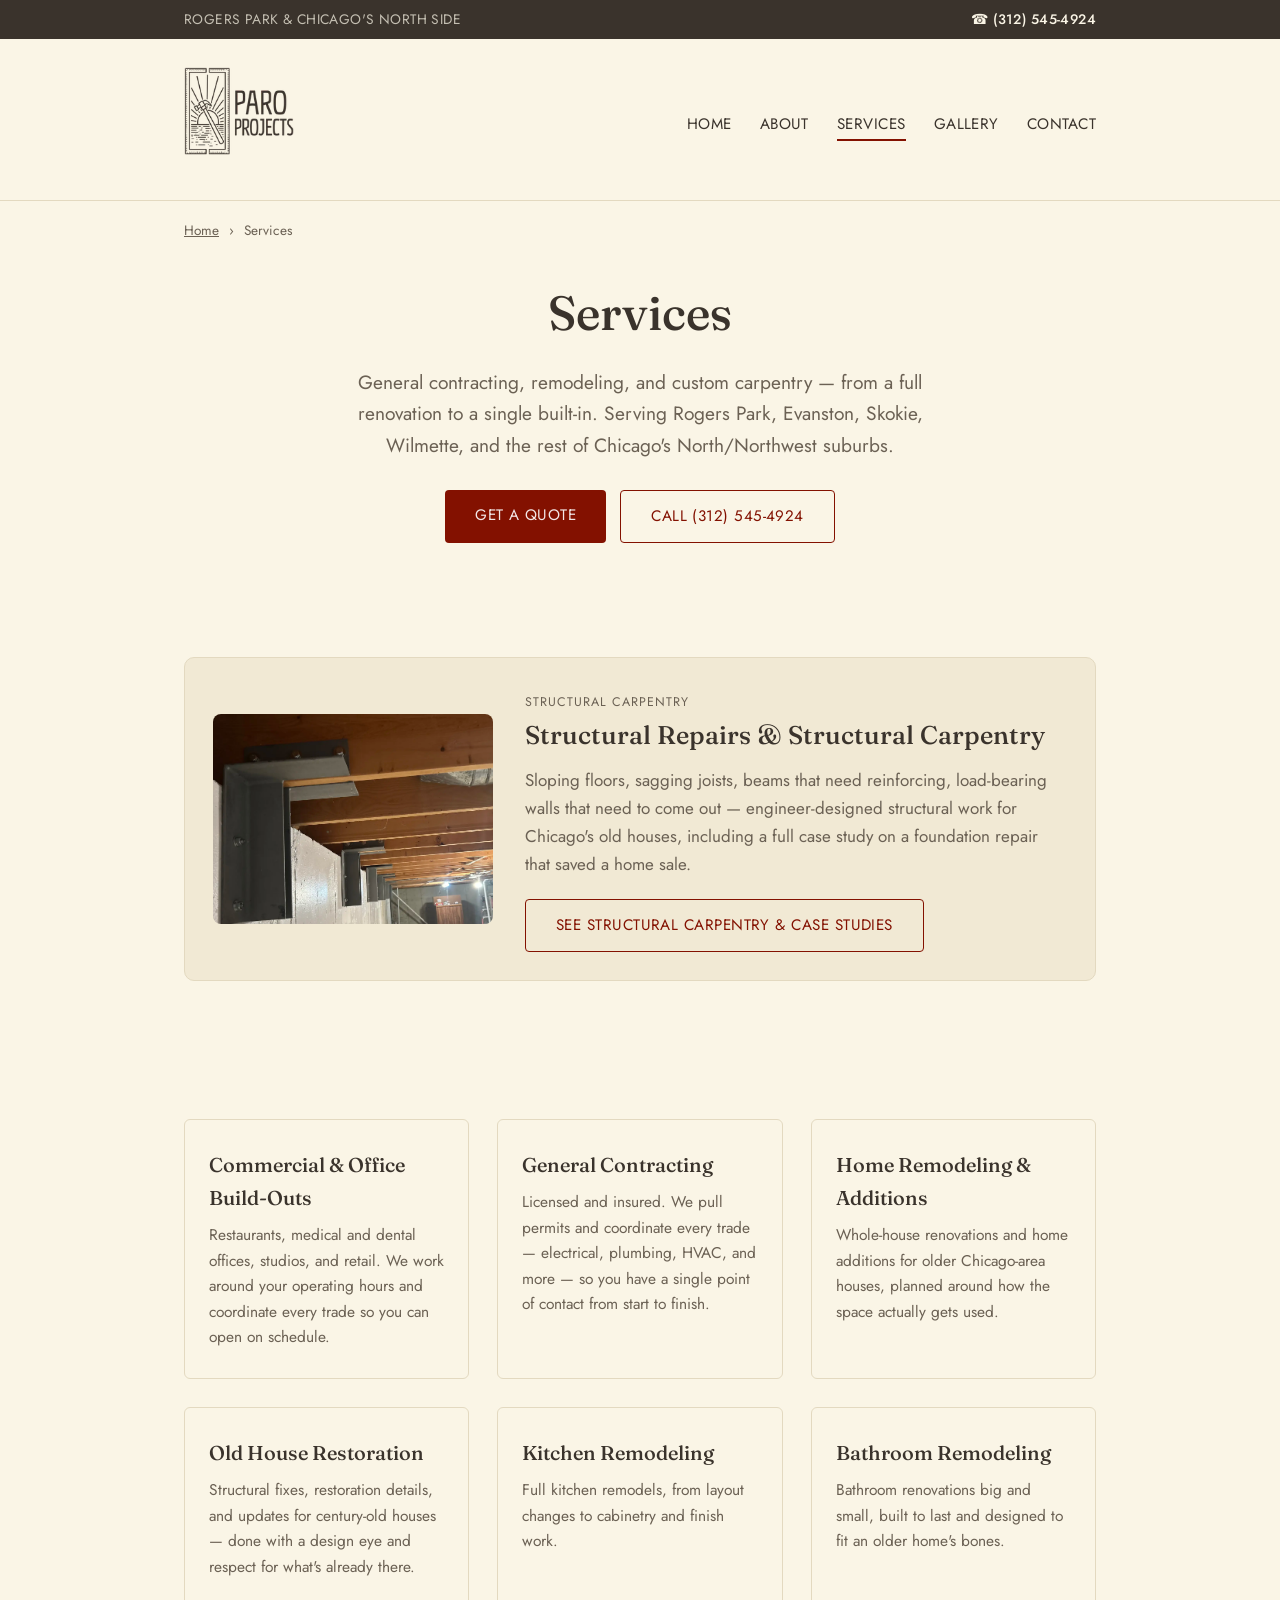
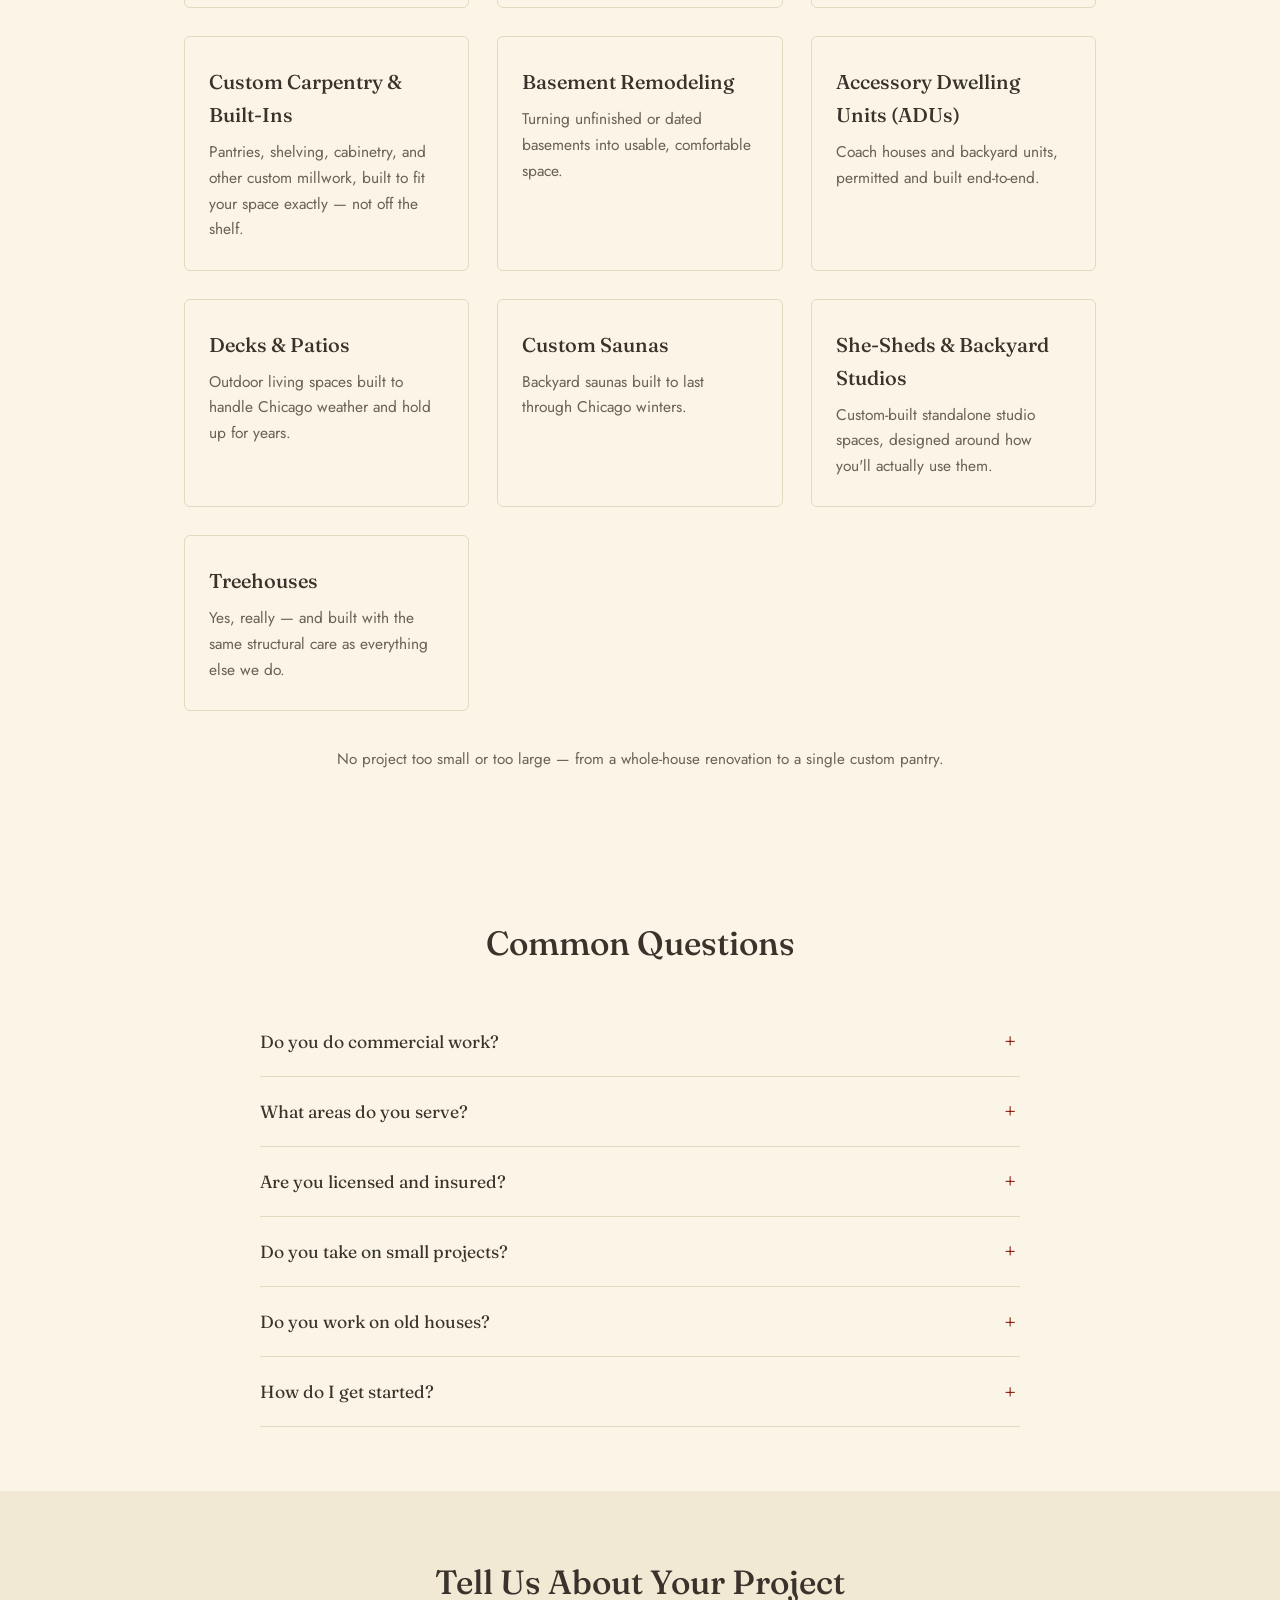
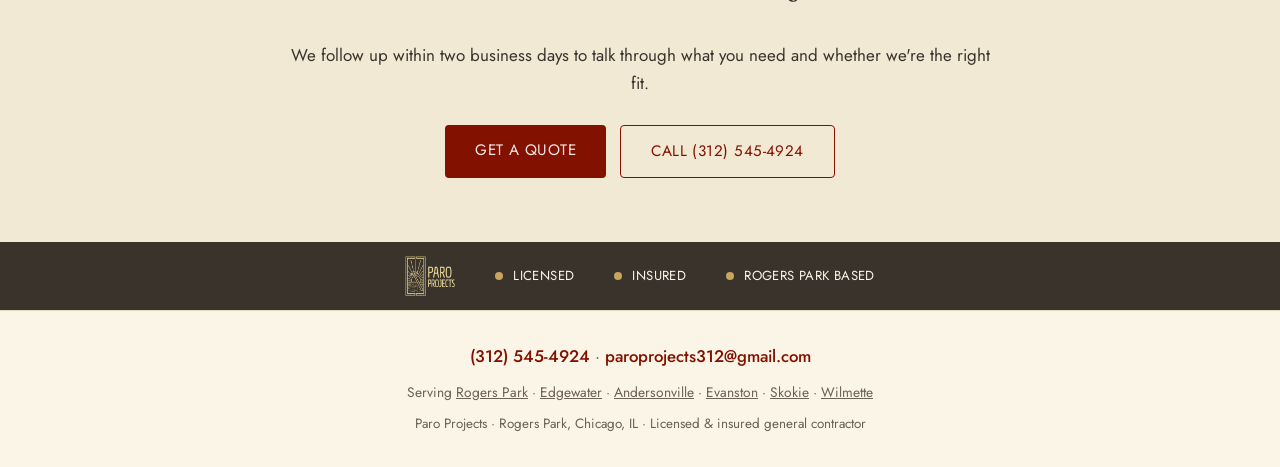
<file: services.html>
<!DOCTYPE html>
<html lang="en">
<head>
<meta charset="UTF-8">
<meta name="viewport" content="width=device-width, initial-scale=1.0">
<title>Remodeling &amp; Carpentry Services | Paro Projects Chicago</title>
<meta name="description" content="Kitchen and bath remodeling, whole-house renovation, custom carpentry, ADUs, and commercial build-outs for restaurants and offices. Licensed and insured, Chicago.">
<link rel="canonical" href="https://www.paroprojects.com/services.html">
<meta name="theme-color" content="#831100">
<meta name="robots" content="index, follow, max-image-preview:large">
<meta name="geo.region" content="US-IL">
<meta name="geo.placename" content="Chicago">

<meta property="og:type" content="website">
<meta property="og:site_name" content="Paro Projects">
<meta property="og:title" content="Remodeling &amp; Carpentry Services | Paro Projects Chicago">
<meta property="og:description" content="Kitchen and bath remodeling, whole-house renovation, custom carpentry, ADUs, and commercial build-outs for restaurants and offices. Licensed and insured, Chicago.">
<meta property="og:url" content="https://www.paroprojects.com/services.html">
<meta property="og:image" content="https://www.paroprojects.com/images/chicago-dining-room-remodel-before-after.webp">
<meta property="og:locale" content="en_US">
<meta name="twitter:card" content="summary_large_image">
<meta name="twitter:title" content="Remodeling &amp; Carpentry Services | Paro Projects Chicago">
<meta name="twitter:description" content="Kitchen and bath remodeling, whole-house renovation, custom carpentry, ADUs, and commercial build-outs for restaurants and offices. Licensed and insured, Chicago.">
<meta name="twitter:image" content="https://www.paroprojects.com/images/chicago-dining-room-remodel-before-after.webp">

<link rel="icon" href="favicon-32.png" sizes="32x32">
<link rel="apple-touch-icon" href="apple-touch-icon.png">

<link rel="preconnect" href="https://fonts.googleapis.com">
<link rel="preconnect" href="https://fonts.gstatic.com" crossorigin>
<link rel="stylesheet" href="https://fonts.googleapis.com/css2?family=Fraunces:opsz,wght@9..144,400;9..144,500;9..144,600&family=Jost:wght@400;500&display=swap">
<link rel="stylesheet" href="style.css">

<script type="application/ld+json">
{
  "@context": "https://schema.org",
  "@type": "BreadcrumbList",
  "itemListElement": [
    {
      "@type": "ListItem",
      "position": 1,
      "name": "Home",
      "item": "https://www.paroprojects.com/index.html"
    },
    {
      "@type": "ListItem",
      "position": 2,
      "name": "Services"
    }
  ]
}
</script>
<script type="application/ld+json">
{
  "@context": "https://schema.org",
  "@type": "FAQPage",
  "mainEntity": [
    {
      "@type": "Question",
      "name": "Do you do commercial work?",
      "acceptedAnswer": {
        "@type": "Answer",
        "text": "Yes. Alongside home remodeling we do commercial and office build-outs - restaurants, medical and dental offices, studios, and retail. We can work around your operating hours so you stay open, or run straight through to hit an opening date."
      }
    },
    {
      "@type": "Question",
      "name": "What areas do you serve?",
      "acceptedAnswer": {
        "@type": "Answer",
        "text": "We are based in Rogers Park and work across Chicago's North and Northwest Side and the northern suburbs - including Edgewater, Andersonville, West Ridge, Lincoln Square, Evanston, Skokie, and Wilmette."
      }
    },
    {
      "@type": "Question",
      "name": "Are you licensed and insured?",
      "acceptedAnswer": {
        "@type": "Answer",
        "text": "Yes. Paro Projects is a licensed and insured general contractor. We pull permits and coordinate every trade on your project."
      }
    },
    {
      "@type": "Question",
      "name": "Do you take on small projects?",
      "acceptedAnswer": {
        "@type": "Answer",
        "text": "Yes. We are happy to talk about a single built-in, a repair, or one room. No project is too small to ask about."
      }
    },
    {
      "@type": "Question",
      "name": "Do you work on old houses?",
      "acceptedAnswer": {
        "@type": "Answer",
        "text": "It is most of what we do. We restored our own 1890s Chicago house, and we specialize in renovating century-old homes without stripping out their character."
      }
    },
    {
      "@type": "Question",
      "name": "How do I get started?",
      "acceptedAnswer": {
        "@type": "Answer",
        "text": "Call us at (312) 545-4924 or fill out the form on our contact page. We follow up within two business days to talk through what you need."
      }
    }
  ]
}
</script>

<script async src="https://www.googletagmanager.com/gtag/js?id=G-7SHN7VHXN6"></script>
<script>
  window.dataLayer = window.dataLayer || [];
  function gtag(){dataLayer.push(arguments);}
  gtag('js', new Date());
  gtag('config', 'G-7SHN7VHXN6');
</script>
</head>
<body>
<a class="skip-link" href="#main">Skip to content</a>

<div class="topbar">
  <div class="wrap">
    <span class="topbar-area">Rogers Park &amp; Chicago's North Side</span>
    <a class="topbar-phone" href="tel:+13125454924" data-cta="topbar-call">
      <span aria-hidden="true">&#9742;</span> (312) 545-4924
    </a>
  </div>
</div>

<header class="site-header">
  <div class="wrap">
    <div class="wordmark">
      <a href="index.html">
        <img src="images/paro-projects-logo.webp" alt="Paro Projects"
             class="logo" width="110" height="88">
      </a>
    </div>
    <nav class="main-nav" aria-label="Main">
      <ul>
        <li><a href="index.html">Home</a></li>
        <li><a href="about.html">About</a></li>
        <li><a href="services.html" class="active">Services</a></li>
        <li><a href="gallery.html">Gallery</a></li>
        <li><a href="contact.html">Contact</a></li>
      </ul>
    </nav>
  </div>
</header>

<main id="main">

<nav class="breadcrumb wrap" aria-label="Breadcrumb">
  <a href="index.html">Home</a> <span aria-hidden="true">&rsaquo;</span> <span>Services</span>
</nav>

<div class="hero-text wrap" style="padding-top:32px;">
  <h1>Services</h1>
  <p class="tagline">General contracting, remodeling, and custom carpentry &mdash; from a full renovation to a single built-in. Serving Rogers Park, Evanston, Skokie, Wilmette, and the rest of Chicago's North/Northwest suburbs.</p>
  <div class="cta-row cta-pair">
    <a href="contact.html" class="btn" data-cta="services-quote">Get a Quote</a>
    <a href="tel:+13125454924" class="btn btn-outline" data-cta="services-call">Call (312) 545-4924</a>
  </div>
</div>

<section class="section-compact">
  <div class="wrap">
    <a href="structural-carpentry.html" class="structural-teaser" style="text-decoration:none;">
      <img src="images/chicago-suburbs-basement-foundation-steel-bracket-repair.webp"
           alt="22 custom steel brackets reinforcing a bowing basement foundation wall, Chicago suburbs"
           width="1600" height="1082" loading="lazy">
      <div>
        <span class="eyebrow">Structural Carpentry</span>
        <h2>Structural Repairs &amp; Structural Carpentry</h2>
        <p>Sloping floors, sagging joists, beams that need reinforcing, load-bearing walls that need to come out &mdash; engineer-designed structural work for Chicago's old houses, including a full case study on a foundation repair that saved a home sale.</p>
        <span class="btn btn-outline" style="display:inline-block;">See Structural Carpentry &amp; Case Studies</span>
      </div>
    </a>
  </div>
</section>

<section>
  <div class="wrap">
    <div class="services-grid">
      <div class="service-card">
        <h3>Commercial &amp; Office Build-Outs</h3>
        <p>Restaurants, medical and dental offices, studios, and retail. We work around your operating hours and coordinate every trade so you can open on schedule.</p>
      </div>
      <div class="service-card">
        <h3>General Contracting</h3>
        <p>Licensed and insured. We pull permits and coordinate every trade &mdash; electrical, plumbing, HVAC, and more &mdash; so you have a single point of contact from start to finish.</p>
      </div>
      <div class="service-card">
        <h3>Home Remodeling &amp; Additions</h3>
        <p>Whole-house renovations and home additions for older Chicago-area houses, planned around how the space actually gets used.</p>
      </div>
      <div class="service-card">
        <h3>Old House Restoration</h3>
        <p>Structural fixes, restoration details, and updates for century-old houses &mdash; done with a design eye and respect for what's already there.</p>
      </div>
      <div class="service-card">
        <h3>Kitchen Remodeling</h3>
        <p>Full kitchen remodels, from layout changes to cabinetry and finish work.</p>
      </div>
      <div class="service-card">
        <h3>Bathroom Remodeling</h3>
        <p>Bathroom renovations big and small, built to last and designed to fit an older home's bones.</p>
      </div>
      <div class="service-card">
        <h3>Custom Carpentry &amp; Built-Ins</h3>
        <p>Pantries, shelving, cabinetry, and other custom millwork, built to fit your space exactly &mdash; not off the shelf.</p>
      </div>
      <div class="service-card">
        <h3>Basement Remodeling</h3>
        <p>Turning unfinished or dated basements into usable, comfortable space.</p>
      </div>
      <div class="service-card">
        <h3>Accessory Dwelling Units (ADUs)</h3>
        <p>Coach houses and backyard units, permitted and built end-to-end.</p>
      </div>
      <div class="service-card">
        <h3>Decks &amp; Patios</h3>
        <p>Outdoor living spaces built to handle Chicago weather and hold up for years.</p>
      </div>
      <div class="service-card">
        <h3>Custom Saunas</h3>
        <p>Backyard saunas built to last through Chicago winters.</p>
      </div>
      <div class="service-card">
        <h3>She-Sheds &amp; Backyard Studios</h3>
        <p>Custom-built standalone studio spaces, designed around how you'll actually use them.</p>
      </div>
      <div class="service-card">
        <h3>Treehouses</h3>
        <p>Yes, really &mdash; and built with the same structural care as everything else we do.</p>
      </div>
    </div>
    <p class="service-list-note">No project too small or too large &mdash; from a whole-house renovation to a single custom pantry.</p>
  </div>
</section>


<section id="faq">
  <div class="wrap">
    <h2>Common Questions</h2>
    <div class="faq-list">
      <details class="faq">
        <summary>Do you do commercial work?</summary>
        <p>Yes. Alongside home remodeling we do commercial and office build-outs - restaurants, medical and dental offices, studios, and retail. We can work around your operating hours so you stay open, or run straight through to hit an opening date.</p>
      </details>
      <details class="faq">
        <summary>What areas do you serve?</summary>
        <p>We are based in Rogers Park and work across Chicago's North and Northwest Side and the northern suburbs &mdash; including Edgewater, Andersonville, West Ridge, Lincoln Square, Evanston, Skokie, and Wilmette.</p>
      </details>
      <details class="faq">
        <summary>Are you licensed and insured?</summary>
        <p>Yes. Paro Projects is a licensed and insured general contractor. We pull permits and coordinate every trade on your project.</p>
      </details>
      <details class="faq">
        <summary>Do you take on small projects?</summary>
        <p>Yes. We are happy to talk about a single built-in, a repair, or one room. No project is too small to ask about.</p>
      </details>
      <details class="faq">
        <summary>Do you work on old houses?</summary>
        <p>It is most of what we do. We restored our own 1890s Chicago house, and we specialize in renovating century-old homes without stripping out their character.</p>
      </details>
      <details class="faq">
        <summary>How do I get started?</summary>
        <p>Call us at (312) 545-4924 or fill out the form on our contact page. We follow up within two business days to talk through what you need.</p>
      </details>
    </div>
  </div>
</section>



<section class="alt cta-band">
  <div class="wrap">
    <h2>Tell Us About Your Project</h2>
    <p class="prose" style="text-align:center;">We follow up within two business days to talk through what you need and whether we're the right fit.</p>
    <div class="cta-row cta-pair">
      <a href="contact.html" class="btn" data-cta="quote">Get a Quote</a>
      <a href="tel:+13125454924" class="btn btn-outline" data-cta="band-call">Call (312) 545-4924</a>
    </div>
  </div>
</section>


</main>

<div class="credentials-strip slim">
  <div class="wrap">
    <img src="images/paro-projects-logo-gold.webp" alt="" class="strip-logo"
         width="90" height="72" loading="lazy">
    <div class="credential-badge"><span class="dot"></span>Licensed</div>
    <div class="credential-badge"><span class="dot"></span>Insured</div>
    <div class="credential-badge"><span class="dot"></span>Rogers Park Based</div>
  </div>
</div>

<footer>
  <div class="wrap">
    <p class="footer-contact">
      <a href="tel:+13125454924" data-cta="footer-call">(312) 545-4924</a>
      &middot;
      <a href="mailto:paroprojects312@gmail.com">paroprojects312@gmail.com</a>
    </p>
    <p class="footer-areas">Serving <a href="rogers-park.html">Rogers Park</a> &middot; <a href="edgewater.html">Edgewater</a> &middot; <a href="andersonville.html">Andersonville</a> &middot; <a href="evanston.html">Evanston</a> &middot; <a href="skokie.html">Skokie</a> &middot; <a href="wilmette.html">Wilmette</a></p>
    <p class="footer-legal">Paro Projects &middot; Rogers Park, Chicago, IL &middot; Licensed &amp; insured general contractor</p>
  </div>
</footer>

<div class="mobile-cta" role="complementary" aria-label="Contact Paro Projects">
  <a href="tel:+13125454924" class="mobile-cta-btn call" data-cta="sticky-call">Call Now</a>
  <a href="contact.html" class="mobile-cta-btn quote" data-cta="sticky-quote">Get a Quote</a>
</div>

<script src="site.js" defer></script>
</body>
</html>
</file>
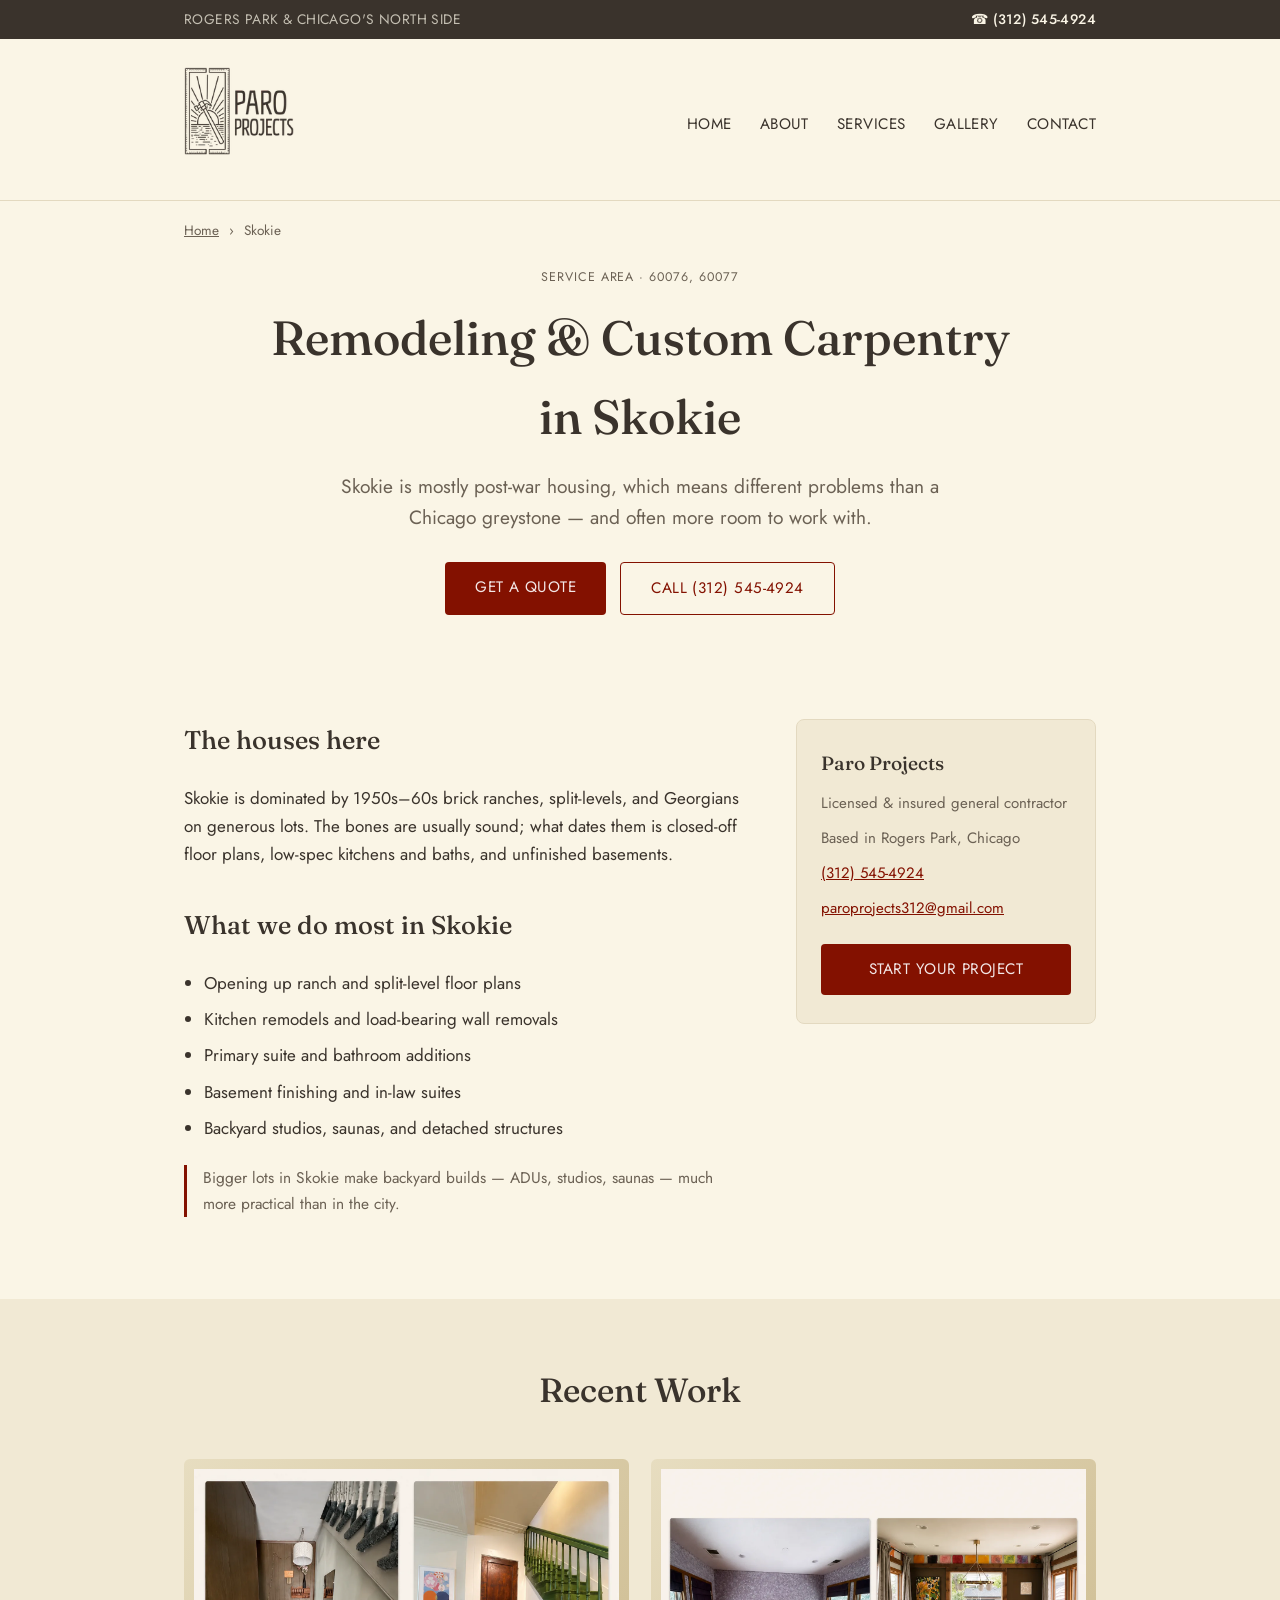
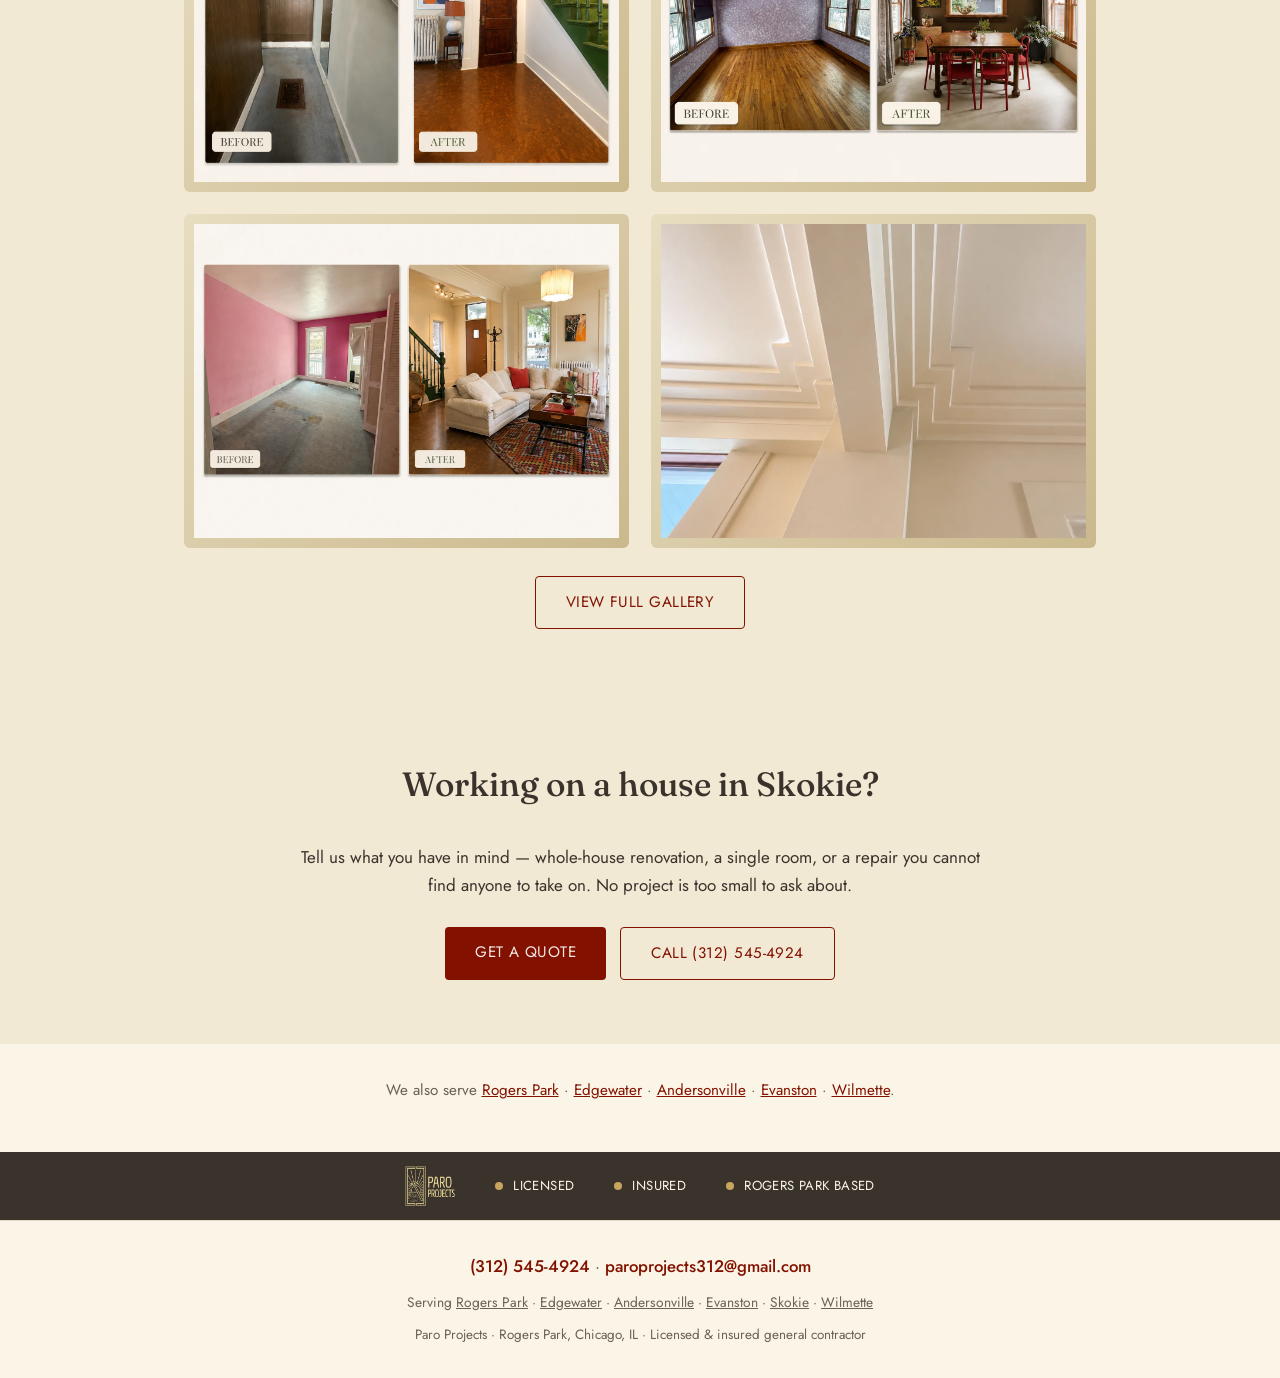
<file: skokie.html>
<!DOCTYPE html>
<html lang="en">
<head>
<meta charset="UTF-8">
<meta name="viewport" content="width=device-width, initial-scale=1.0">
<title>Skokie Remodeling &amp; General Contractor | Paro Projects</title>
<meta name="description" content="Licensed and insured general contractor in Skokie. Remodeling, restoration, and custom carpentry for older homes. Call (312) 545-4924.">
<link rel="canonical" href="https://www.paroprojects.com/skokie.html">
<meta name="theme-color" content="#831100">
<meta name="robots" content="index, follow, max-image-preview:large">
<meta name="geo.region" content="US-IL">
<meta name="geo.placename" content="Chicago">

<meta property="og:type" content="website">
<meta property="og:site_name" content="Paro Projects">
<meta property="og:title" content="Skokie Remodeling &amp; General Contractor | Paro Projects">
<meta property="og:description" content="Licensed and insured general contractor in Skokie. Remodeling, restoration, and custom carpentry for older homes. Call (312) 545-4924.">
<meta property="og:url" content="https://www.paroprojects.com/skokie.html">
<meta property="og:image" content="https://www.paroprojects.com/images/chicago-dining-room-remodel-before-after.webp">
<meta property="og:locale" content="en_US">
<meta name="twitter:card" content="summary_large_image">
<meta name="twitter:title" content="Skokie Remodeling &amp; General Contractor | Paro Projects">
<meta name="twitter:description" content="Licensed and insured general contractor in Skokie. Remodeling, restoration, and custom carpentry for older homes. Call (312) 545-4924.">
<meta name="twitter:image" content="https://www.paroprojects.com/images/chicago-dining-room-remodel-before-after.webp">

<link rel="icon" href="favicon-32.png" sizes="32x32">
<link rel="apple-touch-icon" href="apple-touch-icon.png">

<link rel="preconnect" href="https://fonts.googleapis.com">
<link rel="preconnect" href="https://fonts.gstatic.com" crossorigin>
<link rel="stylesheet" href="https://fonts.googleapis.com/css2?family=Fraunces:opsz,wght@9..144,400;9..144,500;9..144,600&family=Jost:wght@400;500&display=swap">
<link rel="stylesheet" href="style.css">

<script type="application/ld+json">
{
  "@context": "https://schema.org",
  "@type": "Service",
  "serviceType": "Home remodeling and general contracting",
  "provider": {
    "@type": "GeneralContractor",
    "@id": "https://www.paroprojects.com/#business",
    "name": "Paro Projects",
    "telephone": "+13125454924"
  },
  "areaServed": {
    "@type": "City",
    "name": "Skokie",
    "containedInPlace": {
      "@type": "State",
      "name": "Illinois"
    }
  },
  "description": "Remodeling, restoration, and custom carpentry for homes in Skokie, Illinois."
}
</script>
<script type="application/ld+json">
{
  "@context": "https://schema.org",
  "@type": "BreadcrumbList",
  "itemListElement": [
    {
      "@type": "ListItem",
      "position": 1,
      "name": "Home",
      "item": "https://www.paroprojects.com/index.html"
    },
    {
      "@type": "ListItem",
      "position": 2,
      "name": "Service Areas"
    },
    {
      "@type": "ListItem",
      "position": 3,
      "name": "Skokie"
    }
  ]
}
</script>

<script async src="https://www.googletagmanager.com/gtag/js?id=G-7SHN7VHXN6"></script>
<script>
  window.dataLayer = window.dataLayer || [];
  function gtag(){dataLayer.push(arguments);}
  gtag('js', new Date());
  gtag('config', 'G-7SHN7VHXN6');
</script>
</head>
<body>
<a class="skip-link" href="#main">Skip to content</a>

<div class="topbar">
  <div class="wrap">
    <span class="topbar-area">Rogers Park &amp; Chicago's North Side</span>
    <a class="topbar-phone" href="tel:+13125454924" data-cta="topbar-call">
      <span aria-hidden="true">&#9742;</span> (312) 545-4924
    </a>
  </div>
</div>

<header class="site-header">
  <div class="wrap">
    <div class="wordmark">
      <a href="index.html">
        <img src="images/paro-projects-logo.webp" alt="Paro Projects"
             class="logo" width="110" height="88">
      </a>
    </div>
    <nav class="main-nav" aria-label="Main">
      <ul>
        <li><a href="index.html">Home</a></li>
        <li><a href="about.html">About</a></li>
        <li><a href="services.html">Services</a></li>
        <li><a href="gallery.html">Gallery</a></li>
        <li><a href="contact.html">Contact</a></li>
      </ul>
    </nav>
  </div>
</header>

<main id="main">

<nav class="breadcrumb wrap" aria-label="Breadcrumb">
  <a href="index.html">Home</a> <span aria-hidden="true">&rsaquo;</span> <span>Skokie</span>
</nav>

<div class="hero-text wrap area-hero">
  <p class="eyebrow">Service Area &middot; 60076, 60077</p>
  <h1>Remodeling &amp; Custom Carpentry in Skokie</h1>
  <p class="tagline">Skokie is mostly post-war housing, which means different problems than a Chicago greystone &mdash; and often more room to work with.</p>
  <div class="cta-row cta-pair">
    <a href="contact.html" class="btn" data-cta="area-quote">Get a Quote</a>
    <a href="tel:+13125454924" class="btn btn-outline" data-cta="area-call">Call (312) 545-4924</a>
  </div>
</div>

<section>
  <div class="wrap">
    <div class="area-layout">
      <div class="prose area-prose">
        <h2>The houses here</h2>
        <p>Skokie is dominated by 1950s&ndash;60s brick ranches, split-levels, and Georgians on generous lots. The bones are usually sound; what dates them is closed-off floor plans, low-spec kitchens and baths, and unfinished basements.</p>
        <h2>What we do most in Skokie</h2>
        <ul class="area-list">
        <li>Opening up ranch and split-level floor plans</li>
        <li>Kitchen remodels and load-bearing wall removals</li>
        <li>Primary suite and bathroom additions</li>
        <li>Basement finishing and in-law suites</li>
        <li>Backyard studios, saunas, and detached structures</li>
        </ul>
        <p class="area-note">Bigger lots in Skokie make backyard builds &mdash; ADUs, studios, saunas &mdash; much more practical than in the city.</p>
      </div>
      <aside class="area-aside">
        <h3>Paro Projects</h3>
        <p class="area-aside-line">Licensed &amp; insured general contractor</p>
        <p class="area-aside-line">Based in Rogers Park, Chicago</p>
        <p class="area-aside-line"><a href="tel:+13125454924" data-cta="aside-call">(312) 545-4924</a></p>
        <p class="area-aside-line"><a href="mailto:paroprojects312@gmail.com">paroprojects312@gmail.com</a></p>
        <a href="contact.html" class="btn" data-cta="aside-quote">Start Your Project</a>
      </aside>
    </div>
  </div>
</section>

<section class="alt">
  <div class="wrap">
    <h2>Recent Work</h2>
    <div class="gallery-grid">
      <div class="gallery-tile"><img src="images/rogers-park-entryway-staircase-remodel-before-after.webp" alt="Before and after of a Rogers Park entryway and staircase remodel &mdash; old house restoration and interior renovation in Chicago" width="1448" height="1086" loading="lazy" decoding="async"></div>
      <div class="gallery-tile"><img src="images/chicago-dining-room-remodel-before-after.webp" alt="Before and after of a Chicago dining room remodel with custom millwork and lighting, part of a whole-house renovation" width="1448" height="1086" loading="lazy" decoding="async"></div>
      <div class="gallery-tile"><img src="images/chicago-living-room-renovation-before-after.webp" alt="Before and after of a Chicago living room renovation, part of a whole-house home remodeling project" width="1448" height="1086" loading="lazy" decoding="async"></div>
      <div class="gallery-tile"><img src="images/custom-crown-molding-carpentry-detail.webp" alt="Custom crown molding and trim carpentry detail built by Paro Projects" width="1087" height="1040" loading="lazy" decoding="async"></div>
    </div>
    <div class="cta-row">
      <a href="gallery.html" class="btn btn-outline">View Full Gallery</a>
    </div>
  </div>
</section>


<section class="alt cta-band">
  <div class="wrap">
    <h2>Working on a house in Skokie?</h2>
    <p class="prose" style="text-align:center;">Tell us what you have in mind &mdash; whole-house renovation, a single room, or a repair you cannot find anyone to take on. No project is too small to ask about.</p>
    <div class="cta-row cta-pair">
      <a href="contact.html" class="btn" data-cta="quote">Get a Quote</a>
      <a href="tel:+13125454924" class="btn btn-outline" data-cta="band-call">Call (312) 545-4924</a>
    </div>
  </div>
</section>


<section class="section-compact">
  <div class="wrap">
    <p class="service-list-note">We also serve <a href="rogers-park.html">Rogers Park</a> &middot; <a href="edgewater.html">Edgewater</a> &middot; <a href="andersonville.html">Andersonville</a> &middot; <a href="evanston.html">Evanston</a> &middot; <a href="wilmette.html">Wilmette</a>.</p>
  </div>
</section>

</main>

<div class="credentials-strip slim">
  <div class="wrap">
    <img src="images/paro-projects-logo-gold.webp" alt="" class="strip-logo"
         width="90" height="72" loading="lazy">
    <div class="credential-badge"><span class="dot"></span>Licensed</div>
    <div class="credential-badge"><span class="dot"></span>Insured</div>
    <div class="credential-badge"><span class="dot"></span>Rogers Park Based</div>
  </div>
</div>

<footer>
  <div class="wrap">
    <p class="footer-contact">
      <a href="tel:+13125454924" data-cta="footer-call">(312) 545-4924</a>
      &middot;
      <a href="mailto:paroprojects312@gmail.com">paroprojects312@gmail.com</a>
    </p>
    <p class="footer-areas">Serving <a href="rogers-park.html">Rogers Park</a> &middot; <a href="edgewater.html">Edgewater</a> &middot; <a href="andersonville.html">Andersonville</a> &middot; <a href="evanston.html">Evanston</a> &middot; <a href="skokie.html">Skokie</a> &middot; <a href="wilmette.html">Wilmette</a></p>
    <p class="footer-legal">Paro Projects &middot; Rogers Park, Chicago, IL &middot; Licensed &amp; insured general contractor</p>
  </div>
</footer>

<div class="mobile-cta" role="complementary" aria-label="Contact Paro Projects">
  <a href="tel:+13125454924" class="mobile-cta-btn call" data-cta="sticky-call">Call Now</a>
  <a href="contact.html" class="mobile-cta-btn quote" data-cta="sticky-quote">Get a Quote</a>
</div>

<script src="site.js" defer></script>
</body>
</html>
</file>
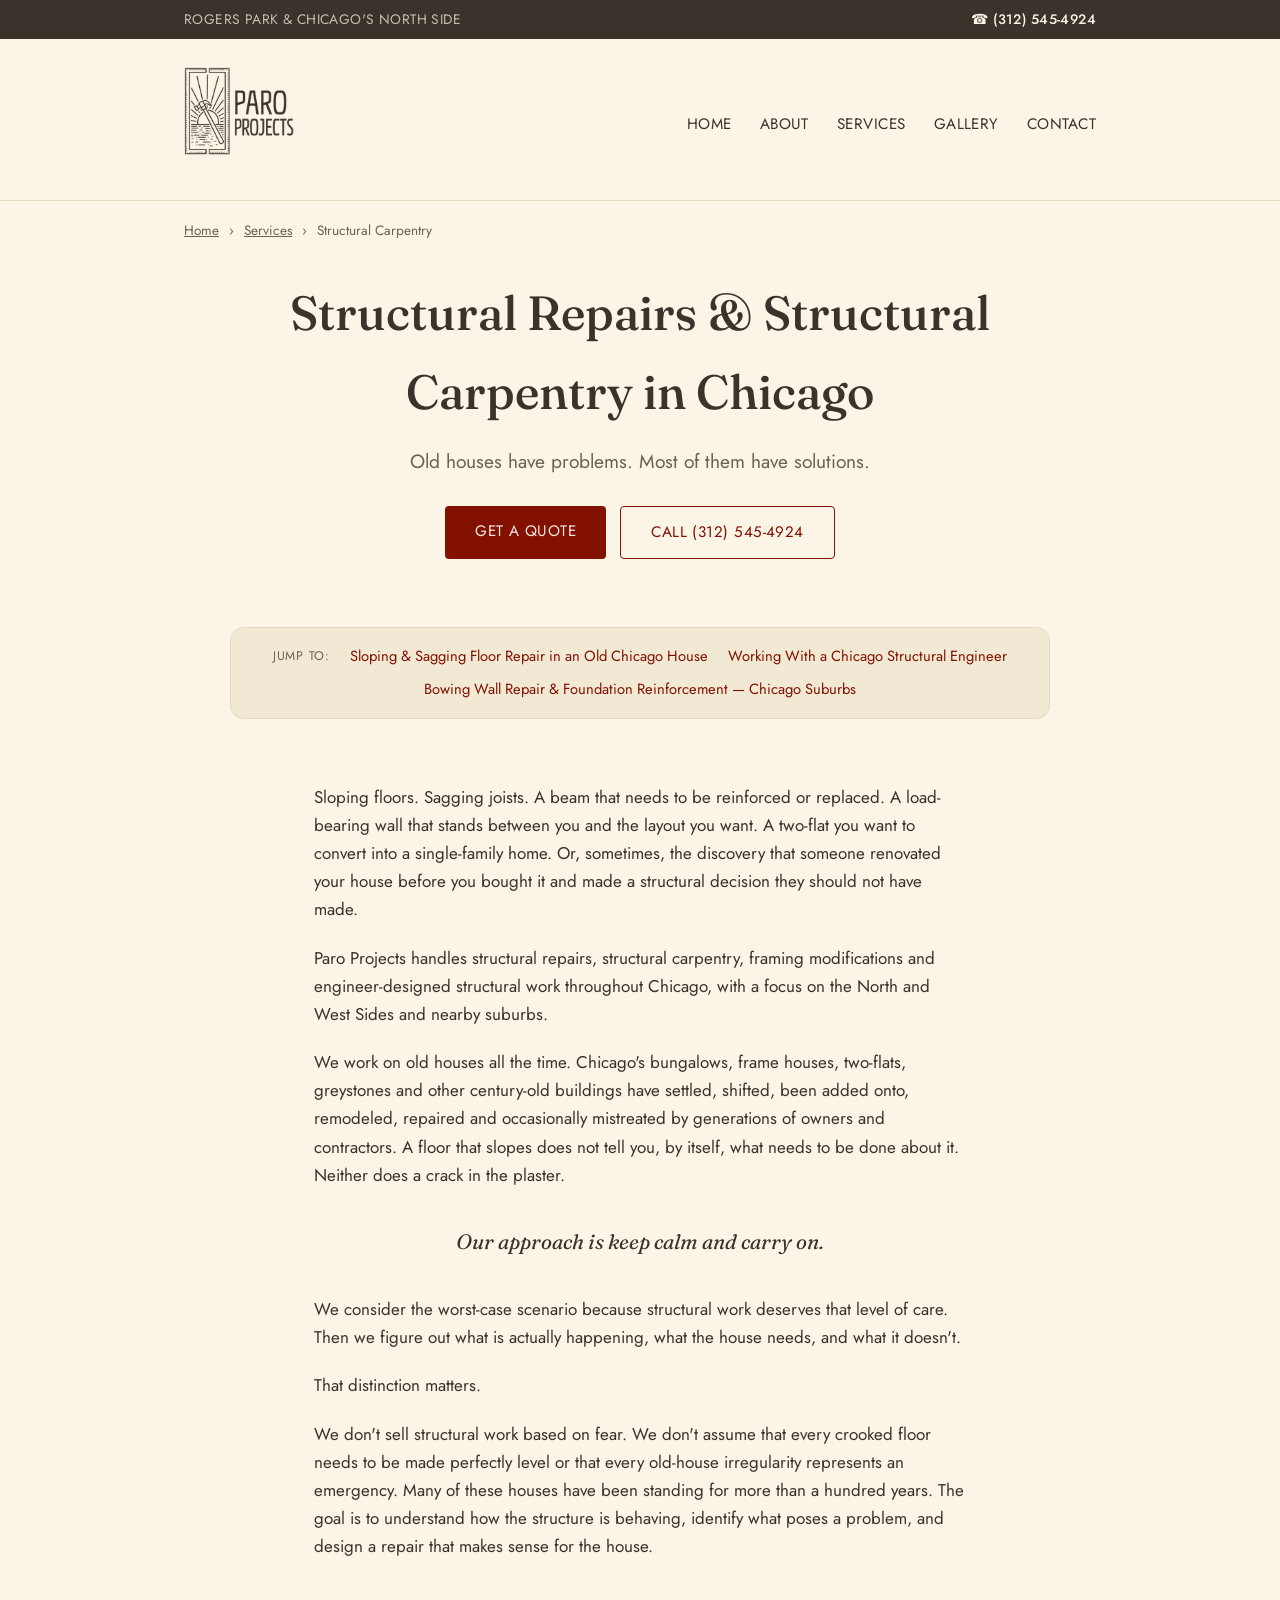
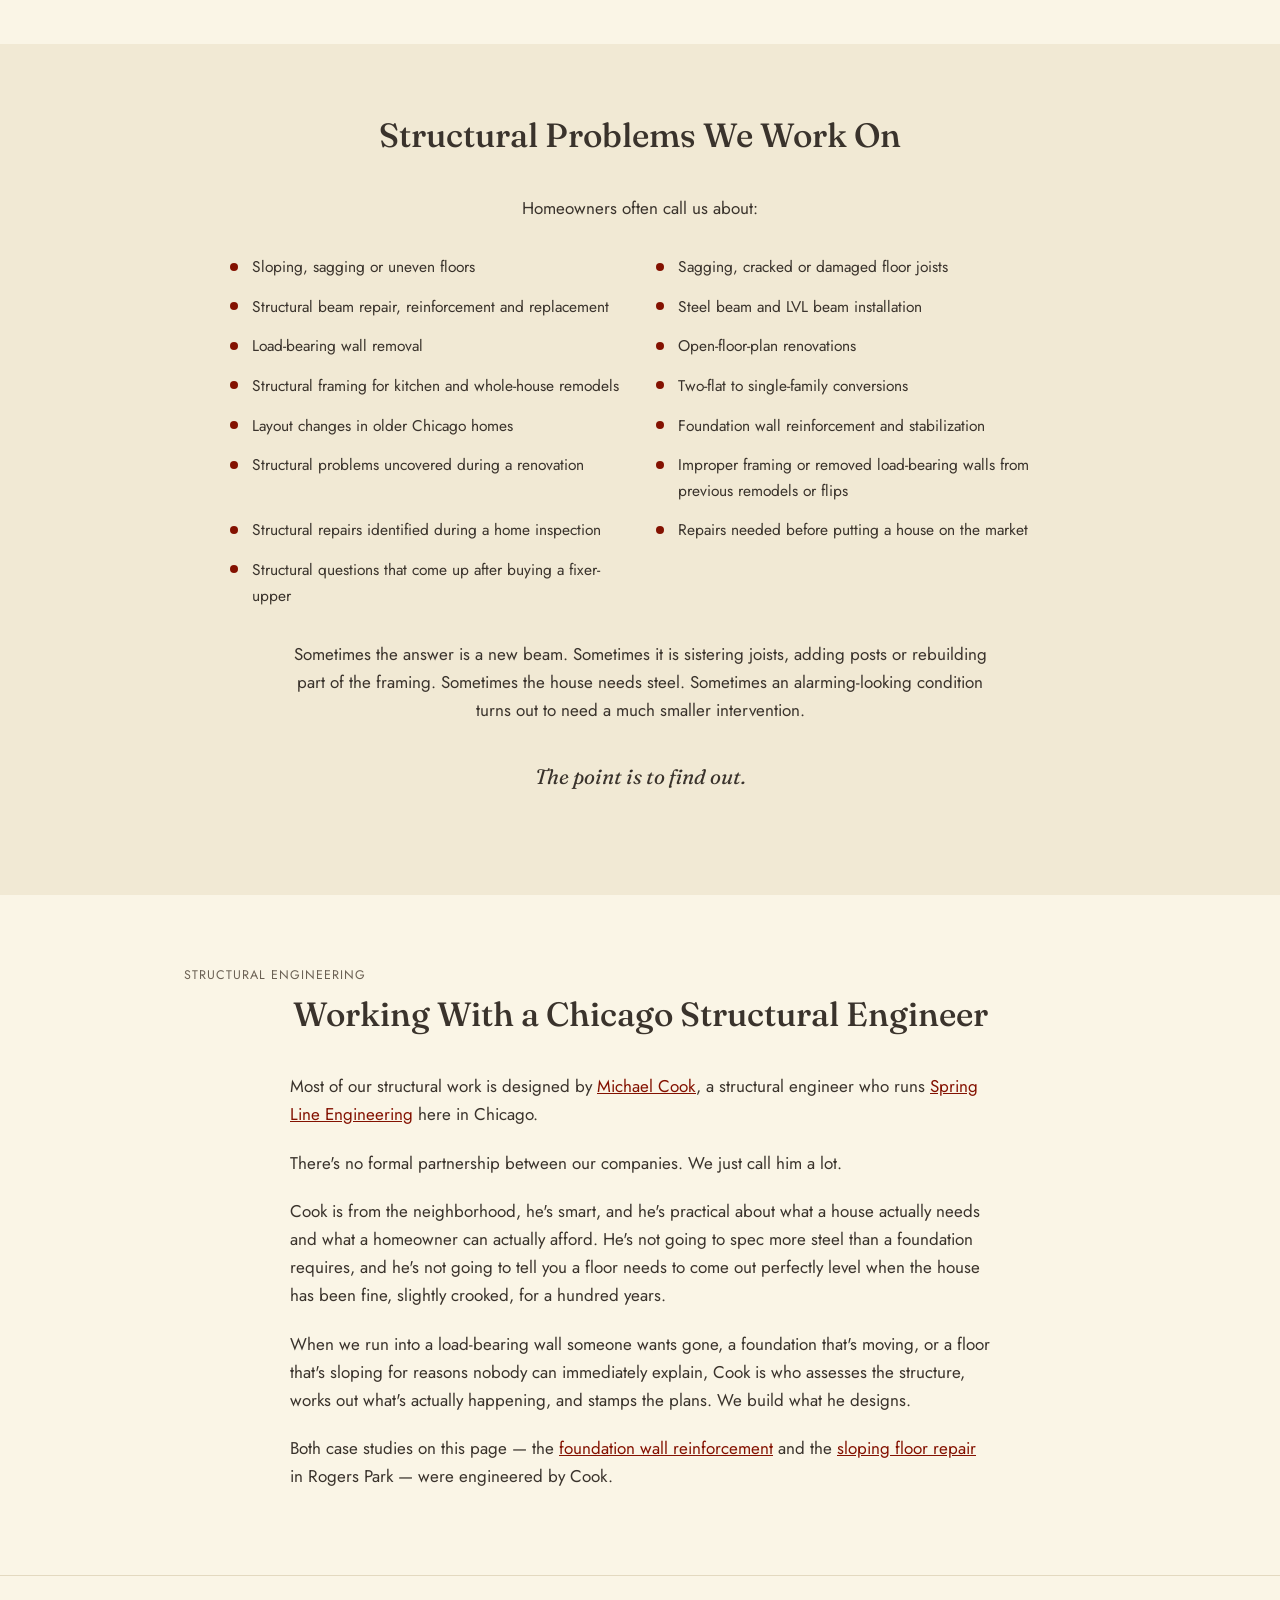
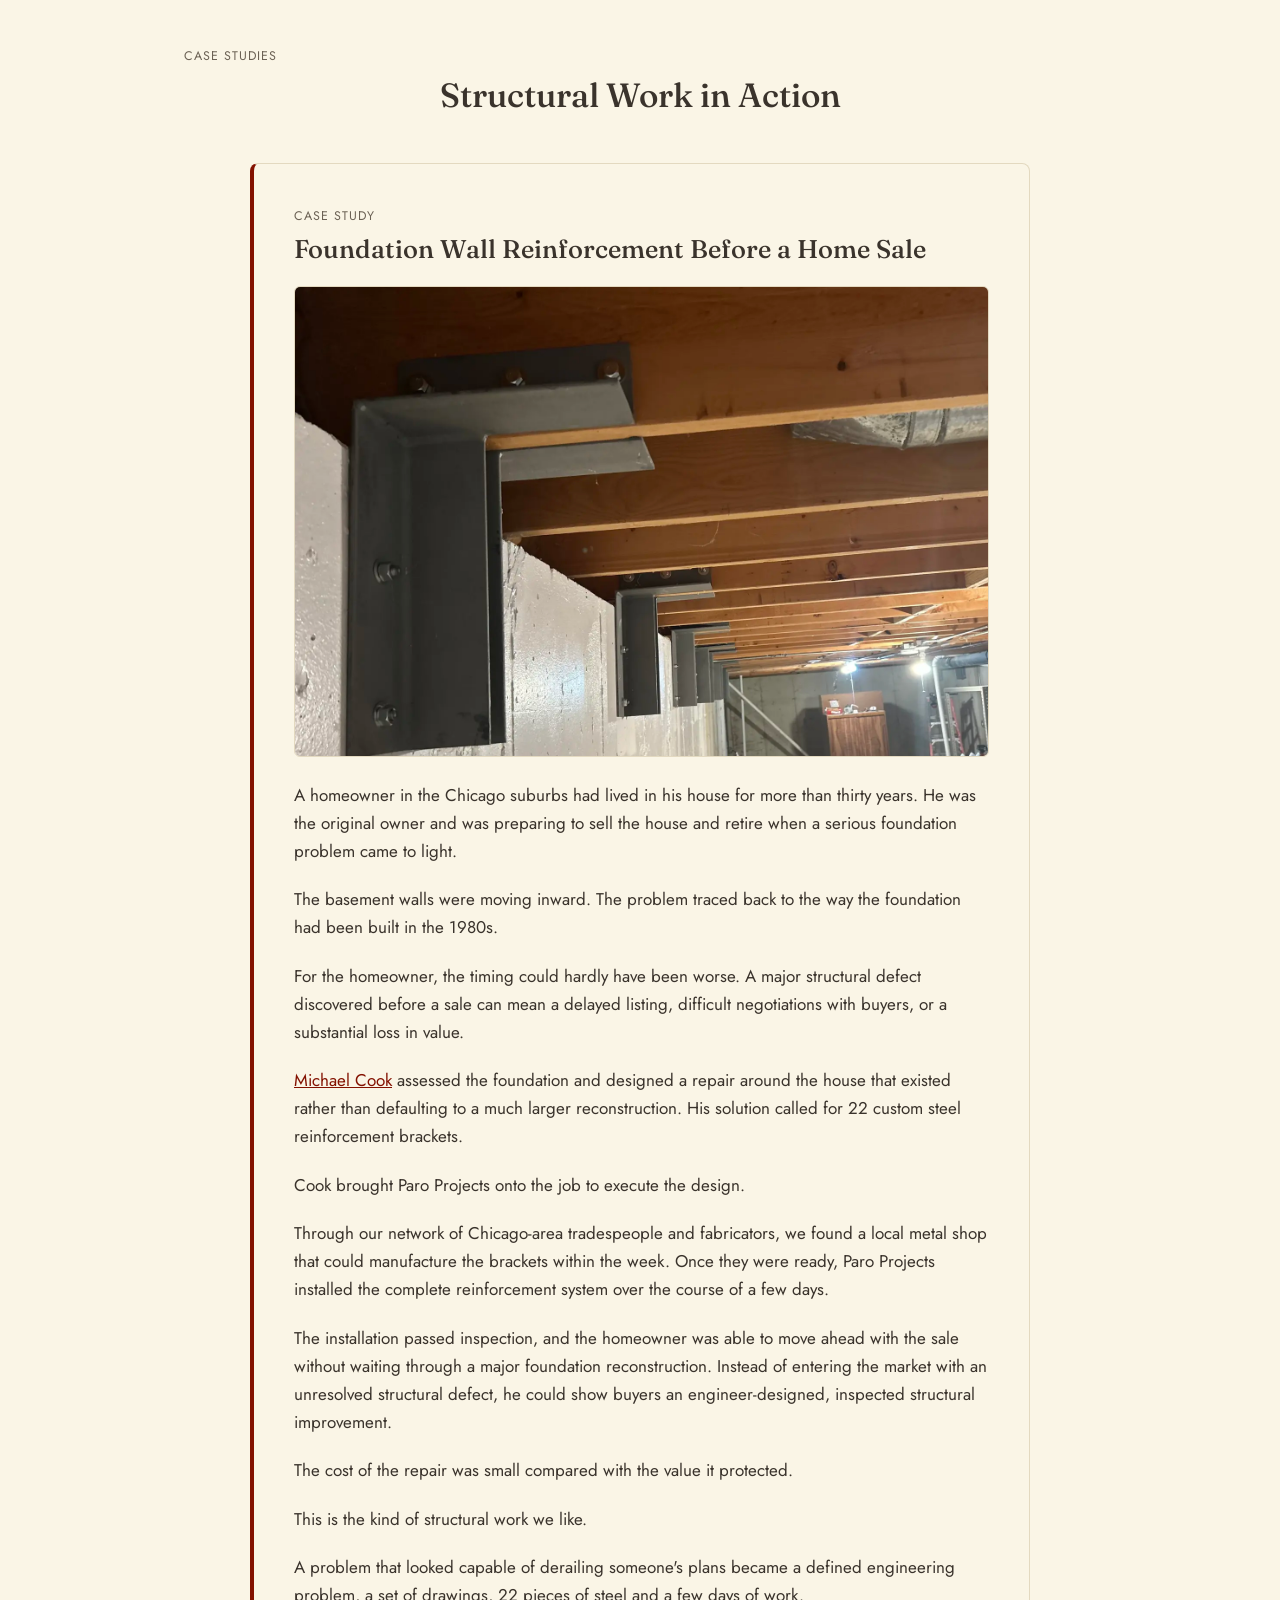
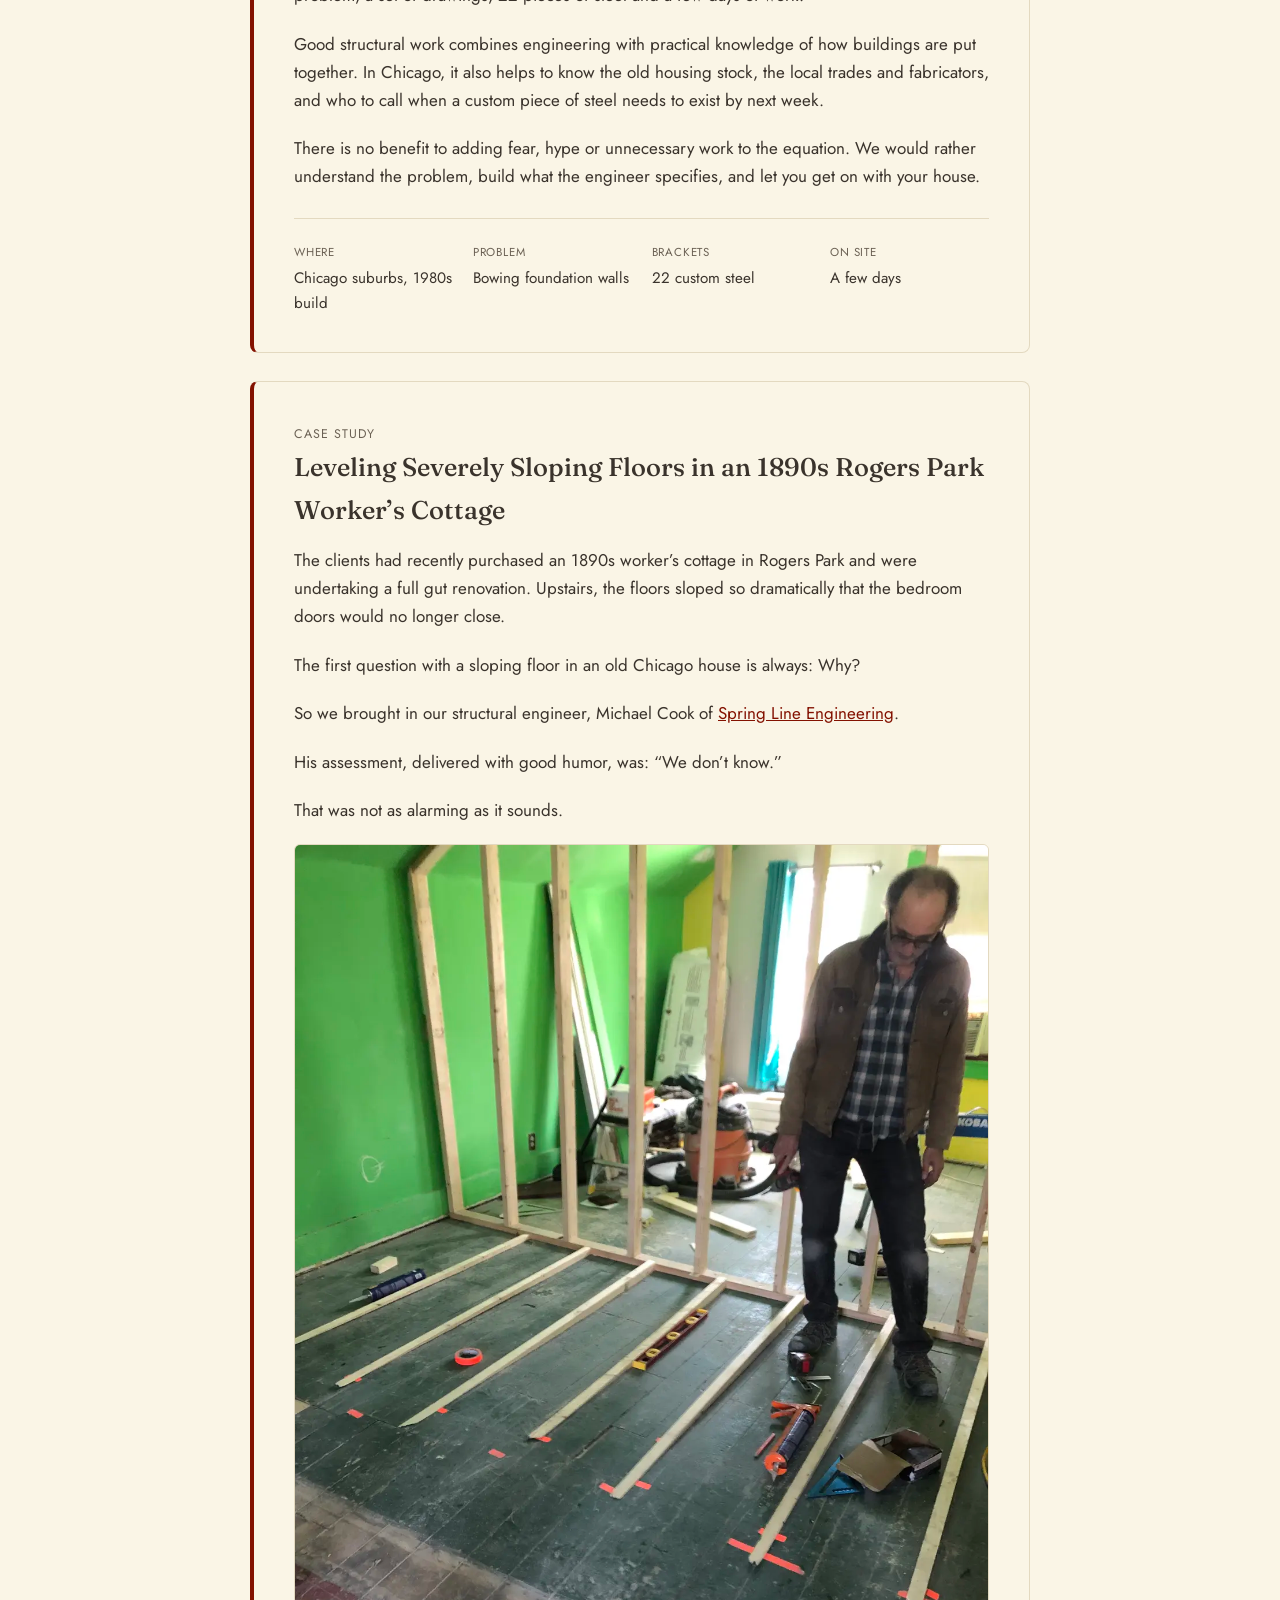
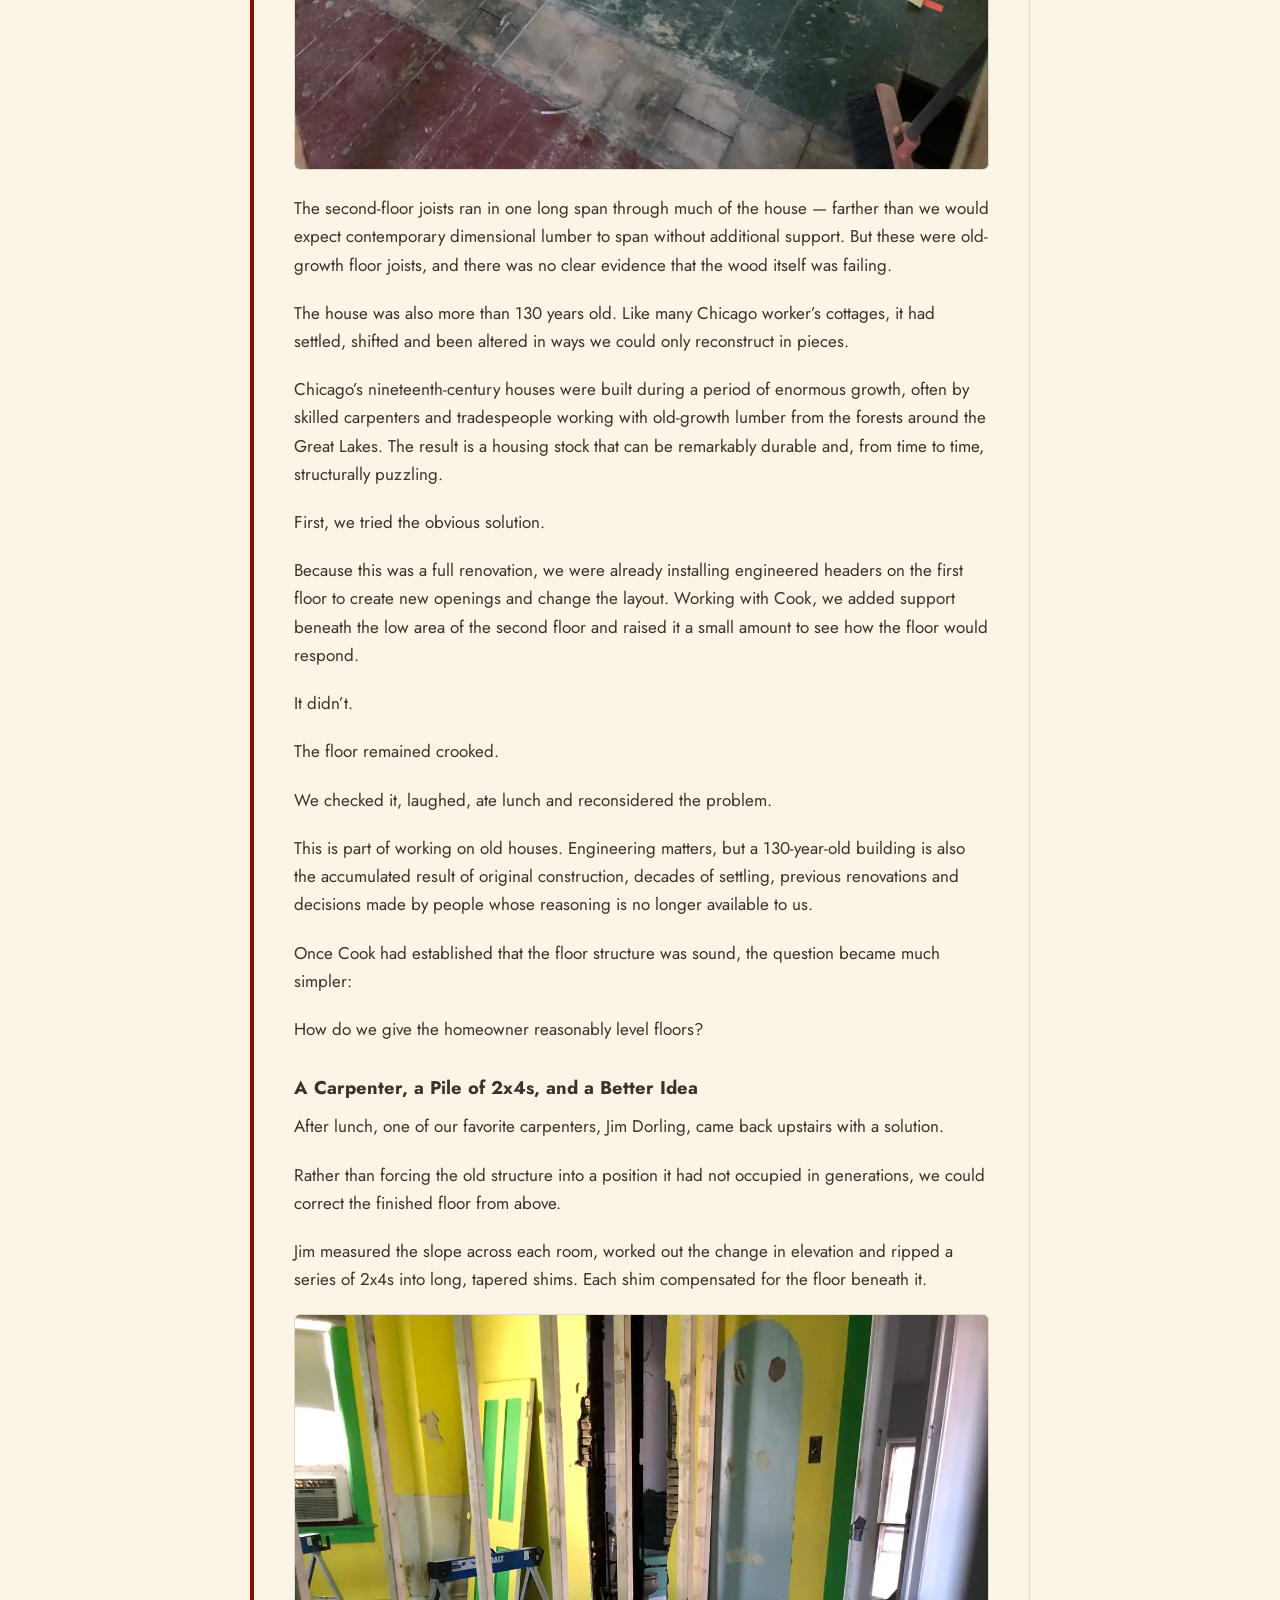
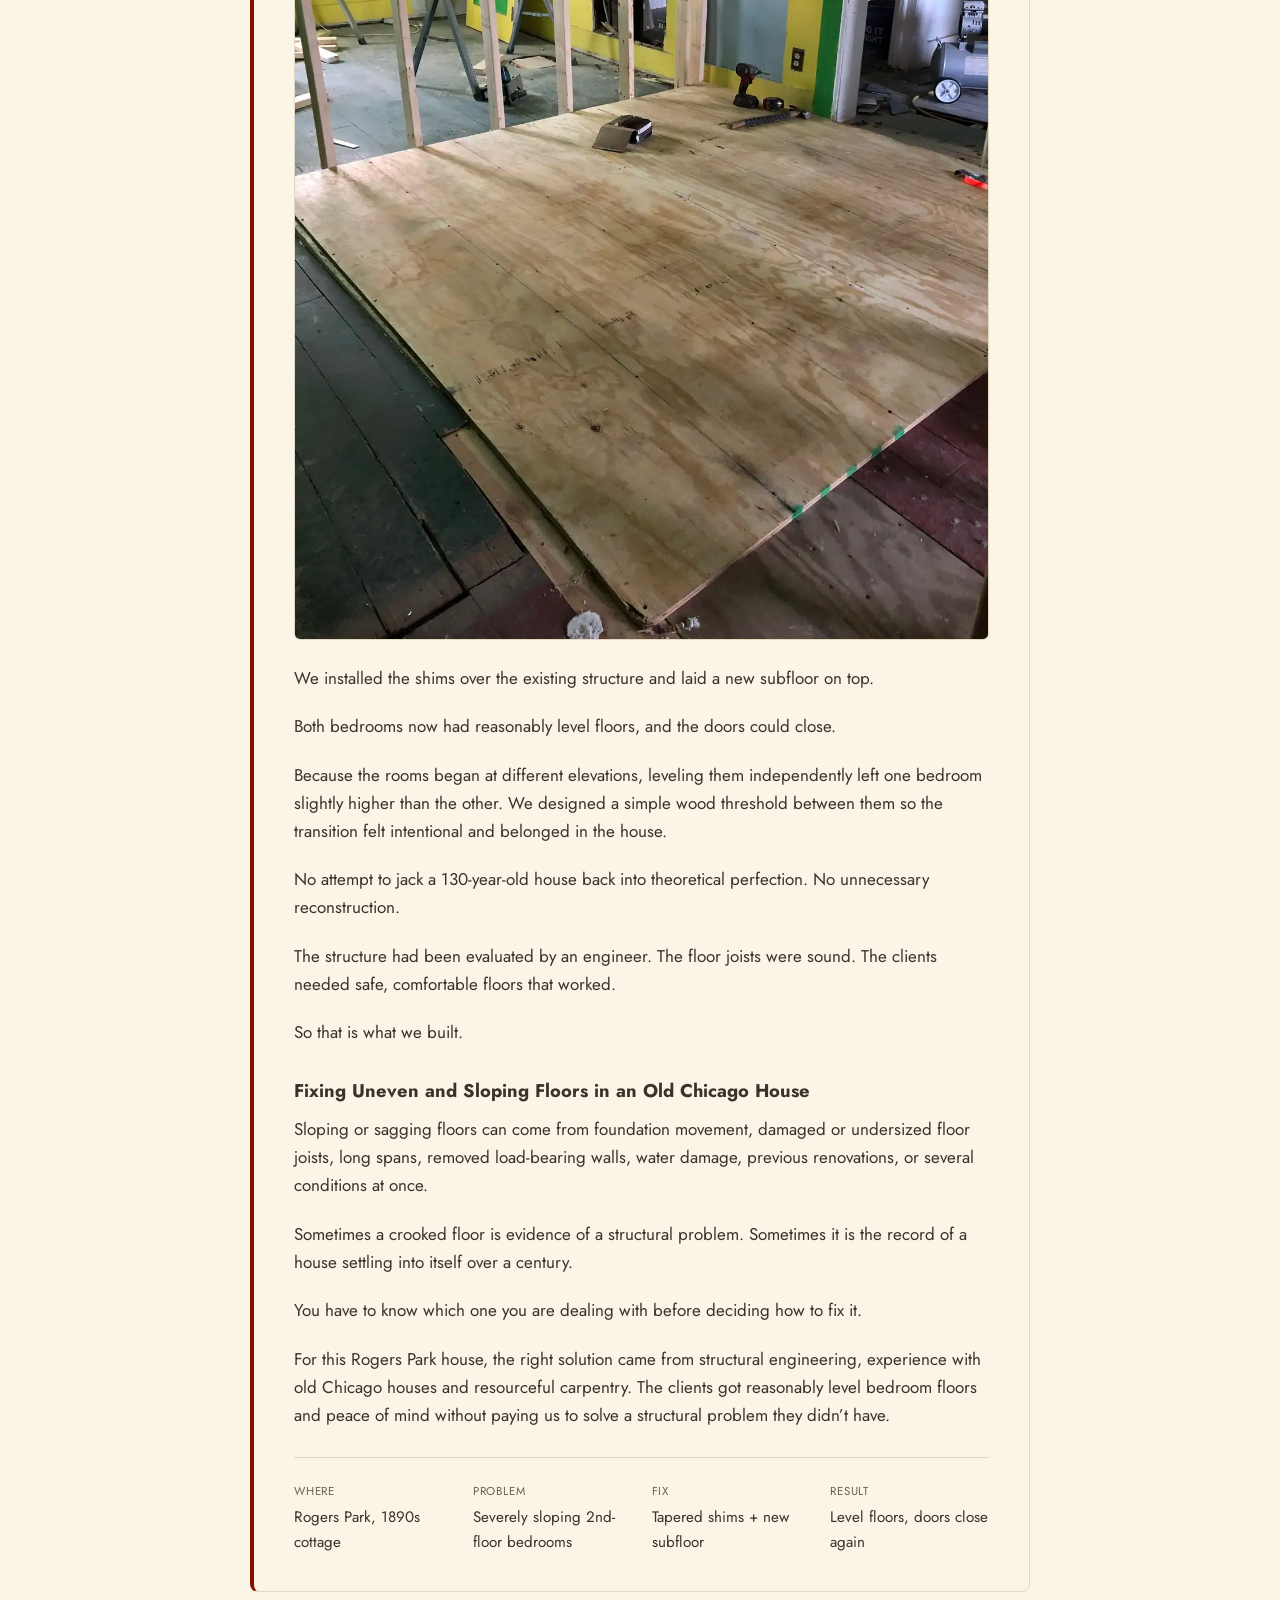
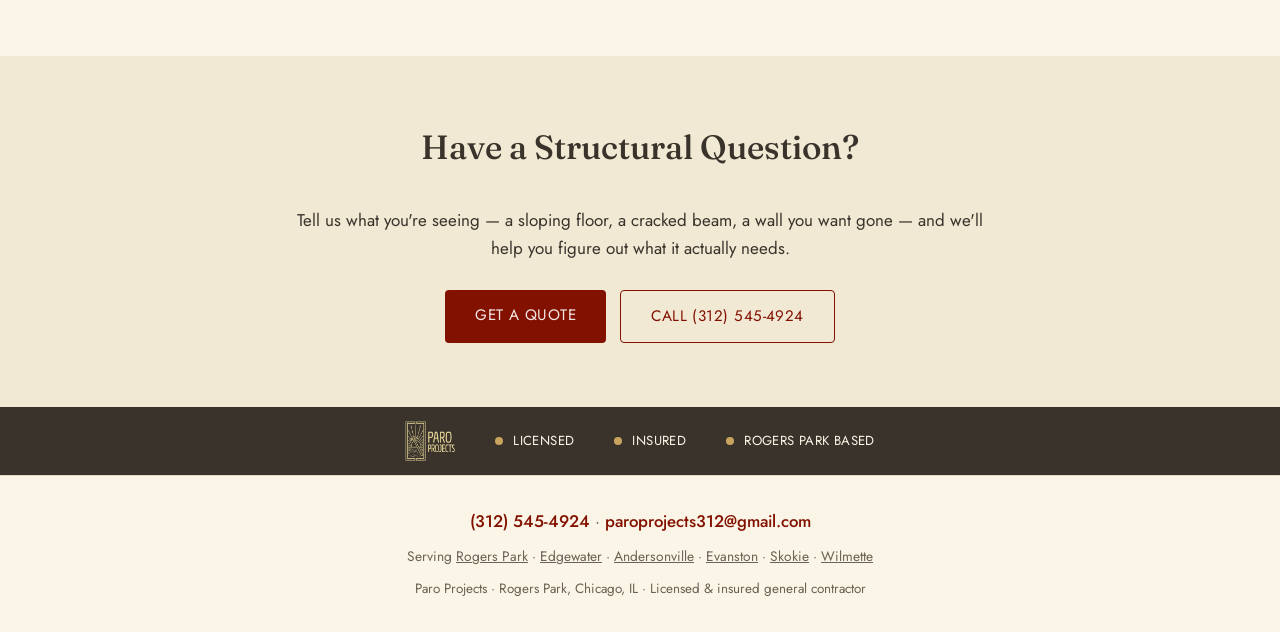
<file: structural-carpentry.html>
<!DOCTYPE html>
<html lang="en">
<head>
<meta charset="UTF-8">
<meta name="viewport" content="width=device-width, initial-scale=1.0">
<title>Structural Repairs &amp; Structural Carpentry Chicago | Paro Projects</title>
<meta name="description" content="Structural repairs and engineer-designed structural carpentry for old houses across Chicago's North and West Sides and suburbs &mdash; sagging floors, load-bearing walls, beam repair. Licensed and insured.">
<link rel="canonical" href="https://www.paroprojects.com/structural-carpentry.html">
<meta name="theme-color" content="#831100">
<meta name="robots" content="index, follow, max-image-preview:large">
<meta name="geo.region" content="US-IL">
<meta name="geo.placename" content="Chicago">

<meta property="og:type" content="website">
<meta property="og:site_name" content="Paro Projects">
<meta property="og:title" content="Structural Repairs &amp; Structural Carpentry Chicago | Paro Projects">
<meta property="og:description" content="Structural repairs and engineer-designed structural carpentry for old houses across Chicago's North and West Sides and suburbs &mdash; sagging floors, load-bearing walls, beam repair. Licensed and insured.">
<meta property="og:url" content="https://www.paroprojects.com/structural-carpentry.html">
<meta property="og:image" content="https://www.paroprojects.com/images/chicago-suburbs-basement-foundation-steel-bracket-repair.webp">
<meta property="og:locale" content="en_US">
<meta name="twitter:card" content="summary_large_image">
<meta name="twitter:title" content="Structural Repairs &amp; Structural Carpentry Chicago | Paro Projects">
<meta name="twitter:description" content="Structural repairs and engineer-designed structural carpentry for old houses across Chicago's North and West Sides and suburbs &mdash; sagging floors, load-bearing walls, beam repair. Licensed and insured.">
<meta name="twitter:image" content="https://www.paroprojects.com/images/chicago-suburbs-basement-foundation-steel-bracket-repair.webp">

<link rel="icon" href="favicon-32.png" sizes="32x32">
<link rel="apple-touch-icon" href="apple-touch-icon.png">

<link rel="preconnect" href="https://fonts.googleapis.com">
<link rel="preconnect" href="https://fonts.gstatic.com" crossorigin>
<link rel="stylesheet" href="https://fonts.googleapis.com/css2?family=Fraunces:opsz,wght@9..144,400;9..144,500;9..144,600&family=Jost:wght@400;500&display=swap">
<link rel="stylesheet" href="style.css">

<script type="application/ld+json">
{
  "@context": "https://schema.org",
  "@type": "BreadcrumbList",
  "itemListElement": [
    {
      "@type": "ListItem",
      "position": 1,
      "name": "Home",
      "item": "https://www.paroprojects.com/index.html"
    },
    {
      "@type": "ListItem",
      "position": 2,
      "name": "Services",
      "item": "https://www.paroprojects.com/services.html"
    },
    {
      "@type": "ListItem",
      "position": 3,
      "name": "Structural Carpentry"
    }
  ]
}
</script>

<script async src="https://www.googletagmanager.com/gtag/js?id=G-7SHN7VHXN6"></script>
<script>
  window.dataLayer = window.dataLayer || [];
  function gtag(){dataLayer.push(arguments);}
  gtag('js', new Date());
  gtag('config', 'G-7SHN7VHXN6');
</script>
</head>
<body>
<a class="skip-link" href="#main">Skip to content</a>

<div class="topbar">
  <div class="wrap">
    <span class="topbar-area">Rogers Park &amp; Chicago's North Side</span>
    <a class="topbar-phone" href="tel:+13125454924" data-cta="topbar-call">
      <span aria-hidden="true">&#9742;</span> (312) 545-4924
    </a>
  </div>
</div>

<header class="site-header">
  <div class="wrap">
    <div class="wordmark">
      <a href="index.html">
        <img src="images/paro-projects-logo.webp" alt="Paro Projects"
             class="logo" width="110" height="88">
      </a>
    </div>
    <nav class="main-nav" aria-label="Main">
      <ul>
        <li><a href="index.html">Home</a></li>
        <li><a href="about.html">About</a></li>
        <li><a href="services.html">Services</a></li>
        <li><a href="gallery.html">Gallery</a></li>
        <li><a href="contact.html">Contact</a></li>
      </ul>
    </nav>
  </div>
</header>

<main id="main">

<nav class="breadcrumb wrap" aria-label="Breadcrumb">
  <a href="index.html">Home</a> <span aria-hidden="true">&rsaquo;</span> <a href="services.html">Services</a> <span aria-hidden="true">&rsaquo;</span> <span>Structural Carpentry</span>
</nav>

<div class="hero-text wrap" style="padding-top:32px;">
  <h1>Structural Repairs &amp; Structural Carpentry in Chicago</h1>
  <p class="tagline">Old houses have problems. Most of them have solutions.</p>
  <div class="cta-row cta-pair">
    <a href="contact.html" class="btn" data-cta="structural-quote">Get a Quote</a>
    <a href="tel:+13125454924" class="btn btn-outline" data-cta="structural-call">Call (312) 545-4924</a>
  </div>
</div>

<nav class="jump-nav wrap" aria-label="Jump to a section">
  <span class="jump-nav-label">Jump to:</span>
  <a href="#sagging-floors">Sloping &amp; Sagging Floor Repair in an Old Chicago House</a>
  <a href="#engineer-collab">Working With a Chicago Structural Engineer</a>
  <a href="#foundation-bracket-repair">Bowing Wall Repair &amp; Foundation Reinforcement &mdash; Chicago Suburbs</a>
</nav>

<section>
  <div class="wrap prose">
    <p>Sloping floors. Sagging joists. A beam that needs to be reinforced or replaced. A load-bearing wall that stands between you and the layout you want. A two-flat you want to convert into a single-family home. Or, sometimes, the discovery that someone renovated your house before you bought it and made a structural decision they should not have made.</p>
    <p>Paro Projects handles structural repairs, structural carpentry, framing modifications and engineer-designed structural work throughout Chicago, with a focus on the North and West Sides and nearby suburbs.</p>
    <p>We work on old houses all the time. Chicago's bungalows, frame houses, two-flats, greystones and other century-old buildings have settled, shifted, been added onto, remodeled, repaired and occasionally mistreated by generations of owners and contractors. A floor that slopes does not tell you, by itself, what needs to be done about it. Neither does a crack in the plaster.</p>
  </div>

  <p class="pull-quote">Our approach is keep calm and carry on.</p>

  <div class="wrap prose">
    <p>We consider the worst-case scenario because structural work deserves that level of care. Then we figure out what is actually happening, what the house needs, and what it doesn't.</p>
    <p>That distinction matters.</p>
    <p>We don't sell structural work based on fear. We don't assume that every crooked floor needs to be made perfectly level or that every old-house irregularity represents an emergency. Many of these houses have been standing for more than a hundred years. The goal is to understand how the structure is behaving, identify what poses a problem, and design a repair that makes sense for the house.</p>
  </div>
</section>

<section class="alt">
  <div class="wrap">
    <h2>Structural Problems We Work On</h2>
    <p class="prose" style="text-align:center;">Homeowners often call us about:</p>
    <ul class="problem-list">
      <li>Sloping, sagging or uneven floors</li>
      <li>Sagging, cracked or damaged floor joists</li>
      <li>Structural beam repair, reinforcement and replacement</li>
      <li>Steel beam and LVL beam installation</li>
      <li>Load-bearing wall removal</li>
      <li>Open-floor-plan renovations</li>
      <li>Structural framing for kitchen and whole-house remodels</li>
      <li>Two-flat to single-family conversions</li>
      <li>Layout changes in older Chicago homes</li>
      <li>Foundation wall reinforcement and stabilization</li>
      <li>Structural problems uncovered during a renovation</li>
      <li>Improper framing or removed load-bearing walls from previous remodels or flips</li>
      <li>Structural repairs identified during a home inspection</li>
      <li>Repairs needed before putting a house on the market</li>
      <li>Structural questions that come up after buying a fixer-upper</li>
    </ul>
    <div class="prose" style="text-align:center; margin-top:32px;">
      <p>Sometimes the answer is a new beam. Sometimes it is sistering joists, adding posts or rebuilding part of the framing. Sometimes the house needs steel. Sometimes an alarming-looking condition turns out to need a much smaller intervention.</p>
    </div>
    <p class="pull-quote">The point is to find out.</p>
  </div>
</section>

<section id="engineer-collab">
  <div class="wrap">
    <span class="eyebrow" style="text-align:center;">Structural Engineering</span>
    <h2>Working With a Chicago Structural Engineer</h2>
    <div class="prose">
      <p>Most of our structural work is designed by <a href="https://springlineeng.com" target="_blank" rel="noopener">Michael Cook</a>, a structural engineer who runs <a href="https://springlineeng.com" target="_blank" rel="noopener">Spring Line Engineering</a> here in Chicago.</p>
      <p>There's no formal partnership between our companies. We just call him a lot.</p>
      <p>Cook is from the neighborhood, he's smart, and he's practical about what a house actually needs and what a homeowner can actually afford. He's not going to spec more steel than a foundation requires, and he's not going to tell you a floor needs to come out perfectly level when the house has been fine, slightly crooked, for a hundred years.</p>
      <p>When we run into a load-bearing wall someone wants gone, a foundation that's moving, or a floor that's sloping for reasons nobody can immediately explain, Cook is who assesses the structure, works out what's actually happening, and stamps the plans. We build what he designs.</p>
      <p>Both case studies on this page &mdash; the <a href="#foundation-bracket-repair">foundation wall reinforcement</a> and the <a href="#sagging-floors">sloping floor repair</a> in Rogers Park &mdash; were engineered by Cook.</p>
    </div>
  </div>
</section>

<section id="case-studies" style="border-top:1px solid var(--border);">
  <div class="wrap">
    <span class="eyebrow" style="text-align:center;">Case Studies</span>
    <h2>Structural Work in Action</h2>
    <div class="story-list">
      <div class="project-story" id="foundation-bracket-repair">
        <span class="eyebrow">Case Study</span>
        <h3>Foundation Wall Reinforcement Before a Home Sale</h3>
        <figure class="story-photo">
          <img src="images/chicago-suburbs-basement-foundation-steel-bracket-repair.webp"
               alt="22 custom steel brackets reinforcing a bowing basement foundation wall, tied into the floor joists above, Chicago suburbs"
               width="1600" height="1082" loading="lazy">
        </figure>
        <p>A homeowner in the Chicago suburbs had lived in his house for more than thirty years. He was the original owner and was preparing to sell the house and retire when a serious foundation problem came to light.</p>
        <p>The basement walls were moving inward. The problem traced back to the way the foundation had been built in the 1980s.</p>
        <p>For the homeowner, the timing could hardly have been worse. A major structural defect discovered before a sale can mean a delayed listing, difficult negotiations with buyers, or a substantial loss in value.</p>
        <p><a href="https://springlineeng.com" target="_blank" rel="noopener">Michael Cook</a> assessed the foundation and designed a repair around the house that existed rather than defaulting to a much larger reconstruction. His solution called for 22 custom steel reinforcement brackets.</p>
        <p>Cook brought Paro Projects onto the job to execute the design.</p>
        <p>Through our network of Chicago-area tradespeople and fabricators, we found a local metal shop that could manufacture the brackets within the week. Once they were ready, Paro Projects installed the complete reinforcement system over the course of a few days.</p>
        <p>The installation passed inspection, and the homeowner was able to move ahead with the sale without waiting through a major foundation reconstruction. Instead of entering the market with an unresolved structural defect, he could show buyers an engineer-designed, inspected structural improvement.</p>
        <p>The cost of the repair was small compared with the value it protected.</p>
        <p>This is the kind of structural work we like.</p>
        <p>A problem that looked capable of derailing someone's plans became a defined engineering problem, a set of drawings, 22 pieces of steel and a few days of work.</p>
        <p>Good structural work combines engineering with practical knowledge of how buildings are put together. In Chicago, it also helps to know the old housing stock, the local trades and fabricators, and who to call when a custom piece of steel needs to exist by next week.</p>
        <p>There is no benefit to adding fear, hype or unnecessary work to the equation. We would rather understand the problem, build what the engineer specifies, and let you get on with your house.</p>
        <div class="story-stats">
          <div class="story-stat">
            <p class="label">Where</p>
            <p class="value">Chicago suburbs, 1980s build</p>
          </div>
          <div class="story-stat">
            <p class="label">Problem</p>
            <p class="value">Bowing foundation walls</p>
          </div>
          <div class="story-stat">
            <p class="label">Brackets</p>
            <p class="value">22 custom steel</p>
          </div>
          <div class="story-stat">
            <p class="label">On Site</p>
            <p class="value">A few days</p>
          </div>
        </div>
      </div>
      <div class="project-story" id="sagging-floors">
        <span class="eyebrow">Case Study</span>
        <h3>Leveling Severely Sloping Floors in an 1890s Rogers Park Worker&rsquo;s Cottage</h3>
        <p>The clients had recently purchased an 1890s worker&rsquo;s cottage in Rogers Park and were undertaking a full gut renovation. Upstairs, the floors sloped so dramatically that the bedroom doors would no longer close.</p>
        <p>The first question with a sloping floor in an old Chicago house is always: Why?</p>
        <p>So we brought in our structural engineer, Michael Cook of <a href="https://springlineeng.com" target="_blank" rel="noopener">Spring Line Engineering</a>.</p>
        <p>His assessment, delivered with good humor, was: &ldquo;We don&rsquo;t know.&rdquo;</p>
        <p>That was not as alarming as it sounds.</p>
        <figure class="story-photo">
          <img src="images/chicago-sagging-floor-joist-leveling-repair-1.webp"
               alt="Marking and measuring the second-floor slope before installing leveling shims, 1890s Rogers Park worker's cottage renovation"
               width="1200" height="1600" loading="lazy">
        </figure>
        <p>The second-floor joists ran in one long span through much of the house &mdash; farther than we would expect contemporary dimensional lumber to span without additional support. But these were old-growth floor joists, and there was no clear evidence that the wood itself was failing.</p>
        <p>The house was also more than 130 years old. Like many Chicago worker&rsquo;s cottages, it had settled, shifted and been altered in ways we could only reconstruct in pieces.</p>
        <p>Chicago&rsquo;s nineteenth-century houses were built during a period of enormous growth, often by skilled carpenters and tradespeople working with old-growth lumber from the forests around the Great Lakes. The result is a housing stock that can be remarkably durable and, from time to time, structurally puzzling.</p>
        <p>First, we tried the obvious solution.</p>
        <p>Because this was a full renovation, we were already installing engineered headers on the first floor to create new openings and change the layout. Working with Cook, we added support beneath the low area of the second floor and raised it a small amount to see how the floor would respond.</p>
        <p>It didn&rsquo;t.</p>
        <p>The floor remained crooked.</p>
        <p>We checked it, laughed, ate lunch and reconsidered the problem.</p>
        <p>This is part of working on old houses. Engineering matters, but a 130-year-old building is also the accumulated result of original construction, decades of settling, previous renovations and decisions made by people whose reasoning is no longer available to us.</p>
        <p>Once Cook had established that the floor structure was sound, the question became much simpler:</p>
        <p>How do we give the homeowner reasonably level floors?</p>
        <h4>A Carpenter, a Pile of 2x4s, and a Better Idea</h4>
        <p>After lunch, one of our favorite carpenters, Jim Dorling, came back upstairs with a solution.</p>
        <p>Rather than forcing the old structure into a position it had not occupied in generations, we could correct the finished floor from above.</p>
        <p>Jim measured the slope across each room, worked out the change in elevation and ripped a series of 2x4s into long, tapered shims. Each shim compensated for the floor beneath it.</p>
        <figure class="story-photo">
          <img src="images/chicago-sagging-floor-subfloor-repair-2.webp"
               alt="New plywood subfloor installed over tapered leveling shims during a whole-house renovation, Rogers Park"
               width="1200" height="1600" loading="lazy">
        </figure>
        <p>We installed the shims over the existing structure and laid a new subfloor on top.</p>
        <p>Both bedrooms now had reasonably level floors, and the doors could close.</p>
        <p>Because the rooms began at different elevations, leveling them independently left one bedroom slightly higher than the other. We designed a simple wood threshold between them so the transition felt intentional and belonged in the house.</p>
        <p>No attempt to jack a 130-year-old house back into theoretical perfection. No unnecessary reconstruction.</p>
        <p>The structure had been evaluated by an engineer. The floor joists were sound. The clients needed safe, comfortable floors that worked.</p>
        <p>So that is what we built.</p>
        <h4>Fixing Uneven and Sloping Floors in an Old Chicago House</h4>
        <p>Sloping or sagging floors can come from foundation movement, damaged or undersized floor joists, long spans, removed load-bearing walls, water damage, previous renovations, or several conditions at once.</p>
        <p>Sometimes a crooked floor is evidence of a structural problem. Sometimes it is the record of a house settling into itself over a century.</p>
        <p>You have to know which one you are dealing with before deciding how to fix it.</p>
        <p>For this Rogers Park house, the right solution came from structural engineering, experience with old Chicago houses and resourceful carpentry. The clients got reasonably level bedroom floors and peace of mind without paying us to solve a structural problem they didn&rsquo;t have.</p>
        <div class="story-stats">
          <div class="story-stat">
            <p class="label">Where</p>
            <p class="value">Rogers Park, 1890s cottage</p>
          </div>
          <div class="story-stat">
            <p class="label">Problem</p>
            <p class="value">Severely sloping 2nd-floor bedrooms</p>
          </div>
          <div class="story-stat">
            <p class="label">Fix</p>
            <p class="value">Tapered shims + new subfloor</p>
          </div>
          <div class="story-stat">
            <p class="label">Result</p>
            <p class="value">Level floors, doors close again</p>
          </div>
        </div>
      </div>
      <!-- Next case study to add here: load-bearing wall removal / open floor plan -->
    </div>
  </div>
</section>

<section class="alt cta-band">
  <div class="wrap">
    <h2>Have a Structural Question?</h2>
    <p class="prose" style="text-align:center;">Tell us what you're seeing &mdash; a sloping floor, a cracked beam, a wall you want gone &mdash; and we'll help you figure out what it actually needs.</p>
    <div class="cta-row cta-pair">
      <a href="contact.html" class="btn" data-cta="quote">Get a Quote</a>
      <a href="tel:+13125454924" class="btn btn-outline" data-cta="band-call">Call (312) 545-4924</a>
    </div>
  </div>
</section>

</main>

<div class="credentials-strip slim">
  <div class="wrap">
    <img src="images/paro-projects-logo-gold.webp" alt="" class="strip-logo"
         width="90" height="72" loading="lazy">
    <div class="credential-badge"><span class="dot"></span>Licensed</div>
    <div class="credential-badge"><span class="dot"></span>Insured</div>
    <div class="credential-badge"><span class="dot"></span>Rogers Park Based</div>
  </div>
</div>

<footer>
  <div class="wrap">
    <p class="footer-contact">
      <a href="tel:+13125454924" data-cta="footer-call">(312) 545-4924</a>
      &middot;
      <a href="mailto:paroprojects312@gmail.com">paroprojects312@gmail.com</a>
    </p>
    <p class="footer-areas">Serving <a href="rogers-park.html">Rogers Park</a> &middot; <a href="edgewater.html">Edgewater</a> &middot; <a href="andersonville.html">Andersonville</a> &middot; <a href="evanston.html">Evanston</a> &middot; <a href="skokie.html">Skokie</a> &middot; <a href="wilmette.html">Wilmette</a></p>
    <p class="footer-legal">Paro Projects &middot; Rogers Park, Chicago, IL &middot; Licensed &amp; insured general contractor</p>
  </div>
</footer>

<div class="mobile-cta" role="complementary" aria-label="Contact Paro Projects">
  <a href="tel:+13125454924" class="mobile-cta-btn call" data-cta="sticky-call">Call Now</a>
  <a href="contact.html" class="mobile-cta-btn quote" data-cta="sticky-quote">Get a Quote</a>
</div>

<script src="site.js" defer></script>
</body>
</html>
</file>
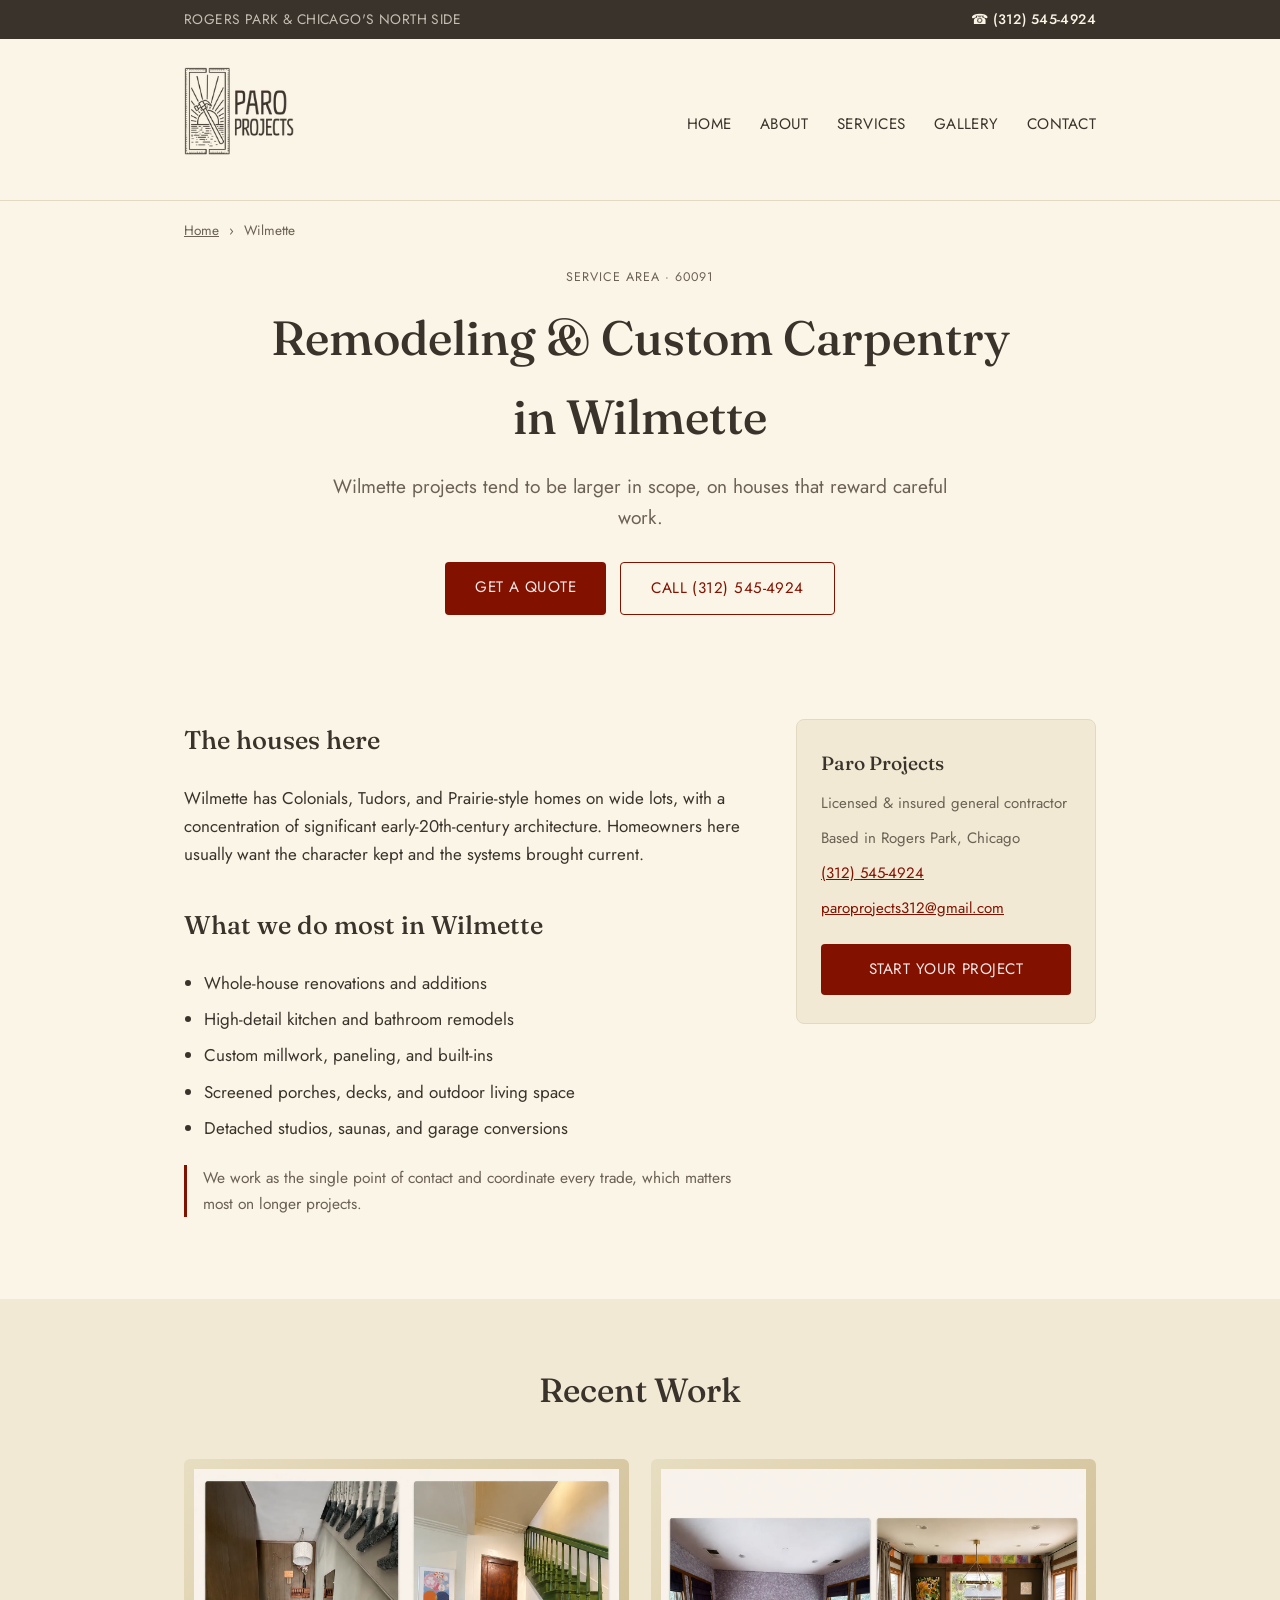
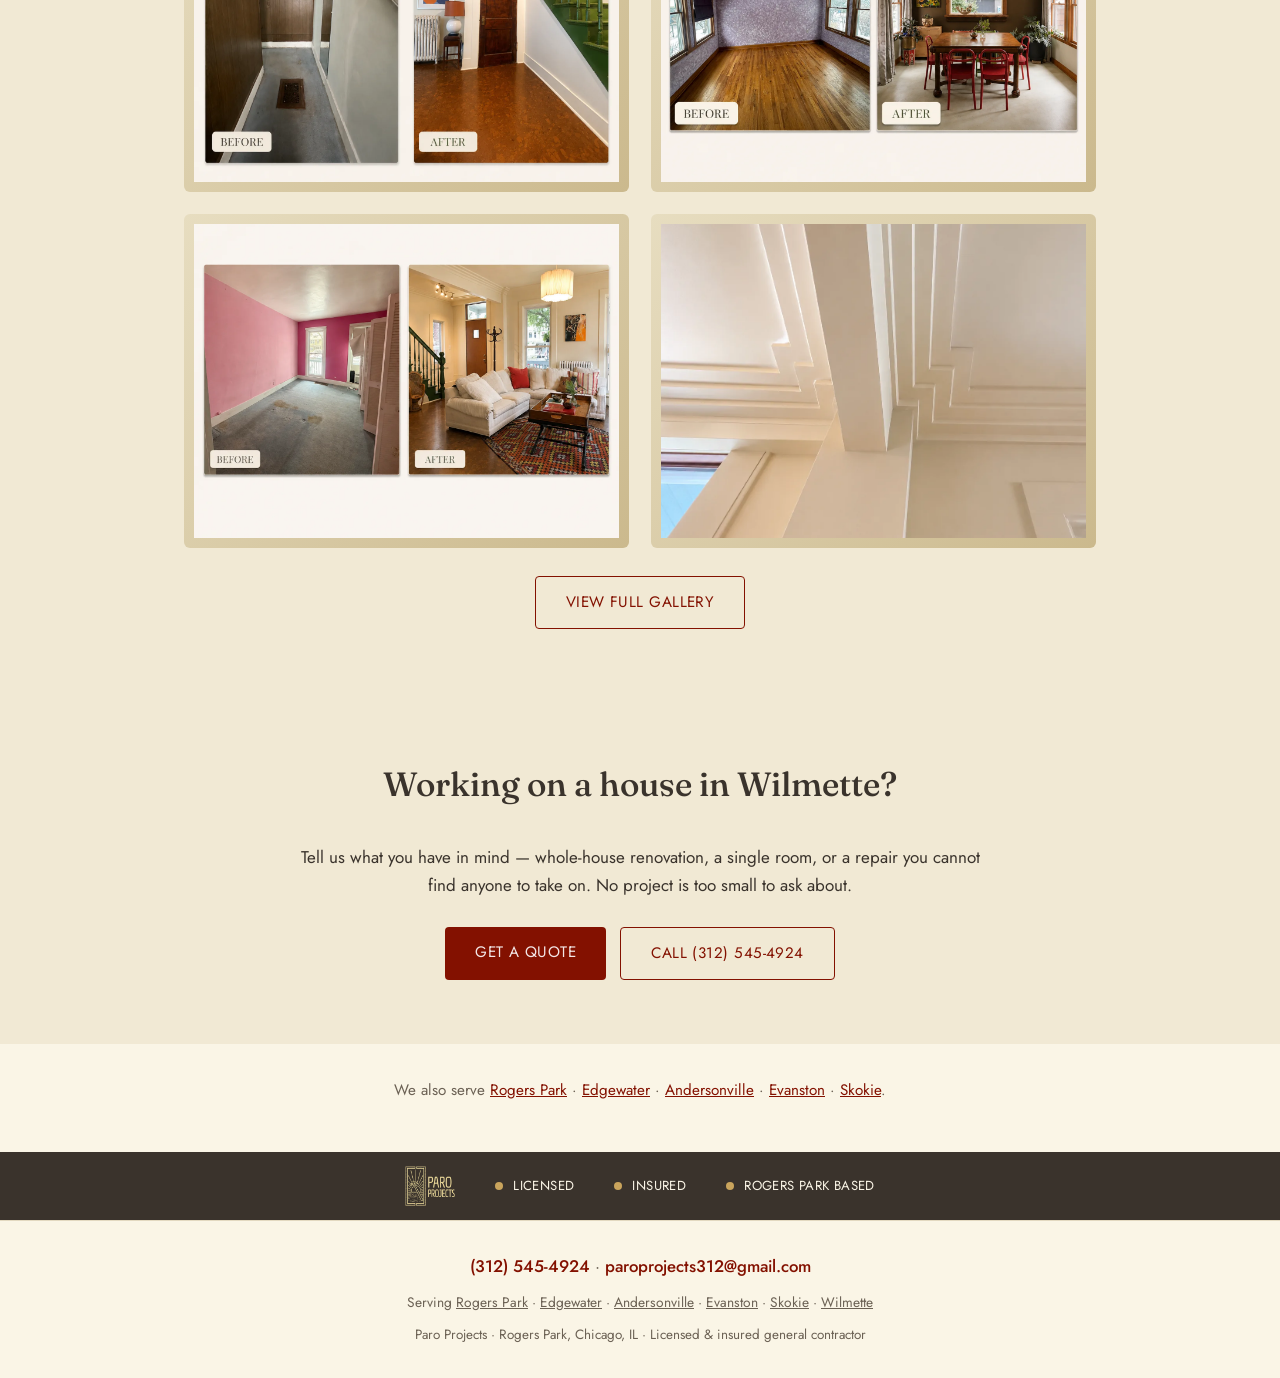
<file: wilmette.html>
<!DOCTYPE html>
<html lang="en">
<head>
<meta charset="UTF-8">
<meta name="viewport" content="width=device-width, initial-scale=1.0">
<title>Wilmette Remodeling &amp; General Contractor | Paro Projects</title>
<meta name="description" content="Licensed and insured general contractor in Wilmette. Remodeling, restoration, and custom carpentry for older homes. Call (312) 545-4924.">
<link rel="canonical" href="https://www.paroprojects.com/wilmette.html">
<meta name="theme-color" content="#831100">
<meta name="robots" content="index, follow, max-image-preview:large">
<meta name="geo.region" content="US-IL">
<meta name="geo.placename" content="Chicago">

<meta property="og:type" content="website">
<meta property="og:site_name" content="Paro Projects">
<meta property="og:title" content="Wilmette Remodeling &amp; General Contractor | Paro Projects">
<meta property="og:description" content="Licensed and insured general contractor in Wilmette. Remodeling, restoration, and custom carpentry for older homes. Call (312) 545-4924.">
<meta property="og:url" content="https://www.paroprojects.com/wilmette.html">
<meta property="og:image" content="https://www.paroprojects.com/images/chicago-dining-room-remodel-before-after.webp">
<meta property="og:locale" content="en_US">
<meta name="twitter:card" content="summary_large_image">
<meta name="twitter:title" content="Wilmette Remodeling &amp; General Contractor | Paro Projects">
<meta name="twitter:description" content="Licensed and insured general contractor in Wilmette. Remodeling, restoration, and custom carpentry for older homes. Call (312) 545-4924.">
<meta name="twitter:image" content="https://www.paroprojects.com/images/chicago-dining-room-remodel-before-after.webp">

<link rel="icon" href="favicon-32.png" sizes="32x32">
<link rel="apple-touch-icon" href="apple-touch-icon.png">

<link rel="preconnect" href="https://fonts.googleapis.com">
<link rel="preconnect" href="https://fonts.gstatic.com" crossorigin>
<link rel="stylesheet" href="https://fonts.googleapis.com/css2?family=Fraunces:opsz,wght@9..144,400;9..144,500;9..144,600&family=Jost:wght@400;500&display=swap">
<link rel="stylesheet" href="style.css">

<script type="application/ld+json">
{
  "@context": "https://schema.org",
  "@type": "Service",
  "serviceType": "Home remodeling and general contracting",
  "provider": {
    "@type": "GeneralContractor",
    "@id": "https://www.paroprojects.com/#business",
    "name": "Paro Projects",
    "telephone": "+13125454924"
  },
  "areaServed": {
    "@type": "City",
    "name": "Wilmette",
    "containedInPlace": {
      "@type": "State",
      "name": "Illinois"
    }
  },
  "description": "Remodeling, restoration, and custom carpentry for homes in Wilmette, Illinois."
}
</script>
<script type="application/ld+json">
{
  "@context": "https://schema.org",
  "@type": "BreadcrumbList",
  "itemListElement": [
    {
      "@type": "ListItem",
      "position": 1,
      "name": "Home",
      "item": "https://www.paroprojects.com/index.html"
    },
    {
      "@type": "ListItem",
      "position": 2,
      "name": "Service Areas"
    },
    {
      "@type": "ListItem",
      "position": 3,
      "name": "Wilmette"
    }
  ]
}
</script>

<script async src="https://www.googletagmanager.com/gtag/js?id=G-7SHN7VHXN6"></script>
<script>
  window.dataLayer = window.dataLayer || [];
  function gtag(){dataLayer.push(arguments);}
  gtag('js', new Date());
  gtag('config', 'G-7SHN7VHXN6');
</script>
</head>
<body>
<a class="skip-link" href="#main">Skip to content</a>

<div class="topbar">
  <div class="wrap">
    <span class="topbar-area">Rogers Park &amp; Chicago's North Side</span>
    <a class="topbar-phone" href="tel:+13125454924" data-cta="topbar-call">
      <span aria-hidden="true">&#9742;</span> (312) 545-4924
    </a>
  </div>
</div>

<header class="site-header">
  <div class="wrap">
    <div class="wordmark">
      <a href="index.html">
        <img src="images/paro-projects-logo.webp" alt="Paro Projects"
             class="logo" width="110" height="88">
      </a>
    </div>
    <nav class="main-nav" aria-label="Main">
      <ul>
        <li><a href="index.html">Home</a></li>
        <li><a href="about.html">About</a></li>
        <li><a href="services.html">Services</a></li>
        <li><a href="gallery.html">Gallery</a></li>
        <li><a href="contact.html">Contact</a></li>
      </ul>
    </nav>
  </div>
</header>

<main id="main">

<nav class="breadcrumb wrap" aria-label="Breadcrumb">
  <a href="index.html">Home</a> <span aria-hidden="true">&rsaquo;</span> <span>Wilmette</span>
</nav>

<div class="hero-text wrap area-hero">
  <p class="eyebrow">Service Area &middot; 60091</p>
  <h1>Remodeling &amp; Custom Carpentry in Wilmette</h1>
  <p class="tagline">Wilmette projects tend to be larger in scope, on houses that reward careful work.</p>
  <div class="cta-row cta-pair">
    <a href="contact.html" class="btn" data-cta="area-quote">Get a Quote</a>
    <a href="tel:+13125454924" class="btn btn-outline" data-cta="area-call">Call (312) 545-4924</a>
  </div>
</div>

<section>
  <div class="wrap">
    <div class="area-layout">
      <div class="prose area-prose">
        <h2>The houses here</h2>
        <p>Wilmette has Colonials, Tudors, and Prairie-style homes on wide lots, with a concentration of significant early-20th-century architecture. Homeowners here usually want the character kept and the systems brought current.</p>
        <h2>What we do most in Wilmette</h2>
        <ul class="area-list">
        <li>Whole-house renovations and additions</li>
        <li>High-detail kitchen and bathroom remodels</li>
        <li>Custom millwork, paneling, and built-ins</li>
        <li>Screened porches, decks, and outdoor living space</li>
        <li>Detached studios, saunas, and garage conversions</li>
        </ul>
        <p class="area-note">We work as the single point of contact and coordinate every trade, which matters most on longer projects.</p>
      </div>
      <aside class="area-aside">
        <h3>Paro Projects</h3>
        <p class="area-aside-line">Licensed &amp; insured general contractor</p>
        <p class="area-aside-line">Based in Rogers Park, Chicago</p>
        <p class="area-aside-line"><a href="tel:+13125454924" data-cta="aside-call">(312) 545-4924</a></p>
        <p class="area-aside-line"><a href="mailto:paroprojects312@gmail.com">paroprojects312@gmail.com</a></p>
        <a href="contact.html" class="btn" data-cta="aside-quote">Start Your Project</a>
      </aside>
    </div>
  </div>
</section>

<section class="alt">
  <div class="wrap">
    <h2>Recent Work</h2>
    <div class="gallery-grid">
      <div class="gallery-tile"><img src="images/rogers-park-entryway-staircase-remodel-before-after.webp" alt="Before and after of a Rogers Park entryway and staircase remodel &mdash; old house restoration and interior renovation in Chicago" width="1448" height="1086" loading="lazy" decoding="async"></div>
      <div class="gallery-tile"><img src="images/chicago-dining-room-remodel-before-after.webp" alt="Before and after of a Chicago dining room remodel with custom millwork and lighting, part of a whole-house renovation" width="1448" height="1086" loading="lazy" decoding="async"></div>
      <div class="gallery-tile"><img src="images/chicago-living-room-renovation-before-after.webp" alt="Before and after of a Chicago living room renovation, part of a whole-house home remodeling project" width="1448" height="1086" loading="lazy" decoding="async"></div>
      <div class="gallery-tile"><img src="images/custom-crown-molding-carpentry-detail.webp" alt="Custom crown molding and trim carpentry detail built by Paro Projects" width="1087" height="1040" loading="lazy" decoding="async"></div>
    </div>
    <div class="cta-row">
      <a href="gallery.html" class="btn btn-outline">View Full Gallery</a>
    </div>
  </div>
</section>


<section class="alt cta-band">
  <div class="wrap">
    <h2>Working on a house in Wilmette?</h2>
    <p class="prose" style="text-align:center;">Tell us what you have in mind &mdash; whole-house renovation, a single room, or a repair you cannot find anyone to take on. No project is too small to ask about.</p>
    <div class="cta-row cta-pair">
      <a href="contact.html" class="btn" data-cta="quote">Get a Quote</a>
      <a href="tel:+13125454924" class="btn btn-outline" data-cta="band-call">Call (312) 545-4924</a>
    </div>
  </div>
</section>


<section class="section-compact">
  <div class="wrap">
    <p class="service-list-note">We also serve <a href="rogers-park.html">Rogers Park</a> &middot; <a href="edgewater.html">Edgewater</a> &middot; <a href="andersonville.html">Andersonville</a> &middot; <a href="evanston.html">Evanston</a> &middot; <a href="skokie.html">Skokie</a>.</p>
  </div>
</section>

</main>

<div class="credentials-strip slim">
  <div class="wrap">
    <img src="images/paro-projects-logo-gold.webp" alt="" class="strip-logo"
         width="90" height="72" loading="lazy">
    <div class="credential-badge"><span class="dot"></span>Licensed</div>
    <div class="credential-badge"><span class="dot"></span>Insured</div>
    <div class="credential-badge"><span class="dot"></span>Rogers Park Based</div>
  </div>
</div>

<footer>
  <div class="wrap">
    <p class="footer-contact">
      <a href="tel:+13125454924" data-cta="footer-call">(312) 545-4924</a>
      &middot;
      <a href="mailto:paroprojects312@gmail.com">paroprojects312@gmail.com</a>
    </p>
    <p class="footer-areas">Serving <a href="rogers-park.html">Rogers Park</a> &middot; <a href="edgewater.html">Edgewater</a> &middot; <a href="andersonville.html">Andersonville</a> &middot; <a href="evanston.html">Evanston</a> &middot; <a href="skokie.html">Skokie</a> &middot; <a href="wilmette.html">Wilmette</a></p>
    <p class="footer-legal">Paro Projects &middot; Rogers Park, Chicago, IL &middot; Licensed &amp; insured general contractor</p>
  </div>
</footer>

<div class="mobile-cta" role="complementary" aria-label="Contact Paro Projects">
  <a href="tel:+13125454924" class="mobile-cta-btn call" data-cta="sticky-call">Call Now</a>
  <a href="contact.html" class="mobile-cta-btn quote" data-cta="sticky-quote">Get a Quote</a>
</div>

<script src="site.js" defer></script>
</body>
</html>
</file>
<file: style.css>
/* Paro Projects — shared site styles */
/* Fonts are loaded via <link> in each page's <head> (faster than @import). */

:root {
  --cream: #faf5e6;
  --cream-dark: #f1e9d4;
  --ink: #3a332c;
  --ink-soft: #6b6154;
  --maroon: #831100;
  --maroon-dark: #641000;
  --cream-text: #f3e7e6;
  --border: #e3d9c0;
  --max-width: 960px;
}

* {
  box-sizing: border-box;
}

html {
  scroll-behavior: smooth;
}

body {
  margin: 0;
  background: var(--cream);
  color: var(--ink);
  font-family: 'Jost', Arial, sans-serif;
  line-height: 1.65;
  font-size: 17px;
}

h1, h2, h3, .wordmark {
  font-family: 'Fraunces', Georgia, serif;
  font-weight: 500;
  color: var(--ink);
  margin: 0 0 0.5em;
}

a {
  color: var(--maroon);
}

img {
  max-width: 100%;
  display: block;
}

.wrap {
  max-width: var(--max-width);
  margin: 0 auto;
  padding: 0 24px;
}

/* ---- Header / nav ---- */

.site-header {
  padding: 28px 0 20px;
  border-bottom: 1px solid var(--border);
}

.site-header .wrap {
  display: flex;
  align-items: center;
  justify-content: space-between;
  flex-wrap: wrap;
  gap: 14px;
}

.wordmark {
  font-size: 1.6rem;
  letter-spacing: 0.02em;
  text-decoration: none;
}

.wordmark a {
  color: var(--ink);
  text-decoration: none;
}

nav.main-nav ul {
  list-style: none;
  display: flex;
  gap: 28px;
  margin: 0;
  padding: 0;
}

nav.main-nav a {
  text-decoration: none;
  color: var(--ink);
  font-size: 0.95rem;
  letter-spacing: 0.03em;
  text-transform: uppercase;
  border-bottom: 2px solid transparent;
  padding-bottom: 4px;
}

nav.main-nav a:hover,
nav.main-nav a.active {
  border-bottom-color: var(--maroon);
}

/* ---- Hero ---- */

.hero-strip {
  display: grid;
  grid-template-columns: repeat(3, 1fr);
  gap: 2px;
  background: var(--ink);
  aspect-ratio: 16/5;
  overflow: hidden;
}

.hero-strip .placeholder {
  background: linear-gradient(135deg, #d8cba4, #b9a97c);
  display: flex;
  align-items: center;
  justify-content: center;
  color: rgba(58,51,44,0.55);
  font-size: 0.85rem;
  text-align: center;
  padding: 12px;
}

.hero-text {
  text-align: center;
  padding: 64px 24px 40px;
}

.hero-text h1 {
  font-size: 3rem;
  margin-bottom: 0.3em;
}

.hero-text p.tagline {
  font-size: 1.2rem;
  color: var(--ink-soft);
  max-width: 620px;
  margin: 0 auto;
}

.cta-row {
  text-align: center;
  margin-top: 28px;
}

.btn {
  display: inline-block;
  background: var(--maroon);
  color: var(--cream-text);
  text-decoration: none;
  padding: 13px 30px;
  border-radius: 4px;
  font-size: 0.95rem;
  letter-spacing: 0.03em;
  text-transform: uppercase;
  border: none;
  cursor: pointer;
  transition: background 0.15s ease;
}

.btn:hover {
  background: var(--maroon-dark);
}

.btn-outline {
  background: transparent;
  border: 1.5px solid var(--maroon);
  color: var(--maroon);
}

/* ---- Credentials strip ---- */

.credentials-strip {
  background: var(--ink);
  padding: 20px 0;
}

.credentials-strip .wrap {
  display: flex;
  justify-content: center;
  align-items: center;
  gap: 40px;
  flex-wrap: wrap;
}

.credential-badge {
  display: flex;
  align-items: center;
  gap: 10px;
  color: var(--cream);
  font-size: 0.92rem;
  letter-spacing: 0.03em;
  text-transform: uppercase;
}

.credential-badge .dot {
  width: 8px;
  height: 8px;
  border-radius: 50%;
  background: #c9a45c;
  flex-shrink: 0;
}

.credentials-strip.slim {
  padding: 14px 0;
}

.credentials-strip.slim .credential-badge {
  font-size: 0.82rem;
}

/* ---- Sections ---- */

section {
  padding: 64px 0;
}

section.alt {
  background: var(--cream-dark);
}

section h2 {
  font-size: 2.1rem;
  text-align: center;
  margin-bottom: 0.9em;
}

.prose {
  max-width: 700px;
  margin: 0 auto;
}

.prose p {
  margin: 0 0 1.2em;
}

/* ---- Services grid ---- */

.services-grid {
  display: grid;
  grid-template-columns: repeat(auto-fit, minmax(240px, 1fr));
  gap: 28px;
  margin-top: 40px;
}

.service-card {
  background: var(--cream);
  border: 1px solid var(--border);
  border-radius: 6px;
  padding: 28px 24px;
}

.service-card h3 {
  font-size: 1.25rem;
  margin-bottom: 0.4em;
}

.service-card p {
  color: var(--ink-soft);
  font-size: 0.97rem;
  margin: 0;
}

.service-list-note {
  text-align: center;
  color: var(--ink-soft);
  margin-top: 36px;
  font-size: 0.95rem;
}

/* ---- Gallery ---- */

.gallery-grid {
  display: grid;
  grid-template-columns: repeat(auto-fit, minmax(220px, 1fr));
  gap: 16px;
  margin-top: 40px;
}

.gallery-tile {
  aspect-ratio: 4/3;
  background: linear-gradient(135deg, #e7ddc0, #cbb98d);
  border-radius: 6px;
  display: flex;
  align-items: center;
  justify-content: center;
  color: rgba(58,51,44,0.6);
  font-size: 0.85rem;
  text-align: center;
  padding: 10px;
  overflow: hidden;
}

.gallery-tile img {
  width: 100%;
  height: 100%;
  object-fit: cover;
}

/* ---- Contact / form ---- */

.contact-layout {
  display: grid;
  grid-template-columns: 1fr 1.1fr;
  gap: 56px;
  align-items: start;
}

.contact-invite h1,
.contact-invite h2 {
  text-align: left;
  font-size: 2rem;
}

.contact-invite p {
  color: var(--ink-soft);
}

.contact-invite .signature {
  margin-top: 28px;
  font-family: 'Fraunces', Georgia, serif;
  font-size: 1.15rem;
  color: var(--ink);
}

.contact-details {
  display: flex;
  flex-direction: column;
  gap: 20px;
  margin-top: 40px;
}

.contact-details h3 {
  font-size: 0.85rem;
  text-transform: uppercase;
  letter-spacing: 0.04em;
  color: var(--ink-soft);
  margin-bottom: 0.2em;
}

.contact-details p {
  margin: 0;
}

.form-card {
  background: #fffdf7;
  border: 1px solid var(--border);
  border-radius: 10px;
  padding: 36px 32px;
  box-shadow: 0 8px 24px rgba(58, 51, 44, 0.06);
}

.form-field {
  margin-bottom: 18px;
}

.form-field label {
  display: block;
  font-size: 0.88rem;
  font-weight: 500;
  margin-bottom: 6px;
  color: var(--ink);
}

.form-field .required {
  color: var(--maroon);
}

.form-field input,
.form-field select,
.form-field textarea {
  width: 100%;
  padding: 11px 13px;
  border: 1px solid var(--border);
  border-radius: 6px;
  background: var(--cream);
  font-family: 'Jost', Arial, sans-serif;
  font-size: 0.97rem;
  color: var(--ink);
}

.form-field input:focus,
.form-field select:focus,
.form-field textarea:focus {
  outline: none;
  border-color: var(--maroon);
  background: #fff;
}

.form-field textarea {
  resize: vertical;
  min-height: 70px;
}

.form-submit-row {
  text-align: right;
  margin-top: 24px;
}

.form-submit-row .btn {
  width: 100%;
}

@media (max-width: 800px) {
  .contact-layout {
    grid-template-columns: 1fr;
  }
  .contact-invite h1,
  .contact-invite h2 {
    text-align: center;
  }
}

/* ---- Footer ---- */

footer {
  border-top: 1px solid var(--border);
  padding: 32px 0;
  text-align: center;
  color: var(--ink-soft);
  font-size: 0.9rem;
}

footer a {
  color: var(--ink-soft);
}

@media (max-width: 640px) {
  .hero-text h1 { font-size: 2.2rem; }
  nav.main-nav ul { gap: 16px; flex-wrap: wrap; justify-content: center; }
  .site-header .wrap { justify-content: center; text-align: center; }
}


/* ==========================================================================
   Additions: phone CTAs, reviews, service areas, project cards, FAQ
   ========================================================================== */

.skip-link {
  position: absolute;
  left: -9999px;
  top: 0;
  background: var(--maroon);
  color: var(--cream-text);
  padding: 10px 18px;
  z-index: 200;
}
.skip-link:focus { left: 8px; top: 8px; }

:focus-visible {
  outline: 3px solid var(--maroon);
  outline-offset: 2px;
}

/* ---- Top bar with phone ---- */

.topbar {
  background: var(--ink);
  color: var(--cream);
  font-size: 0.86rem;
  letter-spacing: 0.03em;
}

.topbar .wrap {
  display: flex;
  align-items: center;
  justify-content: space-between;
  gap: 12px;
  padding-top: 8px;
  padding-bottom: 8px;
  flex-wrap: wrap;
}

.topbar-area {
  color: rgba(250, 245, 230, 0.72);
  text-transform: uppercase;
}

.topbar-phone {
  color: var(--cream);
  text-decoration: none;
  font-weight: 500;
  white-space: nowrap;
}

.topbar-phone:hover { color: #e8c88a; }

/* ---- Hero ---- */

.hero-strip { aspect-ratio: 16/6; }

.hero-tile {
  overflow: hidden;
  background: var(--cream-dark);
}

.hero-tile img {
  width: 100%;
  height: 100%;
  object-fit: cover;
}

.hero-text h1 { max-width: 780px; margin-left: auto; margin-right: auto; }

.eyebrow {
  text-transform: uppercase;
  letter-spacing: 0.08em;
  font-size: 0.78rem;
  color: var(--ink-soft);
  margin: 0 0 10px;
}

.cta-pair {
  display: flex;
  gap: 14px;
  justify-content: center;
  flex-wrap: wrap;
}

/* ---- Breadcrumb ---- */

.breadcrumb {
  padding-top: 18px;
  font-size: 0.85rem;
  color: var(--ink-soft);
}

.breadcrumb a { color: var(--ink-soft); }
.breadcrumb span[aria-hidden] { margin: 0 6px; }

/* ---- Reviews ---- */

.reviews-grid {
  display: grid;
  grid-template-columns: repeat(auto-fit, minmax(260px, 1fr));
  gap: 24px;
  margin-top: 36px;
}

.review-card {
  background: var(--cream);
  border: 1px solid var(--border);
  border-radius: 8px;
  padding: 28px 26px;
  margin: 0;
  text-align: center;
}

.review-card p {
  font-family: 'Fraunces', Georgia, serif;
  font-size: 1.12rem;
  font-style: italic;
  margin: 0 0 14px;
}

.review-card cite {
  font-style: normal;
  font-size: 0.85rem;
  letter-spacing: 0.04em;
  text-transform: uppercase;
  color: var(--ink-soft);
}

.stars {
  color: #c9a45c;
  letter-spacing: 3px;
  margin-bottom: 12px;
  font-size: 1.05rem;
}

/* ---- Service areas ---- */

.area-chips {
  display: flex;
  flex-wrap: wrap;
  gap: 12px;
  justify-content: center;
  margin-top: 32px;
}

.area-chip {
  border: 1.5px solid var(--border);
  border-radius: 999px;
  padding: 9px 22px;
  text-decoration: none;
  color: var(--ink);
  font-size: 0.93rem;
  background: var(--cream);
  transition: border-color 0.15s ease, color 0.15s ease;
}

.area-chip:hover {
  border-color: var(--maroon);
  color: var(--maroon);
}

.area-hero { padding-top: 26px; }

.area-layout {
  display: grid;
  grid-template-columns: 1fr 300px;
  gap: 52px;
  align-items: start;
}

.area-prose { max-width: none; margin: 0; }
.area-prose h2 { text-align: left; font-size: 1.6rem; margin-top: 1.4em; }
.area-prose h2:first-child { margin-top: 0; }

.area-list {
  margin: 0 0 1.4em;
  padding-left: 20px;
}

.area-list li { margin-bottom: 8px; }

.area-note {
  border-left: 3px solid var(--maroon);
  padding-left: 16px;
  color: var(--ink-soft);
  font-size: 0.97rem;
}

.area-aside {
  background: var(--cream-dark);
  border: 1px solid var(--border);
  border-radius: 8px;
  padding: 28px 24px;
  position: sticky;
  top: 24px;
}

.area-aside h3 { font-size: 1.2rem; margin-bottom: 0.6em; }

.area-aside-line {
  margin: 0 0 10px;
  font-size: 0.94rem;
  color: var(--ink-soft);
}

.area-aside .btn { width: 100%; text-align: center; margin-top: 14px; }

/* ---- Project cards (gallery) ---- */

.project-grid {
  display: grid;
  grid-template-columns: repeat(auto-fit, minmax(320px, 1fr));
  gap: 32px;
  margin-top: 40px;
}

.project-card {
  margin: 0;
  background: var(--cream);
  border: 1px solid var(--border);
  border-radius: 8px;
  overflow: hidden;
}

.project-card img {
  width: 100%;
  height: auto;
  aspect-ratio: 4/3;
  object-fit: cover;
}

.project-card figcaption { padding: 22px 24px 26px; }

.project-place {
  text-transform: uppercase;
  letter-spacing: 0.07em;
  font-size: 0.75rem;
  color: var(--ink-soft);
  margin: 0 0 6px;
}

.project-card h3 { font-size: 1.22rem; margin-bottom: 0.4em; }

.project-card figcaption p:last-child {
  margin: 0;
  color: var(--ink-soft);
  font-size: 0.95rem;
}

/* ---- FAQ ---- */

.faq-list {
  max-width: 760px;
  margin: 36px auto 0;
}

.faq {
  border-bottom: 1px solid var(--border);
  padding: 4px 0;
}

.faq summary {
  cursor: pointer;
  padding: 16px 0;
  font-family: 'Fraunces', Georgia, serif;
  font-size: 1.1rem;
  list-style: none;
  position: relative;
  padding-right: 32px;
}

.faq summary::-webkit-details-marker { display: none; }

.faq summary::after {
  content: "+";
  position: absolute;
  right: 4px;
  top: 50%;
  transform: translateY(-50%);
  color: var(--maroon);
  font-size: 1.4rem;
  line-height: 1;
}

.faq[open] summary::after { content: "\2212"; }

.faq p {
  margin: 0 0 18px;
  color: var(--ink-soft);
}

/* ---- Contact page ---- */

.contact-primary {
  background: var(--cream-dark);
  border: 1px solid var(--border);
  border-radius: 8px;
  padding: 22px 24px;
  margin-bottom: 28px;
  text-align: center;
}

.phone-big {
  font-family: 'Fraunces', Georgia, serif;
  font-size: 1.85rem;
  text-decoration: none;
  color: var(--maroon);
  display: block;
}

.phone-note {
  margin: 6px 0 0;
  font-size: 0.9rem;
  color: var(--ink-soft);
}

.form-heading {
  font-size: 1.35rem;
  text-align: left;
  margin-bottom: 1em;
}

.form-reassure {
  margin: 14px 0 0;
  font-size: 0.84rem;
  color: var(--ink-soft);
  text-align: center;
}

.cta-band .prose { margin-bottom: 4px; }

/* ---- Footer ---- */

.footer-contact {
  font-size: 1.05rem;
  margin: 0 0 10px;
}

.footer-contact a {
  color: var(--maroon);
  text-decoration: none;
  font-weight: 500;
}

.footer-areas { margin: 0 0 10px; font-size: 0.86rem; }
.footer-legal { margin: 0; font-size: 0.84rem; }

/* ---- Sticky mobile call bar ---- */

.mobile-cta { display: none; }

@media (max-width: 720px) {
  .mobile-cta {
    display: grid;
    grid-template-columns: 1fr 1fr;
    position: fixed;
    left: 0;
    right: 0;
    bottom: 0;
    z-index: 100;
    box-shadow: 0 -2px 14px rgba(58, 51, 44, 0.18);
  }

  .mobile-cta-btn {
    text-align: center;
    padding: 15px 8px;
    text-decoration: none;
    font-size: 0.95rem;
    letter-spacing: 0.03em;
    text-transform: uppercase;
  }

  .mobile-cta-btn.call { background: var(--maroon); color: var(--cream-text); }
  .mobile-cta-btn.quote { background: var(--ink); color: var(--cream); }

  body { padding-bottom: 54px; }
}

/* ---- Responsive ---- */

@media (max-width: 900px) {
  .area-layout { grid-template-columns: 1fr; gap: 36px; }
  .area-aside { position: static; }
}

@media (max-width: 640px) {
  .hero-strip { aspect-ratio: 4/3; grid-template-columns: 1fr; }
  .hero-strip .hero-tile:nth-child(n+2) { display: none; }
  .topbar .wrap { justify-content: center; }
  .topbar-area { display: none; }
  .cta-pair { flex-direction: column; align-items: stretch; }
  .cta-pair .btn { width: 100%; text-align: center; }
  .phone-big { font-size: 1.55rem; }
  section { padding: 48px 0; }
}

/* ---- Text-only hero (no top banner) ---- */

.hero-plain {
  padding-top: 72px;
  padding-bottom: 8px;
  border-bottom: 1px solid var(--border);
  padding-bottom: 56px;
}

/* ---- Logo ---- */

.wordmark a { display: inline-flex; align-items: center; }

.wordmark .logo {
  height: 44px;
  width: auto;
  display: block;
}

/* ---- Wide project card (triptychs / panoramas) ---- */

.project-card-wide { grid-column: 1 / -1; }

.project-card-wide img { aspect-ratio: 3/2; }

@media (max-width: 640px) {
  .project-card-wide img { aspect-ratio: 4/3; }
  .hero-plain { padding-top: 44px; padding-bottom: 40px; }
}

/* ---- Grid balance fixes ---- */

@media (min-width: 900px) {
  /* 4-card homepage teaser reads better as 2x2 than 3+1 */
  .services-grid.teaser { grid-template-columns: repeat(2, 1fr); }
  /* before/after composites need width to be legible */
  .gallery-grid { grid-template-columns: repeat(2, 1fr); gap: 22px; }
}

.section-compact { padding: 34px 0; }
.section-compact .service-list-note { margin-top: 0; }

/* Three reviews sit better as a 3-up row than auto-fit's uneven wrap */
@media (min-width: 820px) {
  .reviews-grid.reviews-3 { grid-template-columns: repeat(3, 1fr); }
  .reviews-grid.reviews-4 { grid-template-columns: repeat(2, 1fr); }
}

/* Multi-review layouts read better left-aligned than centred */
.reviews-grid.reviews-3 .review-card,
.reviews-grid.reviews-4 .review-card,
.reviews-grid.reviews-3 .stars,
.reviews-grid.reviews-4 .stars { text-align: left; }

.review-card p { font-size: 1.02rem; line-height: 1.6; }
.reviews-grid.reviews-4 .review-card { display: flex; flex-direction: column; }
.reviews-grid.reviews-4 .review-card p { flex: 1; }

/* ---- Logo ---- */

.wordmark .logo { height: 88px; width: auto; }

.strip-logo {
  height: 40px;
  width: auto;
  opacity: 0.95;
}

@media (max-width: 640px) {
  .wordmark .logo { height: 66px; }
  .strip-logo { display: none; }
}

/* ---- Review attribution ---- */

.review-ctx {
  display: block;
  text-transform: none;
  letter-spacing: 0;
  font-size: 0.82rem;
  color: var(--ink-soft);
  opacity: 0.85;
  margin-top: 2px;
}

/* ---- Project story cards (structural / case studies) ---- */

.story-list {
  display: flex;
  flex-direction: column;
  gap: 28px;
  max-width: 780px;
  margin: 40px auto 0;
}

.project-story {
  background: var(--cream);
  border: 1px solid var(--border);
  border-left: 4px solid var(--maroon);
  border-radius: 8px;
  padding: 36px 40px;
  text-align: left;
}

.project-story .eyebrow { margin-bottom: 8px; text-align: left; }

.project-story h4 {
  font-size: 1.15rem;
  margin: 1.6em 0 0.5em;
}

.story-photo {
  margin: 4px 0 24px;
  border-radius: 6px;
  overflow: hidden;
  border: 1px solid var(--border);
}

.story-photo img {
  width: 100%;
  height: auto;
}

.project-story h3 {
  font-size: 1.6rem;
  margin-bottom: 0.6em;
}

.project-story p {
  margin: 0 0 1.2em;
  color: var(--ink);
}

.project-story p:last-of-type { margin-bottom: 0; }

.story-stats {
  display: grid;
  grid-template-columns: repeat(4, 1fr);
  gap: 20px;
  margin-top: 28px;
  padding-top: 24px;
  border-top: 1px solid var(--border);
}

.story-stat .label {
  text-transform: uppercase;
  letter-spacing: 0.07em;
  font-size: 0.72rem;
  color: var(--ink-soft);
  margin: 0 0 4px;
}

.story-stat .value {
  margin: 0;
  font-size: 0.95rem;
  color: var(--ink);
}

@media (max-width: 640px) {
  .story-stats { grid-template-columns: repeat(2, 1fr); gap: 20px 16px; }
  .project-story { padding: 28px 24px; }
}

/* ---- Structural teaser (services page) ---- */

.structural-teaser {
  display: grid;
  grid-template-columns: 280px 1fr;
  gap: 32px;
  align-items: center;
  background: var(--cream-dark);
  border: 1px solid var(--border);
  border-radius: 10px;
  padding: 28px;
  margin-top: 40px;
}

.structural-teaser img {
  border-radius: 8px;
  aspect-ratio: 4/3;
  object-fit: cover;
  width: 100%;
  height: auto;
}

.structural-teaser h2 {
  text-align: left;
  font-size: 1.6rem;
  margin-bottom: 0.4em;
}

.structural-teaser p {
  color: var(--ink-soft);
  margin: 0 0 1.2em;
}

@media (max-width: 700px) {
  .structural-teaser { grid-template-columns: 1fr; }
}

/* ---- Pull quotes (structural carpentry page) ---- */

.pull-quote {
  font-family: 'Fraunces', Georgia, serif;
  font-style: italic;
  font-size: 1.3rem;
  text-align: center;
  color: var(--ink);
  max-width: 620px;
  margin: 36px auto;
}

/* ---- Structural problem checklist ---- */

.problem-list {
  display: grid;
  grid-template-columns: repeat(2, 1fr);
  gap: 14px 32px;
  max-width: 820px;
  margin: 32px auto 0;
  padding: 0;
  list-style: none;
}

.problem-list li {
  position: relative;
  padding-left: 22px;
  color: var(--ink);
  font-size: 0.97rem;
}

.problem-list li::before {
  content: "";
  position: absolute;
  left: 0;
  top: 0.55em;
  width: 8px;
  height: 8px;
  border-radius: 50%;
  background: var(--maroon);
}

@media (max-width: 640px) {
  .problem-list { grid-template-columns: 1fr; }
}

/* ---- Jump-to nav (structural carpentry page) ---- */

.jump-nav {
  display: flex;
  flex-wrap: wrap;
  align-items: center;
  justify-content: center;
  gap: 8px 20px;
  max-width: 820px;
  margin: 28px auto 0;
  padding: 16px 24px;
  background: var(--cream-dark);
  border: 1px solid var(--border);
  border-radius: 14px;
  text-align: center;
}

.jump-nav-label {
  text-transform: uppercase;
  letter-spacing: 0.06em;
  font-size: 0.78rem;
  color: var(--ink-soft);
}

.jump-nav a {
  color: var(--maroon);
  text-decoration: none;
  font-size: 0.92rem;
  border-bottom: 1px solid transparent;
}

.jump-nav a:hover {
  border-bottom-color: var(--maroon);
}

@media (max-width: 640px) {
  .jump-nav { border-radius: 14px; padding: 16px 20px; }
}
</file>
